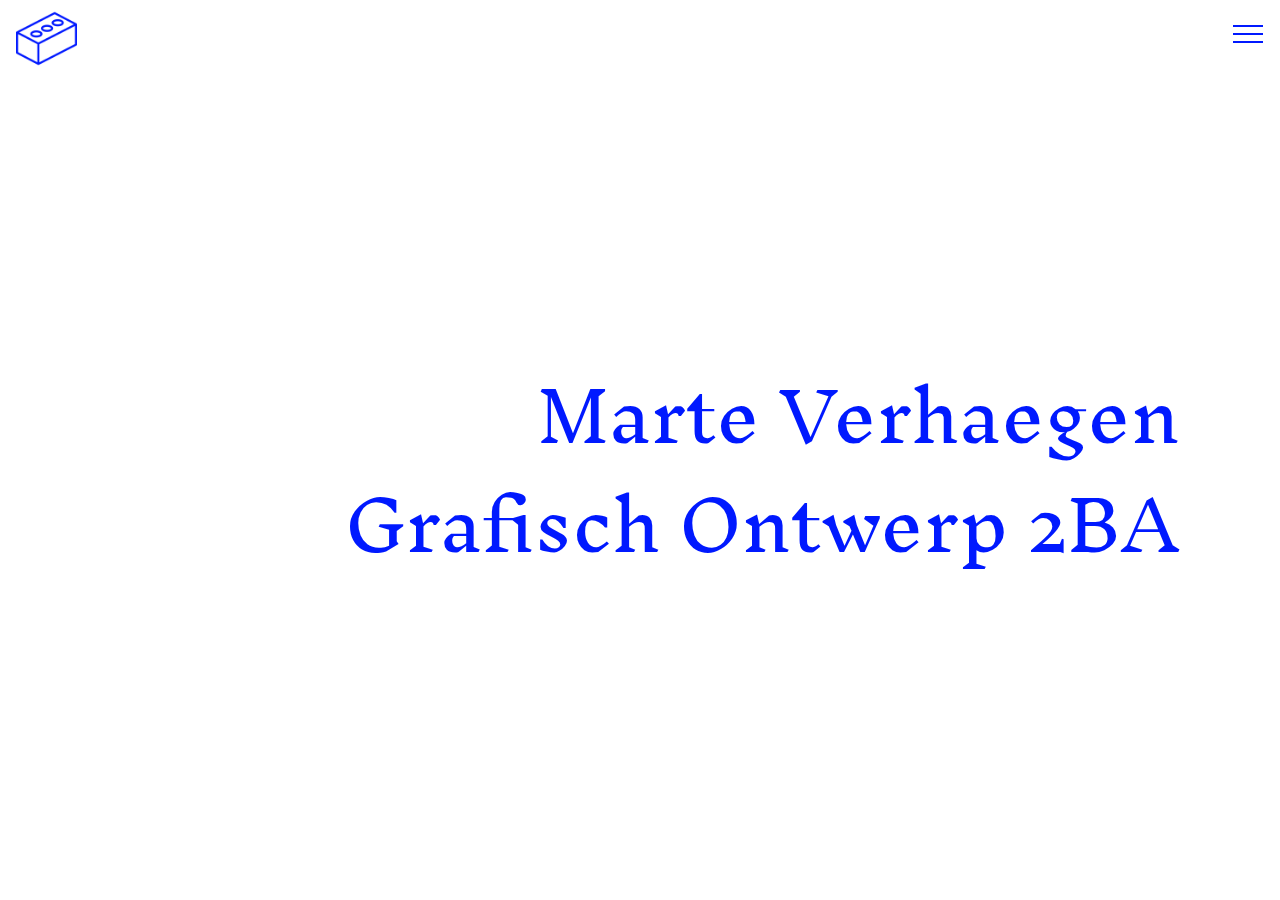
<file: index.html>
<!DOCTYPE html>
<html >
<head>
  <!-- Site made with Mobirise Website Builder v4.8.3, https://mobirise.com -->
  <meta charset="UTF-8">
  <meta http-equiv="X-UA-Compatible" content="IE=edge">
  <meta name="generator" content="Mobirise v4.8.3, mobirise.com">
  <meta name="viewport" content="width=device-width, initial-scale=1, minimum-scale=1">
  <link rel="shortcut icon" href="assets/images/2.svg" type="image/x-icon">
  <meta name="description" content="">
  <title>Home</title>
  <link rel="stylesheet" href="assets/web/assets/mobirise-icons/mobirise-icons.css">
  <link rel="stylesheet" href="assets/tether/tether.min.css">
  <link rel="stylesheet" href="assets/bootstrap/css/bootstrap.min.css">
  <link rel="stylesheet" href="assets/bootstrap/css/bootstrap-grid.min.css">
  <link rel="stylesheet" href="assets/bootstrap/css/bootstrap-reboot.min.css">
  <link rel="stylesheet" href="assets/dropdown/css/style.css">
  <link rel="stylesheet" href="assets/theme/css/style.css">
  <link rel="stylesheet" href="assets/mobirise/css/mbr-additional.css" type="text/css">
  
  
  
</head>
<body>
  <section class="menu cid-qTkzRZLJNu" once="menu" id="menu1-0">

    

    <nav class="navbar navbar-expand beta-menu navbar-dropdown align-items-center navbar-fixed-top collapsed">
        <button class="navbar-toggler navbar-toggler-right" type="button" data-toggle="collapse" data-target="#navbarSupportedContent" aria-controls="navbarSupportedContent" aria-expanded="false" aria-label="Toggle navigation">
            <div class="hamburger">
                <span></span>
                <span></span>
                <span></span>
                <span></span>
            </div>
        </button>
        <div class="menu-logo">
            <div class="navbar-brand">
                <span class="navbar-logo">
                    <a href="index.html">
                         <img src="assets/images/brick-copy2-142x142.png" alt="home" title="" style="height: 3.8rem;">
                    </a>
                </span>
                <span class="navbar-caption-wrap"><a class="navbar-caption text-primary display-5" href="index.html"></a></span>
            </div>
        </div>
        <div class="collapse navbar-collapse" id="navbarSupportedContent">
            <ul class="navbar-nav nav-dropdown nav-right" data-app-modern-menu="true"><li class="nav-item dropdown">
                    <a class="nav-link link text-primary display-5" href="work.html" aria-expanded="true">
                        
                        Werk</a>
                </li><li class="nav-item"><a class="nav-link link text-primary display-5" href="anders.html" aria-expanded="true">
                        
                        Anders</a></li><li class="nav-item">
                    <a class="nav-link link text-primary display-5" href="contact.html">Contact</a>
                </li></ul>
            
        </div>
    </nav>
</section>

<section class="engine"><a href="https://mobiri.se/c">free website builder</a></section><section class="mbr-section content4 cid-r5qJXlIx6B" id="content4-9">

    

    <div class="container">
        <div class="media-container-row">
            <div class="title col-12 col-md-8">
                
                
                
            </div>
        </div>
    </div>
</section>

<section once="" class="cid-r5qJgAI647" id="footer6-7">

    

    

    <div class="container">
        <div class="media-container-row align-center mbr-white">
            <div class="col-12">
                <p class="mbr-text mb-0 mbr-fonts-style display-1">
                    Marte Verhaegen<br>Grafisch Ontwerp 2BA</p>
            </div>
        </div>
    </div>
</section>


  <script src="assets/web/assets/jquery/jquery.min.js"></script>
  <script src="assets/popper/popper.min.js"></script>
  <script src="assets/tether/tether.min.js"></script>
  <script src="assets/bootstrap/js/bootstrap.min.js"></script>
  <script src="assets/smoothscroll/smooth-scroll.js"></script>
  <script src="assets/dropdown/js/script.min.js"></script>
  <script src="assets/touchswipe/jquery.touch-swipe.min.js"></script>
  <script src="assets/theme/js/script.js"></script>
  
  
</body>
</html>
</file>
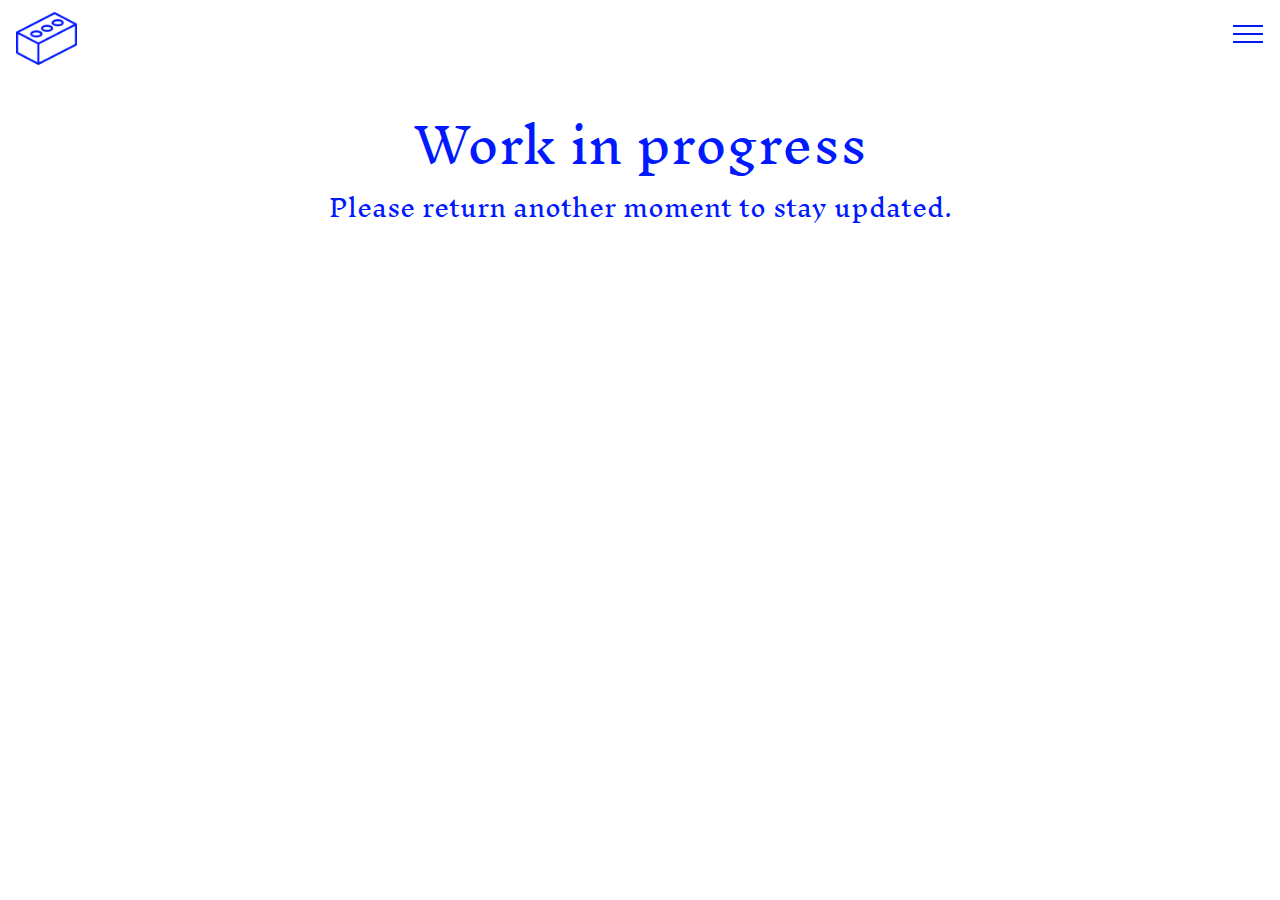
<file: anders.html>
<!DOCTYPE html>
<html >
<head>
  <!-- Site made with Mobirise Website Builder v4.8.3, https://mobirise.com -->
  <meta charset="UTF-8">
  <meta http-equiv="X-UA-Compatible" content="IE=edge">
  <meta name="generator" content="Mobirise v4.8.3, mobirise.com">
  <meta name="viewport" content="width=device-width, initial-scale=1, minimum-scale=1">
  <link rel="shortcut icon" href="assets/images/2.svg" type="image/x-icon">
  <meta name="description" content="Site Builder Description">
  <title>Anders</title>
  <link rel="stylesheet" href="assets/web/assets/mobirise-icons/mobirise-icons.css">
  <link rel="stylesheet" href="assets/tether/tether.min.css">
  <link rel="stylesheet" href="assets/bootstrap/css/bootstrap.min.css">
  <link rel="stylesheet" href="assets/bootstrap/css/bootstrap-grid.min.css">
  <link rel="stylesheet" href="assets/bootstrap/css/bootstrap-reboot.min.css">
  <link rel="stylesheet" href="assets/dropdown/css/style.css">
  <link rel="stylesheet" href="assets/theme/css/style.css">
  <link rel="stylesheet" href="assets/mobirise/css/mbr-additional.css" type="text/css">
  
  
  
</head>
<body>
  <section class="menu cid-qTkzRZLJNu" once="menu" id="menu1-j">

    

    <nav class="navbar navbar-expand beta-menu navbar-dropdown align-items-center navbar-fixed-top collapsed">
        <button class="navbar-toggler navbar-toggler-right" type="button" data-toggle="collapse" data-target="#navbarSupportedContent" aria-controls="navbarSupportedContent" aria-expanded="false" aria-label="Toggle navigation">
            <div class="hamburger">
                <span></span>
                <span></span>
                <span></span>
                <span></span>
            </div>
        </button>
        <div class="menu-logo">
            <div class="navbar-brand">
                <span class="navbar-logo">
                    <a href="index.html">
                         <img src="assets/images/brick-copy2-142x142.png" alt="home" title="" style="height: 3.8rem;">
                    </a>
                </span>
                <span class="navbar-caption-wrap"><a class="navbar-caption text-primary display-5" href="index.html"></a></span>
            </div>
        </div>
        <div class="collapse navbar-collapse" id="navbarSupportedContent">
            <ul class="navbar-nav nav-dropdown nav-right" data-app-modern-menu="true"><li class="nav-item dropdown">
                    <a class="nav-link link text-primary display-5" href="work.html" aria-expanded="true">
                        
                        Werk</a>
                </li><li class="nav-item"><a class="nav-link link text-primary display-5" href="anders.html" aria-expanded="true">
                        
                        Anders</a></li><li class="nav-item">
                    <a class="nav-link link text-primary display-5" href="contact.html">Contact</a>
                </li></ul>
            
        </div>
    </nav>
</section>

<section class="engine"><a href="https://mobiri.se">Mobirise</a></section><section class="mbr-section content4 cid-r65smQIszg" id="content4-3">

    

    <div class="container">
        <div class="media-container-row">
            <div class="title col-12 col-md-8">
                <h2 class="align-center pb-3 mbr-fonts-style display-2">Work in progress</h2>
                <h3 class="mbr-section-subtitle align-center mbr-light mbr-fonts-style display-5">
                    Please return another moment to stay updated.</h3>
                
            </div>
        </div>
    </div>
</section>


  <script src="assets/web/assets/jquery/jquery.min.js"></script>
  <script src="assets/popper/popper.min.js"></script>
  <script src="assets/tether/tether.min.js"></script>
  <script src="assets/bootstrap/js/bootstrap.min.js"></script>
  <script src="assets/smoothscroll/smooth-scroll.js"></script>
  <script src="assets/dropdown/js/script.min.js"></script>
  <script src="assets/touchswipe/jquery.touch-swipe.min.js"></script>
  <script src="assets/theme/js/script.js"></script>
  
  
</body>
</html>
</file>
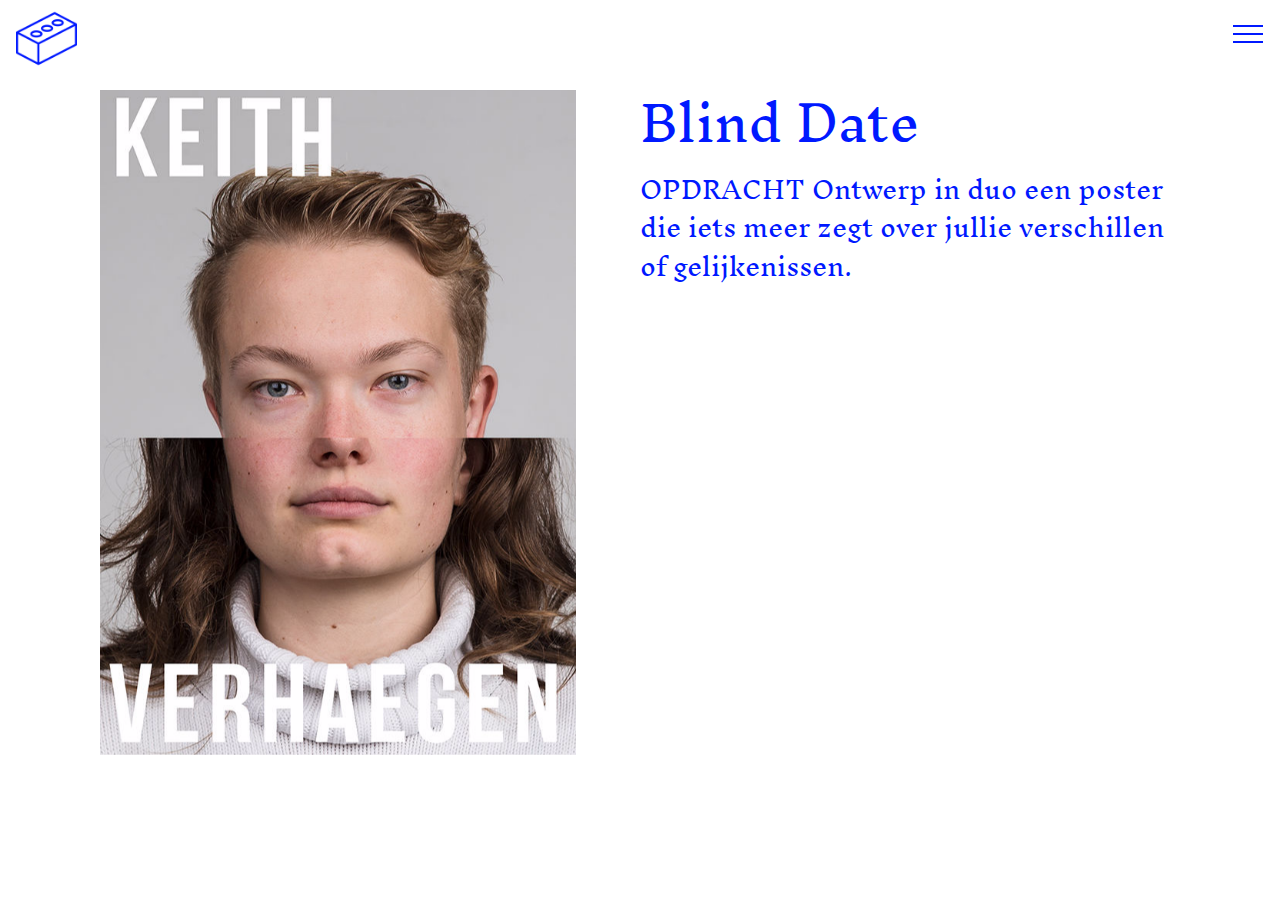
<file: blinddate.html>
<!DOCTYPE html>
<html >
<head>
  <!-- Site made with Mobirise Website Builder v4.8.3, https://mobirise.com -->
  <meta charset="UTF-8">
  <meta http-equiv="X-UA-Compatible" content="IE=edge">
  <meta name="generator" content="Mobirise v4.8.3, mobirise.com">
  <meta name="viewport" content="width=device-width, initial-scale=1, minimum-scale=1">
  <link rel="shortcut icon" href="assets/images/2.svg" type="image/x-icon">
  <meta name="description" content="Website Builder Description">
  <title>Blind Date</title>
  <link rel="stylesheet" href="assets/web/assets/mobirise-icons/mobirise-icons.css">
  <link rel="stylesheet" href="assets/tether/tether.min.css">
  <link rel="stylesheet" href="assets/bootstrap/css/bootstrap.min.css">
  <link rel="stylesheet" href="assets/bootstrap/css/bootstrap-grid.min.css">
  <link rel="stylesheet" href="assets/bootstrap/css/bootstrap-reboot.min.css">
  <link rel="stylesheet" href="assets/dropdown/css/style.css">
  <link rel="stylesheet" href="assets/theme/css/style.css">
  <link rel="stylesheet" href="assets/mobirise/css/mbr-additional.css" type="text/css">
  
  
  
</head>
<body>
  <section class="menu cid-qTkzRZLJNu" once="menu" id="menu1-5">

    

    <nav class="navbar navbar-expand beta-menu navbar-dropdown align-items-center navbar-fixed-top collapsed">
        <button class="navbar-toggler navbar-toggler-right" type="button" data-toggle="collapse" data-target="#navbarSupportedContent" aria-controls="navbarSupportedContent" aria-expanded="false" aria-label="Toggle navigation">
            <div class="hamburger">
                <span></span>
                <span></span>
                <span></span>
                <span></span>
            </div>
        </button>
        <div class="menu-logo">
            <div class="navbar-brand">
                <span class="navbar-logo">
                    <a href="index.html">
                         <img src="assets/images/brick-copy2-142x142.png" alt="home" title="" style="height: 3.8rem;">
                    </a>
                </span>
                <span class="navbar-caption-wrap"><a class="navbar-caption text-primary display-5" href="index.html"></a></span>
            </div>
        </div>
        <div class="collapse navbar-collapse" id="navbarSupportedContent">
            <ul class="navbar-nav nav-dropdown nav-right" data-app-modern-menu="true"><li class="nav-item dropdown">
                    <a class="nav-link link text-primary display-5" href="work.html" aria-expanded="true">
                        
                        Werk</a>
                </li><li class="nav-item"><a class="nav-link link text-primary display-5" href="anders.html" aria-expanded="true">
                        
                        Anders</a></li><li class="nav-item">
                    <a class="nav-link link text-primary display-5" href="contact.html">Contact</a>
                </li></ul>
            
        </div>
    </nav>
</section>

<section class="engine"><a href="https://mobiri.se/d">free web maker</a></section><section class="features11 cid-r5g5FzavtJ" id="features11-6">

    

    

    <div class="container">   
        <div class="col-md-12">
            <div class="media-container-row">
                <div class="mbr-figure" style="width: 50%;">
                    <img src="assets/images/1-1-620x877.jpg" alt="Mobirise" title="">
                </div>
                <div class=" align-left aside-content">
                    <h2 class="mbr-title pt-2 mbr-fonts-style display-2">
                        Blind Date</h2>
                    <div class="mbr-section-text">
                        <p class="mbr-text mb-5 pt-3 mbr-light mbr-fonts-style display-5">OPDRACHT Ontwerp in duo een poster die iets meer zegt over jullie verschillen of gelijkenissen.</p>
                    </div>

                    
                </div>
            </div>
        </div> 
    </div>          
</section>


  <script src="assets/web/assets/jquery/jquery.min.js"></script>
  <script src="assets/popper/popper.min.js"></script>
  <script src="assets/tether/tether.min.js"></script>
  <script src="assets/bootstrap/js/bootstrap.min.js"></script>
  <script src="assets/smoothscroll/smooth-scroll.js"></script>
  <script src="assets/dropdown/js/script.min.js"></script>
  <script src="assets/touchswipe/jquery.touch-swipe.min.js"></script>
  <script src="assets/theme/js/script.js"></script>
  
  
</body>
</html>
</file>
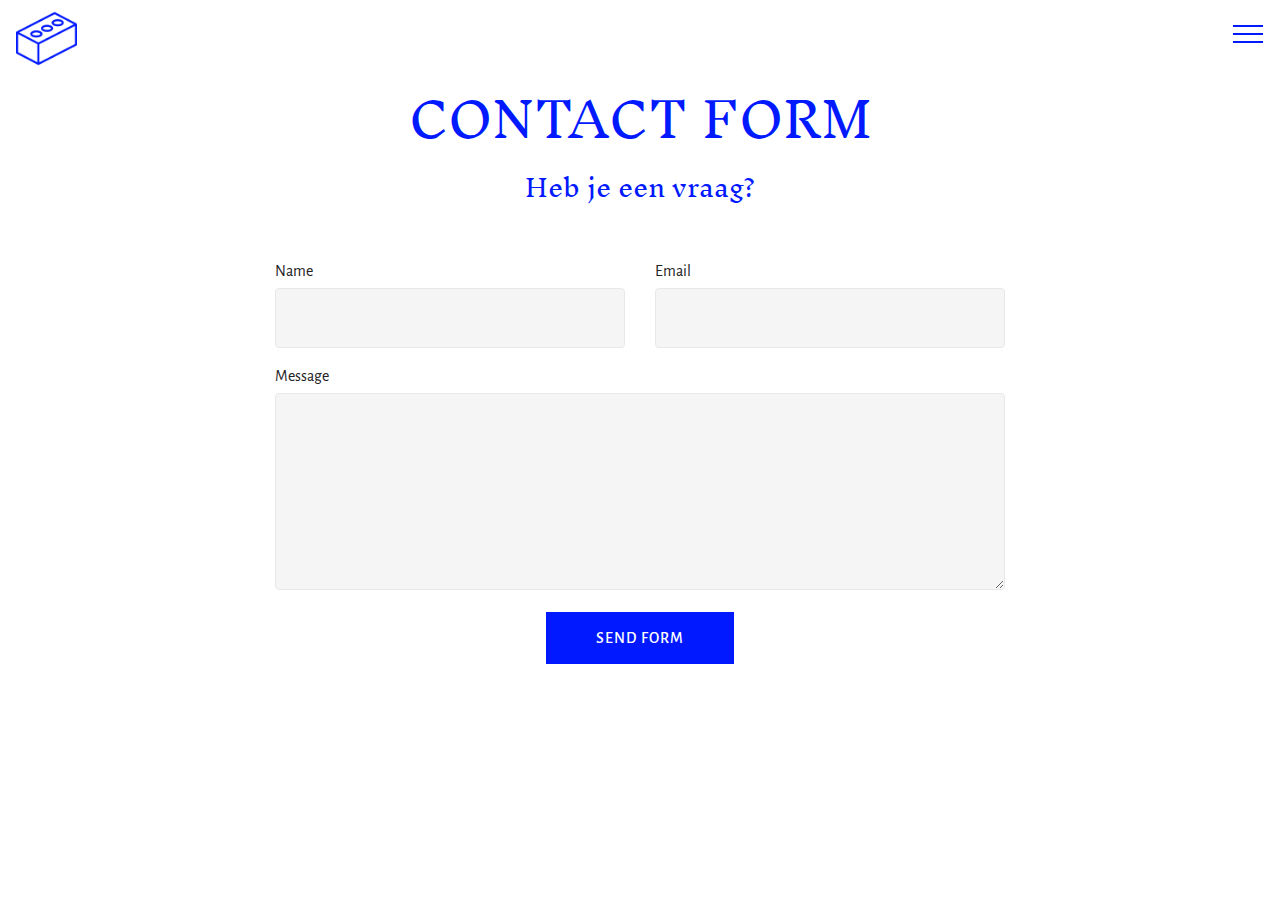
<file: contact.html>
<!DOCTYPE html>
<html >
<head>
  <!-- Site made with Mobirise Website Builder v4.8.3, https://mobirise.com -->
  <meta charset="UTF-8">
  <meta http-equiv="X-UA-Compatible" content="IE=edge">
  <meta name="generator" content="Mobirise v4.8.3, mobirise.com">
  <meta name="viewport" content="width=device-width, initial-scale=1, minimum-scale=1">
  <link rel="shortcut icon" href="assets/images/2.svg" type="image/x-icon">
  <meta name="description" content="Contact Page">
  <title>Contact</title>
  <link rel="stylesheet" href="assets/web/assets/mobirise-icons/mobirise-icons.css">
  <link rel="stylesheet" href="assets/tether/tether.min.css">
  <link rel="stylesheet" href="assets/bootstrap/css/bootstrap.min.css">
  <link rel="stylesheet" href="assets/bootstrap/css/bootstrap-grid.min.css">
  <link rel="stylesheet" href="assets/bootstrap/css/bootstrap-reboot.min.css">
  <link rel="stylesheet" href="assets/dropdown/css/style.css">
  <link rel="stylesheet" href="assets/theme/css/style.css">
  <link rel="stylesheet" href="assets/mobirise/css/mbr-additional.css" type="text/css">
  
  
  
</head>
<body>
  <section class="menu cid-qTkzRZLJNu" once="menu" id="menu1-4">

    

    <nav class="navbar navbar-expand beta-menu navbar-dropdown align-items-center navbar-fixed-top collapsed">
        <button class="navbar-toggler navbar-toggler-right" type="button" data-toggle="collapse" data-target="#navbarSupportedContent" aria-controls="navbarSupportedContent" aria-expanded="false" aria-label="Toggle navigation">
            <div class="hamburger">
                <span></span>
                <span></span>
                <span></span>
                <span></span>
            </div>
        </button>
        <div class="menu-logo">
            <div class="navbar-brand">
                <span class="navbar-logo">
                    <a href="index.html">
                         <img src="assets/images/brick-copy2-142x142.png" alt="home" title="" style="height: 3.8rem;">
                    </a>
                </span>
                <span class="navbar-caption-wrap"><a class="navbar-caption text-primary display-5" href="index.html"></a></span>
            </div>
        </div>
        <div class="collapse navbar-collapse" id="navbarSupportedContent">
            <ul class="navbar-nav nav-dropdown nav-right" data-app-modern-menu="true"><li class="nav-item dropdown">
                    <a class="nav-link link text-primary display-5" href="work.html" aria-expanded="true">
                        
                        Werk</a>
                </li><li class="nav-item"><a class="nav-link link text-primary display-5" href="anders.html" aria-expanded="true">
                        
                        Anders</a></li><li class="nav-item">
                    <a class="nav-link link text-primary display-5" href="contact.html">Contact</a>
                </li></ul>
            
        </div>
    </nav>
</section>

<section class="engine"><a href="https://mobiri.se/l">free web templates</a></section><section class="mbr-section form1 cid-r60DtrIut7" id="form1-3">

    

    
    <div class="container">
        <div class="row justify-content-center">
            <div class="title col-12 col-lg-8">
                <h2 class="mbr-section-title align-center pb-3 mbr-fonts-style display-2">
                    CONTACT FORM
                </h2>
                <h3 class="mbr-section-subtitle align-center mbr-light pb-3 mbr-fonts-style display-5">
                    Heb je een vraag?</h3>
            </div>
        </div>
    </div>
    <div class="container">
        <div class="row justify-content-center">
            <div class="media-container-column col-lg-8" data-form-type="formoid">
                    <div data-form-alert="" hidden="">Thanks for filling out the form!</div>
            
                    <form class="mbr-form" action="https://mobirise.com/" method="post" data-form-title="Mobirise Form"><input type="hidden" name="email" data-form-email="true" value="Bzcrq5H9oIPsOJya5mhY48+mp+0Njv9CUehp17NjZZvFA7Zf8ylmTioa1qBH7dF1Mdiieu3eQbqND/d/zhVF129miZoNusDu6kt375V7/j/xebcSmL8qVVPHsCmCeXlR">
                        <div class="row row-sm-offset">
                            <div class="col-md-4 multi-horizontal" data-for="name">
                                <div class="form-group">
                                    <label class="form-control-label mbr-fonts-style display-7" for="name-form1-3">Name</label>
                                    <input type="text" class="form-control" name="name" data-form-field="Name" required="" id="name-form1-3">
                                </div>
                            </div>
                            <div class="col-md-4 multi-horizontal" data-for="email">
                                <div class="form-group">
                                    <label class="form-control-label mbr-fonts-style display-7" for="email-form1-3">Email</label>
                                    <input type="email" class="form-control" name="email" data-form-field="Email" required="" id="email-form1-3">
                                </div>
                            </div>
                            
                        </div>
                        <div class="form-group" data-for="message">
                            <label class="form-control-label mbr-fonts-style display-7" for="message-form1-3">Message</label>
                            <textarea type="text" class="form-control" name="message" rows="7" data-form-field="Message" id="message-form1-3"></textarea>
                        </div>
            
                        <span class="input-group-btn">
                            <button href="" type="submit" class="btn btn-primary btn-form display-4">SEND FORM</button>
                        </span>
                    </form>
            </div>
        </div>
    </div>
</section>


  <script src="assets/web/assets/jquery/jquery.min.js"></script>
  <script src="assets/popper/popper.min.js"></script>
  <script src="assets/tether/tether.min.js"></script>
  <script src="assets/bootstrap/js/bootstrap.min.js"></script>
  <script src="assets/smoothscroll/smooth-scroll.js"></script>
  <script src="assets/dropdown/js/script.min.js"></script>
  <script src="assets/touchswipe/jquery.touch-swipe.min.js"></script>
  <script src="assets/theme/js/script.js"></script>
  <script src="assets/formoid/formoid.min.js"></script>
  
  
</body>
</html>
</file>
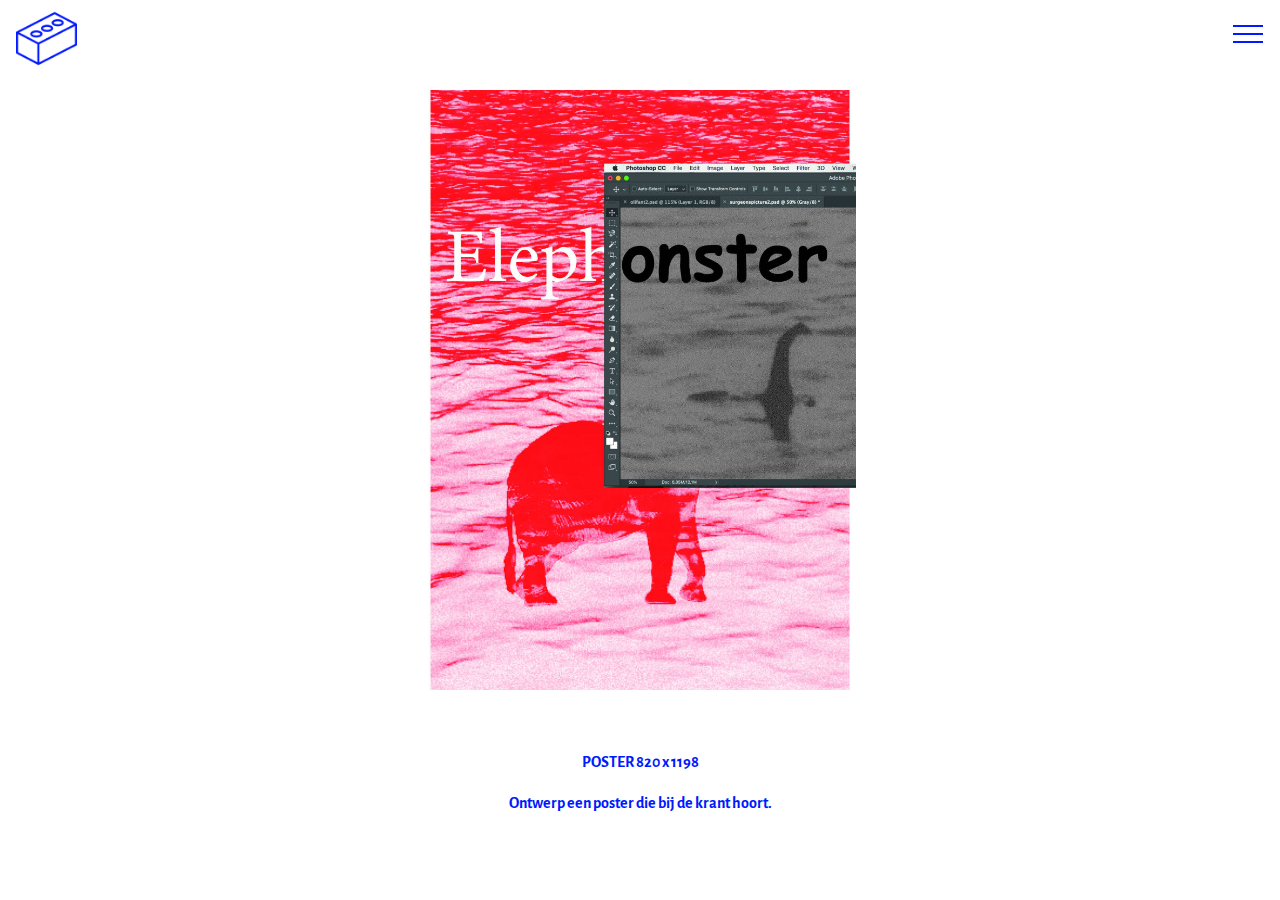
<file: lochnessposter.html>
<!DOCTYPE html>
<html >
<head>
  <!-- Site made with Mobirise Website Builder v4.8.3, https://mobirise.com -->
  <meta charset="UTF-8">
  <meta http-equiv="X-UA-Compatible" content="IE=edge">
  <meta name="generator" content="Mobirise v4.8.3, mobirise.com">
  <meta name="viewport" content="width=device-width, initial-scale=1, minimum-scale=1">
  <link rel="shortcut icon" href="assets/images/2.svg" type="image/x-icon">
  <meta name="description" content="Web Page Maker Description">
  <title>Poster Loch Ness</title>
  <link rel="stylesheet" href="assets/web/assets/mobirise-icons/mobirise-icons.css">
  <link rel="stylesheet" href="assets/tether/tether.min.css">
  <link rel="stylesheet" href="assets/bootstrap/css/bootstrap.min.css">
  <link rel="stylesheet" href="assets/bootstrap/css/bootstrap-grid.min.css">
  <link rel="stylesheet" href="assets/bootstrap/css/bootstrap-reboot.min.css">
  <link rel="stylesheet" href="assets/dropdown/css/style.css">
  <link rel="stylesheet" href="assets/theme/css/style.css">
  <link rel="stylesheet" href="assets/mobirise/css/mbr-additional.css" type="text/css">
  
  
  
</head>
<body>
  <section class="menu cid-qTkzRZLJNu" once="menu" id="menu1-3">

    

    <nav class="navbar navbar-expand beta-menu navbar-dropdown align-items-center navbar-fixed-top collapsed">
        <button class="navbar-toggler navbar-toggler-right" type="button" data-toggle="collapse" data-target="#navbarSupportedContent" aria-controls="navbarSupportedContent" aria-expanded="false" aria-label="Toggle navigation">
            <div class="hamburger">
                <span></span>
                <span></span>
                <span></span>
                <span></span>
            </div>
        </button>
        <div class="menu-logo">
            <div class="navbar-brand">
                <span class="navbar-logo">
                    <a href="index.html">
                         <img src="assets/images/brick-copy2-142x142.png" alt="home" title="" style="height: 3.8rem;">
                    </a>
                </span>
                <span class="navbar-caption-wrap"><a class="navbar-caption text-primary display-5" href="index.html"></a></span>
            </div>
        </div>
        <div class="collapse navbar-collapse" id="navbarSupportedContent">
            <ul class="navbar-nav nav-dropdown nav-right" data-app-modern-menu="true"><li class="nav-item dropdown">
                    <a class="nav-link link text-primary display-5" href="work.html" aria-expanded="true">
                        
                        Werk</a>
                </li><li class="nav-item"><a class="nav-link link text-primary display-5" href="anders.html" aria-expanded="true">
                        
                        Anders</a></li><li class="nav-item">
                    <a class="nav-link link text-primary display-5" href="contact.html">Contact</a>
                </li></ul>
            
        </div>
    </nav>
</section>

<section class="engine"><a href="https://mobiri.se/r">bootstrap templates</a></section><section class="cid-raHKJ2WG8e" id="image1-4">

    

    <figure class="mbr-figure container">
            <div class="image-block" style="width: 39%;">
                <img src="assets/images/poster1-1-2000x2770-800x1108.jpg" width="1400" alt="Mobirise" title="">
                
            </div>
    </figure>
</section>

<section class="mbr-section article content1 cid-raHKLwx4j2" id="content1-5">
    
     

    <div class="container">
        <div class="media-container-row">
            <div class="mbr-text col-12 col-md-8 mbr-fonts-style display-7"><p><strong>POSTER 820 x 1198</strong></p><p><strong>Ontwerp een poster die bij de krant hoort.</strong></p></div>
        </div>
    </div>
</section>


  <script src="assets/web/assets/jquery/jquery.min.js"></script>
  <script src="assets/popper/popper.min.js"></script>
  <script src="assets/tether/tether.min.js"></script>
  <script src="assets/bootstrap/js/bootstrap.min.js"></script>
  <script src="assets/smoothscroll/smooth-scroll.js"></script>
  <script src="assets/dropdown/js/script.min.js"></script>
  <script src="assets/touchswipe/jquery.touch-swipe.min.js"></script>
  <script src="assets/theme/js/script.js"></script>
  
  
</body>
</html>
</file>
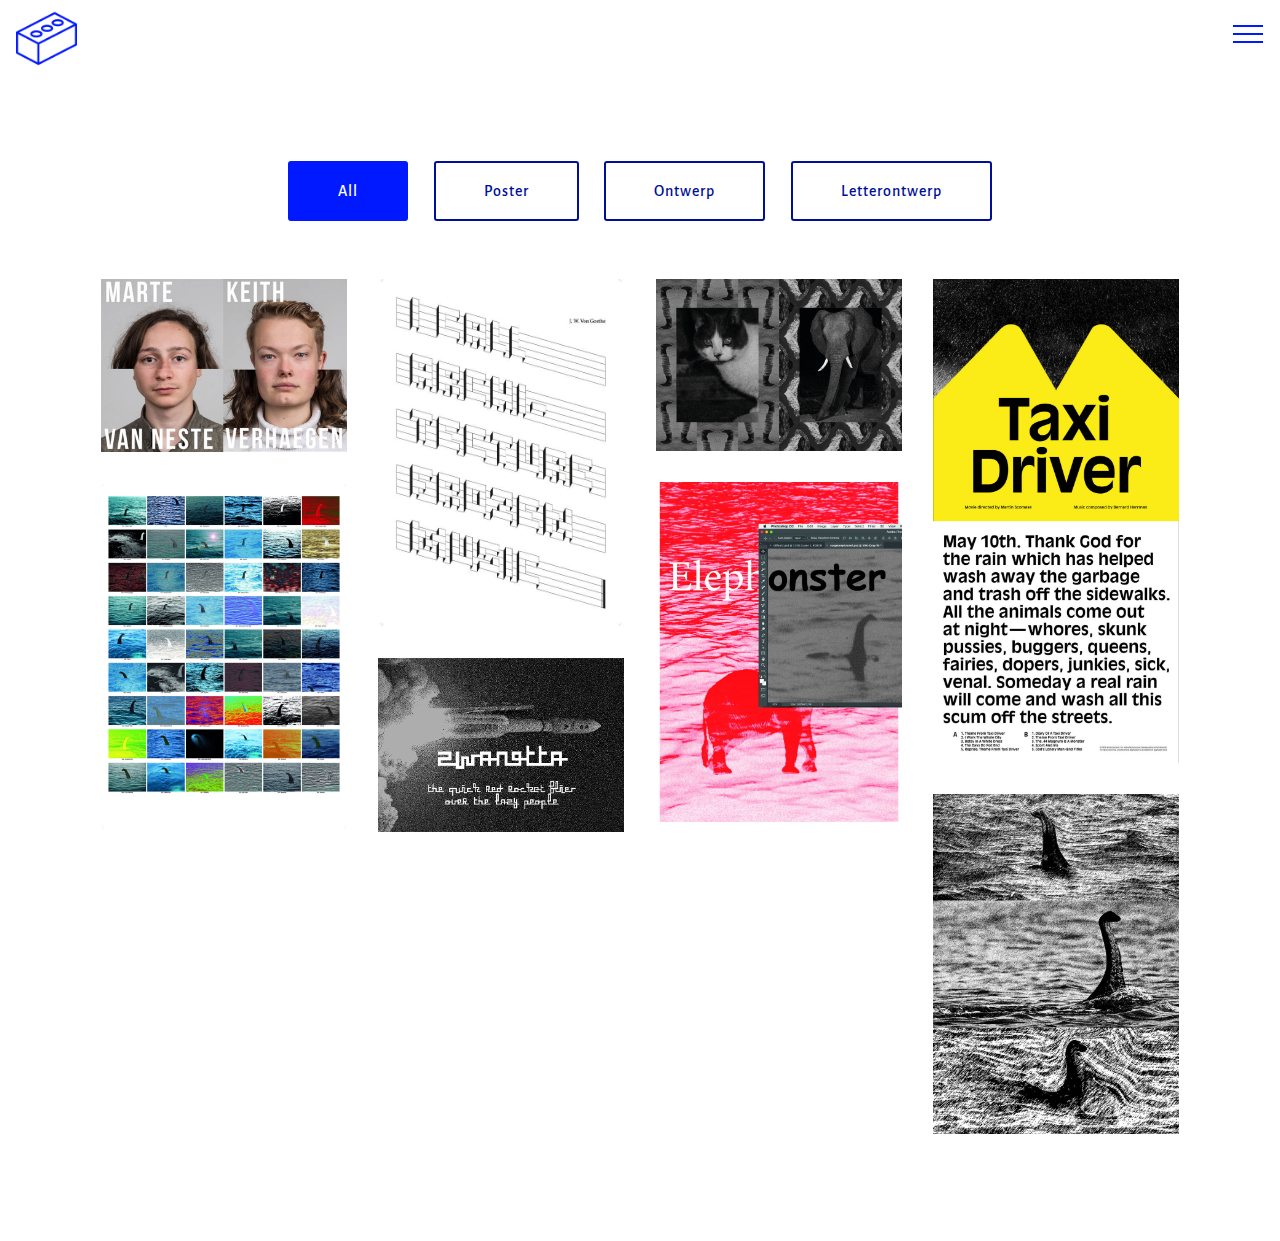
<file: work.html>
<!DOCTYPE html>
<html >
<head>
  <!-- Site made with Mobirise Website Builder v4.8.3, https://mobirise.com -->
  <meta charset="UTF-8">
  <meta http-equiv="X-UA-Compatible" content="IE=edge">
  <meta name="generator" content="Mobirise v4.8.3, mobirise.com">
  <meta name="viewport" content="width=device-width, initial-scale=1, minimum-scale=1">
  <link rel="shortcut icon" href="assets/images/2.svg" type="image/x-icon">
  <meta name="description" content="Web Builder Description">
  <title>Work</title>
  <link rel="stylesheet" href="assets/web/assets/mobirise-icons/mobirise-icons.css">
  <link rel="stylesheet" href="assets/tether/tether.min.css">
  <link rel="stylesheet" href="assets/bootstrap/css/bootstrap.min.css">
  <link rel="stylesheet" href="assets/bootstrap/css/bootstrap-grid.min.css">
  <link rel="stylesheet" href="assets/bootstrap/css/bootstrap-reboot.min.css">
  <link rel="stylesheet" href="assets/dropdown/css/style.css">
  <link rel="stylesheet" href="assets/theme/css/style.css">
  <link rel="stylesheet" href="assets/gallery/style.css">
  <link rel="stylesheet" href="assets/mobirise/css/mbr-additional.css" type="text/css">
  
  
  
</head>
<body>
  <section class="menu cid-qTkzRZLJNu" once="menu" id="menu1-4">

    

    <nav class="navbar navbar-expand beta-menu navbar-dropdown align-items-center navbar-fixed-top collapsed">
        <button class="navbar-toggler navbar-toggler-right" type="button" data-toggle="collapse" data-target="#navbarSupportedContent" aria-controls="navbarSupportedContent" aria-expanded="false" aria-label="Toggle navigation">
            <div class="hamburger">
                <span></span>
                <span></span>
                <span></span>
                <span></span>
            </div>
        </button>
        <div class="menu-logo">
            <div class="navbar-brand">
                <span class="navbar-logo">
                    <a href="index.html">
                         <img src="assets/images/brick-copy2-142x142.png" alt="home" title="" style="height: 3.8rem;">
                    </a>
                </span>
                <span class="navbar-caption-wrap"><a class="navbar-caption text-primary display-5" href="index.html"></a></span>
            </div>
        </div>
        <div class="collapse navbar-collapse" id="navbarSupportedContent">
            <ul class="navbar-nav nav-dropdown nav-right" data-app-modern-menu="true"><li class="nav-item dropdown">
                    <a class="nav-link link text-primary display-5" href="work.html" aria-expanded="true">
                        
                        Werk</a>
                </li><li class="nav-item"><a class="nav-link link text-primary display-5" href="anders.html" aria-expanded="true">
                        
                        Anders</a></li><li class="nav-item">
                    <a class="nav-link link text-primary display-5" href="contact.html">Contact</a>
                </li></ul>
            
        </div>
    </nav>
</section>

<section class="engine"><a href="https://mobiri.se/h">how to create a web page for free</a></section><section class="mbr-gallery mbr-slider-carousel cid-r7lwQiNTM1" id="gallery2-3">

    

    <div class="container">
        <div><!-- Filter --><div class="mbr-gallery-filter container gallery-filter-active"><ul buttons="0"><li class="mbr-gallery-filter-all"><a class="btn btn-md btn-primary-outline active display-7" href="">All</a></li></ul></div><!-- Gallery --><div class="mbr-gallery-row"><div class="mbr-gallery-layout-default"><div><div><div class="mbr-gallery-item mbr-gallery-item--p2" data-video-url="false" data-tags="Poster"><div href="#lb-gallery2-3" data-slide-to="0" data-toggle="modal"><img src="assets/images/blind-date-842x595-800x565.jpg" alt="" title=""><span class="icon-focus"></span></div></div><div class="mbr-gallery-item mbr-gallery-item--p2" data-video-url="false" data-tags="Poster"><div href="#lb-gallery2-3" data-slide-to="1" data-toggle="modal"><img src="assets/images/quote-1-595x842-595x842.jpg" alt="" title=""><span class="icon-focus"></span></div></div><div class="mbr-gallery-item mbr-gallery-item--p2" data-video-url="false" data-tags="Ontwerp"><div href="#lb-gallery2-3" data-slide-to="2" data-toggle="modal"><img src="assets/images/abcd-909x636-800x560.jpg" alt="" title=""><span class="icon-focus"></span></div></div><div class="mbr-gallery-item mbr-gallery-item--p2" data-video-url="false" data-tags="Ontwerp"><div href="#lb-gallery2-3" data-slide-to="3" data-toggle="modal"><img src="assets/images/forma-final-956x1885-800x1577.jpg" alt="" title=""><span class="icon-focus"></span></div></div><div class="mbr-gallery-item mbr-gallery-item--p2" data-video-url="false" data-tags="Poster"><div href="#lb-gallery2-3" data-slide-to="4" data-toggle="modal"><img src="assets/images/poster1-1-2000x2770-800x1108.jpg" alt="" title=""><span class="icon-focus"></span></div></div><div class="mbr-gallery-item mbr-gallery-item--p2" data-video-url="false" data-tags="Ontwerp"><div href="#lb-gallery2-3" data-slide-to="5" data-toggle="modal"><img src="assets/images/poster-2-2000x2816-800x1126.jpg" alt="" title=""><span class="icon-focus"></span></div></div><div class="mbr-gallery-item mbr-gallery-item--p2" data-video-url="false" data-tags="Letterontwerp"><div href="#lb-gallery2-3" data-slide-to="6" data-toggle="modal"><img src="assets/images/zwanetta-761x539-761x539.png" alt="" title=""><span class="icon-focus"></span></div></div><div class="mbr-gallery-item mbr-gallery-item--p2" data-video-url="false" data-tags="Ontwerp"><div href="#lb-gallery2-3" data-slide-to="7" data-toggle="modal"><img src="assets/images/golf.2-3-1182x1637-800x1108.jpg" alt="" title=""><span class="icon-focus"></span></div></div></div></div><div class="clearfix"></div></div></div><!-- Lightbox --><div data-app-prevent-settings="" class="mbr-slider modal fade carousel slide" tabindex="-1" data-keyboard="true" data-interval="false" id="lb-gallery2-3"><div class="modal-dialog"><div class="modal-content"><div class="modal-body"><div class="carousel-inner"><div class="carousel-item"><img src="assets/images/blind-date-842x595.jpg" alt="" title=""></div><div class="carousel-item"><img src="assets/images/quote-1-595x842.jpg" alt="" title=""></div><div class="carousel-item"><img src="assets/images/abcd-909x636.jpg" alt="" title=""></div><div class="carousel-item"><img src="assets/images/forma-final-956x1885.jpg" alt="" title=""></div><div class="carousel-item"><img src="assets/images/-poster1-1-2000x2770.jpg" alt="" title=""></div><div class="carousel-item active"><img src="assets/images/-poster-2-2000x2816.jpg" alt="" title=""></div><div class="carousel-item"><img src="assets/images/zwanetta-761x539.png" alt="" title=""></div><div class="carousel-item"><img src="assets/images/-golf.2-3-1182x1637.jpg" alt="" title=""></div></div><a class="carousel-control carousel-control-prev" role="button" data-slide="prev" href="#lb-gallery2-3"><span class="mbri-left mbr-iconfont" aria-hidden="true"></span><span class="sr-only">Previous</span></a><a class="carousel-control carousel-control-next" role="button" data-slide="next" href="#lb-gallery2-3"><span class="mbri-right mbr-iconfont" aria-hidden="true"></span><span class="sr-only">Next</span></a><a class="close" href="#" role="button" data-dismiss="modal"><span class="sr-only">Close</span></a></div></div></div></div></div>
    </div>

</section>


  <script src="assets/web/assets/jquery/jquery.min.js"></script>
  <script src="assets/popper/popper.min.js"></script>
  <script src="assets/tether/tether.min.js"></script>
  <script src="assets/bootstrap/js/bootstrap.min.js"></script>
  <script src="assets/smoothscroll/smooth-scroll.js"></script>
  <script src="assets/dropdown/js/script.min.js"></script>
  <script src="assets/touchswipe/jquery.touch-swipe.min.js"></script>
  <script src="assets/vimeoplayer/jquery.mb.vimeo_player.js"></script>
  <script src="assets/bootstrapcarouselswipe/bootstrap-carousel-swipe.js"></script>
  <script src="assets/masonry/masonry.pkgd.min.js"></script>
  <script src="assets/imagesloaded/imagesloaded.pkgd.min.js"></script>
  <script src="assets/theme/js/script.js"></script>
  <script src="assets/gallery/player.min.js"></script>
  <script src="assets/gallery/script.js"></script>
  <script src="assets/slidervideo/script.js"></script>
  
  
</body>
</html>
</file>
<file: assets/web/assets/mobirise-icons/mobirise-icons.css>
@font-face {
  font-family: 'MobiriseIcons';
  src:  url('mobirise-icons.eot?spat4u');
  src:  url('mobirise-icons.eot?spat4u#iefix') format('embedded-opentype'),
    url('mobirise-icons.ttf?spat4u') format('truetype'),
    url('mobirise-icons.woff?spat4u') format('woff'),
    url('mobirise-icons.svg?spat4u#MobiriseIcons') format('svg');
  font-weight: normal;
  font-style: normal;
}

[class^="mbri-"], [class*=" mbri-"] {
  /* use !important to prevent issues with browser extensions that change fonts */
  font-family: MobiriseIcons !important;
  speak: none;
  font-style: normal;
  font-weight: normal;
  font-variant: normal;
  text-transform: none;
  line-height: 1;

  /* Better Font Rendering =========== */
  -webkit-font-smoothing: antialiased;
  -moz-osx-font-smoothing: grayscale;
}

.mbri-add-submenu:before {
  content: "\e900";
}
.mbri-alert:before {
  content: "\e901";
}
.mbri-align-center:before {
  content: "\e902";
}
.mbri-align-justify:before {
  content: "\e903";
}
.mbri-align-left:before {
  content: "\e904";
}
.mbri-align-right:before {
  content: "\e905";
}
.mbri-android:before {
  content: "\e906";
}
.mbri-apple:before {
  content: "\e907";
}
.mbri-arrow-down:before {
  content: "\e908";
}
.mbri-arrow-next:before {
  content: "\e909";
}
.mbri-arrow-prev:before {
  content: "\e90a";
}
.mbri-arrow-up:before {
  content: "\e90b";
}
.mbri-bold:before {
  content: "\e90c";
}
.mbri-bookmark:before {
  content: "\e90d";
}
.mbri-bootstrap:before {
  content: "\e90e";
}
.mbri-briefcase:before {
  content: "\e90f";
}
.mbri-browse:before {
  content: "\e910";
}
.mbri-bulleted-list:before {
  content: "\e911";
}
.mbri-calendar:before {
  content: "\e912";
}
.mbri-camera:before {
  content: "\e913";
}
.mbri-cart-add:before {
  content: "\e914";
}
.mbri-cart-full:before {
  content: "\e915";
}
.mbri-cash:before {
  content: "\e916";
}
.mbri-change-style:before {
  content: "\e917";
}
.mbri-chat:before {
  content: "\e918";
}
.mbri-clock:before {
  content: "\e919";
}
.mbri-close:before {
  content: "\e91a";
}
.mbri-cloud:before {
  content: "\e91b";
}
.mbri-code:before {
  content: "\e91c";
}
.mbri-contact-form:before {
  content: "\e91d";
}
.mbri-credit-card:before {
  content: "\e91e";
}
.mbri-cursor-click:before {
  content: "\e91f";
}
.mbri-cust-feedback:before {
  content: "\e920";
}
.mbri-database:before {
  content: "\e921";
}
.mbri-delivery:before {
  content: "\e922";
}
.mbri-desktop:before {
  content: "\e923";
}
.mbri-devices:before {
  content: "\e924";
}
.mbri-down:before {
  content: "\e925";
}
.mbri-download:before {
  content: "\e989";
}
.mbri-drag-n-drop:before {
  content: "\e927";
}
.mbri-drag-n-drop2:before {
  content: "\e928";
}
.mbri-edit:before {
  content: "\e929";
}
.mbri-edit2:before {
  content: "\e92a";
}
.mbri-error:before {
  content: "\e92b";
}
.mbri-extension:before {
  content: "\e92c";
}
.mbri-features:before {
  content: "\e92d";
}
.mbri-file:before {
  content: "\e92e";
}
.mbri-flag:before {
  content: "\e92f";
}
.mbri-folder:before {
  content: "\e930";
}
.mbri-gift:before {
  content: "\e931";
}
.mbri-github:before {
  content: "\e932";
}
.mbri-globe:before {
  content: "\e933";
}
.mbri-globe-2:before {
  content: "\e934";
}
.mbri-growing-chart:before {
  content: "\e935";
}
.mbri-hearth:before {
  content: "\e936";
}
.mbri-help:before {
  content: "\e937";
}
.mbri-home:before {
  content: "\e938";
}
.mbri-hot-cup:before {
  content: "\e939";
}
.mbri-idea:before {
  content: "\e93a";
}
.mbri-image-gallery:before {
  content: "\e93b";
}
.mbri-image-slider:before {
  content: "\e93c";
}
.mbri-info:before {
  content: "\e93d";
}
.mbri-italic:before {
  content: "\e93e";
}
.mbri-key:before {
  content: "\e93f";
}
.mbri-laptop:before {
  content: "\e940";
}
.mbri-layers:before {
  content: "\e941";
}
.mbri-left-right:before {
  content: "\e942";
}
.mbri-left:before {
  content: "\e943";
}
.mbri-letter:before {
  content: "\e944";
}
.mbri-like:before {
  content: "\e945";
}
.mbri-link:before {
  content: "\e946";
}
.mbri-lock:before {
  content: "\e947";
}
.mbri-login:before {
  content: "\e948";
}
.mbri-logout:before {
  content: "\e949";
}
.mbri-magic-stick:before {
  content: "\e94a";
}
.mbri-map-pin:before {
  content: "\e94b";
}
.mbri-menu:before {
  content: "\e94c";
}
.mbri-mobile:before {
  content: "\e94d";
}
.mbri-mobile2:before {
  content: "\e94e";
}
.mbri-mobirise:before {
  content: "\e94f";
}
.mbri-more-horizontal:before {
  content: "\e950";
}
.mbri-more-vertical:before {
  content: "\e951";
}
.mbri-music:before {
  content: "\e952";
}
.mbri-new-file:before {
  content: "\e953";
}
.mbri-numbered-list:before {
  content: "\e954";
}
.mbri-opened-folder:before {
  content: "\e955";
}
.mbri-pages:before {
  content: "\e956";
}
.mbri-paper-plane:before {
  content: "\e957";
}
.mbri-paperclip:before {
  content: "\e958";
}
.mbri-photo:before {
  content: "\e959";
}
.mbri-photos:before {
  content: "\e95a";
}
.mbri-pin:before {
  content: "\e95b";
}
.mbri-play:before {
  content: "\e95c";
}
.mbri-plus:before {
  content: "\e95d";
}
.mbri-preview:before {
  content: "\e95e";
}
.mbri-print:before {
  content: "\e95f";
}
.mbri-protect:before {
  content: "\e960";
}
.mbri-question:before {
  content: "\e961";
}
.mbri-quote-left:before {
  content: "\e962";
}
.mbri-quote-right:before {
  content: "\e963";
}
.mbri-refresh:before {
  content: "\e964";
}
.mbri-responsive:before {
  content: "\e965";
}
.mbri-right:before {
  content: "\e966";
}
.mbri-rocket:before {
  content: "\e967";
}
.mbri-sad-face:before {
  content: "\e968";
}
.mbri-sale:before {
  content: "\e969";
}
.mbri-save:before {
  content: "\e96a";
}
.mbri-search:before {
  content: "\e96b";
}
.mbri-setting:before {
  content: "\e96c";
}
.mbri-setting2:before {
  content: "\e96d";
}
.mbri-setting3:before {
  content: "\e96e";
}
.mbri-share:before {
  content: "\e96f";
}
.mbri-shopping-bag:before {
  content: "\e970";
}
.mbri-shopping-basket:before {
  content: "\e971";
}
.mbri-shopping-cart:before {
  content: "\e972";
}
.mbri-sites:before {
  content: "\e973";
}
.mbri-smile-face:before {
  content: "\e974";
}
.mbri-speed:before {
  content: "\e975";
}
.mbri-star:before {
  content: "\e976";
}
.mbri-success:before {
  content: "\e977";
}
.mbri-sun:before {
  content: "\e978";
}
.mbri-sun2:before {
  content: "\e979";
}
.mbri-tablet:before {
  content: "\e97a";
}
.mbri-tablet-vertical:before {
  content: "\e97b";
}
.mbri-target:before {
  content: "\e97c";
}
.mbri-timer:before {
  content: "\e97d";
}
.mbri-to-ftp:before {
  content: "\e97e";
}
.mbri-to-local-drive:before {
  content: "\e97f";
}
.mbri-touch-swipe:before {
  content: "\e980";
}
.mbri-touch:before {
  content: "\e981";
}
.mbri-trash:before {
  content: "\e982";
}
.mbri-underline:before {
  content: "\e983";
}
.mbri-unlink:before {
  content: "\e984";
}
.mbri-unlock:before {
  content: "\e985";
}
.mbri-up-down:before {
  content: "\e986";
}
.mbri-up:before {
  content: "\e987";
}
.mbri-update:before {
  content: "\e988";
}
.mbri-upload:before {
 content: "\e926"; 
}
.mbri-user:before {
  content: "\e98a";
}
.mbri-user2:before {
  content: "\e98b";
}
.mbri-users:before {
  content: "\e98c";
}
.mbri-video:before {
  content: "\e98d";
}
.mbri-video-play:before {
  content: "\e98e";
}
.mbri-watch:before {
  content: "\e98f";
}
.mbri-website-theme:before {
  content: "\e990";
}
.mbri-wifi:before {
  content: "\e991";
}
.mbri-windows:before {
  content: "\e992";
}
.mbri-zoom-out:before {
  content: "\e993";
}
.mbri-redo:before {
  content: "\e994";
}
.mbri-undo:before {
  content: "\e995";
}
</file>
<file: assets/dropdown/css/style.css>
.navbar-dropdown {
  left: 0;
  padding: 0;
  position: absolute;
  right: 0;
  top: 0;
  transition: all 0.45s ease;
  z-index: 1030;
  background: #282828; }
  .navbar-dropdown .navbar-logo {
    margin-right: 0.8rem;
    transition: margin 0.3s ease-in-out;
    vertical-align: middle; }
    .navbar-dropdown .navbar-logo img {
      height: 3.125rem;
      transition: all 0.3s ease-in-out; }
    .navbar-dropdown .navbar-logo.mbr-iconfont {
      font-size: 3.125rem;
      line-height: 3.125rem; }
  .navbar-dropdown .navbar-caption {
    font-weight: 700;
    white-space: normal;
    vertical-align: -4px;
    line-height: 3.125rem !important; }
    .navbar-dropdown .navbar-caption, .navbar-dropdown .navbar-caption:hover {
      color: inherit;
      text-decoration: none; }
  .navbar-dropdown .mbr-iconfont + .navbar-caption {
    vertical-align: -1px; }
  .navbar-dropdown.navbar-fixed-top {
    position: fixed; }
  .navbar-dropdown .navbar-brand span {
    vertical-align: -4px; }
  .navbar-dropdown.bg-color.transparent {
    background: none; }
  .navbar-dropdown.navbar-short .navbar-brand {
    padding: 0.625rem 0; }
    .navbar-dropdown.navbar-short .navbar-brand span {
      vertical-align: -1px; }
  .navbar-dropdown.navbar-short .navbar-caption {
    line-height: 2.375rem !important;
    vertical-align: -2px; }
  .navbar-dropdown.navbar-short .navbar-logo {
    margin-right: 0.5rem; }
    .navbar-dropdown.navbar-short .navbar-logo img {
      height: 2.375rem; }
    .navbar-dropdown.navbar-short .navbar-logo.mbr-iconfont {
      font-size: 2.375rem;
      line-height: 2.375rem; }
  .navbar-dropdown.navbar-short .mbr-table-cell {
    height: 3.625rem; }
  .navbar-dropdown .navbar-close {
    left: 0.6875rem;
    position: fixed;
    top: 0.75rem;
    z-index: 1000; }
  .navbar-dropdown .hamburger-icon {
    content: "";
    display: inline-block;
    vertical-align: middle;
    width: 16px;
    -webkit-box-shadow: 0 -6px 0 1px #282828,0 0 0 1px #282828,0 6px 0 1px #282828;
    -moz-box-shadow: 0 -6px 0 1px #282828,0 0 0 1px #282828,0 6px 0 1px #282828;
    box-shadow: 0 -6px 0 1px #282828,0 0 0 1px #282828,0 6px 0 1px #282828; }

.dropdown-menu .dropdown-toggle[data-toggle="dropdown-submenu"]::after {
  border-bottom: 0.35em solid transparent;
  border-left: 0.35em solid;
  border-right: 0;
  border-top: 0.35em solid transparent;
  margin-left: 0.3rem; }

.dropdown-menu .dropdown-item:focus {
  outline: 0; }

.nav-dropdown {
  font-size: 0.75rem;
  font-weight: 500;
  height: auto !important; }
  .nav-dropdown .nav-btn {
    padding-left: 1rem; }
  .nav-dropdown .link {
    margin: .667em 1.667em;
    font-weight: 500;
    padding: 0;
    transition: color .2s ease-in-out; }
    .nav-dropdown .link.dropdown-toggle {
      margin-right: 2.583em; }
      .nav-dropdown .link.dropdown-toggle::after {
        margin-left: .25rem;
        border-top: 0.35em solid;
        border-right: 0.35em solid transparent;
        border-left: 0.35em solid transparent;
        border-bottom: 0; }
      .nav-dropdown .link.dropdown-toggle[aria-expanded="true"] {
        margin: 0;
        padding: 0.667em 3.263em  0.667em 1.667em; }
  .nav-dropdown .link::after,
  .nav-dropdown .dropdown-item::after {
    color: inherit; }
  .nav-dropdown .btn {
    font-size: 0.75rem;
    font-weight: 700;
    letter-spacing: 0;
    margin-bottom: 0;
    padding-left: 1.25rem;
    padding-right: 1.25rem; }
  .nav-dropdown .dropdown-menu {
    border-radius: 0;
    border: 0;
    left: 0;
    margin: 0;
    padding-bottom: 1.25rem;
    padding-top: 1.25rem;
    position: relative; }
  .nav-dropdown .dropdown-submenu {
    margin-left: 0.125rem;
    top: 0; }
  .nav-dropdown .dropdown-item {
    font-weight: 500;
    line-height: 2;
    padding: 0.3846em 4.615em 0.3846em 1.5385em;
    position: relative;
    transition: color .2s ease-in-out, background-color .2s ease-in-out; }
    .nav-dropdown .dropdown-item::after {
      margin-top: -0.3077em;
      position: absolute;
      right: 1.1538em;
      top: 50%; }
    .nav-dropdown .dropdown-item:focus, .nav-dropdown .dropdown-item:hover {
      background: none; }

@media (max-width: 767px) {
  .nav-dropdown.navbar-toggleable-sm {
    bottom: 0;
    display: none;
    left: 0;
    overflow-x: hidden;
    position: fixed;
    top: 0;
    transform: translateX(-100%);
    -ms-transform: translateX(-100%);
    -webkit-transform: translateX(-100%);
    width: 18.75rem;
    z-index: 999; } }
.nav-dropdown.navbar-toggleable-xl {
  bottom: 0;
  display: none;
  left: 0;
  overflow-x: hidden;
  position: fixed;
  top: 0;
  transform: translateX(-100%);
  -ms-transform: translateX(-100%);
  -webkit-transform: translateX(-100%);
  width: 18.75rem;
  z-index: 999; }

.nav-dropdown-sm {
  display: block !important;
  overflow-x: hidden;
  overflow: auto;
  padding-top: 3.875rem; }
  .nav-dropdown-sm::after {
    content: "";
    display: block;
    height: 3rem;
    width: 100%; }
  .nav-dropdown-sm.collapse.in ~ .navbar-close {
    display: block !important; }
  .nav-dropdown-sm.collapsing, .nav-dropdown-sm.collapse.in {
    transform: translateX(0);
    -ms-transform: translateX(0);
    -webkit-transform: translateX(0);
    transition: all 0.25s ease-out;
    -webkit-transition: all 0.25s ease-out;
    background: #282828; }
  .nav-dropdown-sm.collapsing[aria-expanded="false"] {
    transform: translateX(-100%);
    -ms-transform: translateX(-100%);
    -webkit-transform: translateX(-100%); }
  .nav-dropdown-sm .nav-item {
    display: block;
    margin-left: 0 !important;
    padding-left: 0; }
  .nav-dropdown-sm .link,
  .nav-dropdown-sm .dropdown-item {
    border-top: 1px dotted rgba(255, 255, 255, 0.1);
    font-size: 0.8125rem;
    line-height: 1.6;
    margin: 0 !important;
    padding: 0.875rem 2.4rem 0.875rem 1.5625rem !important;
    position: relative;
    white-space: normal; }
    .nav-dropdown-sm .link:focus, .nav-dropdown-sm .link:hover,
    .nav-dropdown-sm .dropdown-item:focus,
    .nav-dropdown-sm .dropdown-item:hover {
      background: rgba(0, 0, 0, 0.2) !important;
      color: #c0a375; }
  .nav-dropdown-sm .nav-btn {
    position: relative;
    padding: 1.5625rem 1.5625rem 0 1.5625rem; }
    .nav-dropdown-sm .nav-btn::before {
      border-top: 1px dotted rgba(255, 255, 255, 0.1);
      content: "";
      left: 0;
      position: absolute;
      top: 0;
      width: 100%; }
    .nav-dropdown-sm .nav-btn + .nav-btn {
      padding-top: 0.625rem; }
      .nav-dropdown-sm .nav-btn + .nav-btn::before {
        display: none; }
  .nav-dropdown-sm .btn {
    padding: 0.625rem 0; }
  .nav-dropdown-sm .dropdown-toggle[data-toggle="dropdown-submenu"]::after {
    margin-left: .25rem;
    border-top: 0.35em solid;
    border-right: 0.35em solid transparent;
    border-left: 0.35em solid transparent;
    border-bottom: 0; }
  .nav-dropdown-sm .dropdown-toggle[data-toggle="dropdown-submenu"][aria-expanded="true"]::after {
    border-top: 0;
    border-right: 0.35em solid transparent;
    border-left: 0.35em solid transparent;
    border-bottom: 0.35em solid; }
  .nav-dropdown-sm .dropdown-menu {
    margin: 0;
    padding: 0;
    position: relative;
    top: 0;
    left: 0;
    width: 100%;
    border: 0;
    float: none;
    border-radius: 0;
    background: none; }
  .nav-dropdown-sm .dropdown-submenu {
    left: 100%;
    margin-left: 0.125rem;
    margin-top: -1.25rem;
    top: 0; }

.navbar-toggleable-sm .nav-dropdown .dropdown-menu {
  position: absolute; }

.navbar-toggleable-sm .nav-dropdown .dropdown-submenu {
  left: 100%;
  margin-left: 0.125rem;
  margin-top: -1.25rem;
  top: 0; }

.navbar-toggleable-sm.opened .nav-dropdown .dropdown-menu {
  position: relative; }

.navbar-toggleable-sm.opened .nav-dropdown .dropdown-submenu {
  left: 0;
  margin-left: 00rem;
  margin-top: 0rem;
  top: 0; }

.is-builder .nav-dropdown.collapsing {
  transition: none !important; }

/*# sourceMappingURL=style.css.map */
</file>
<file: assets/theme/css/style.css>
/*!
 * Mobirise v4 theme (https://mobirise.com/)
 * Copyright 2017 Mobirise
 */section{background-color:#eeeeee}section,.container,.container-fluid{position:relative;word-wrap:break-word}a.mbr-iconfont:hover{text-decoration:none}.article .lead p,.article .lead ul,.article .lead ol,.article .lead pre,.article .lead blockquote{margin-bottom:0}a{font-style:normal;font-weight:400;cursor:pointer}a,a:hover{text-decoration:none}figure{margin-bottom:0}body{color:#232323}h1,h2,h3,h4,h5,h6,.h1,.h2,.h3,.h4,.h5,.h6,.display-1,.display-2,.display-3,.display-4{line-height:1;word-break:break-word;word-wrap:break-word}b,strong{font-weight:bold}blockquote{padding:10px 0 10px 20px;position:relative;border-left:2px solid;border-color:#ff3366}input:-webkit-autofill,input:-webkit-autofill:hover,input:-webkit-autofill:focus,input:-webkit-autofill:active{transition-delay:9999s;transition-property:background-color, color}textarea[type="hidden"]{display:none}body{position:relative}section{background-position:50% 50%;background-repeat:no-repeat;background-size:cover}section .mbr-background-video,section .mbr-background-video-preview{position:absolute;bottom:0;left:0;right:0;top:0}.hidden{visibility:hidden}.mbr-z-index20{z-index:20}/*! Base colors */.mbr-white{color:#ffffff}.mbr-black{color:#000000}.mbr-bg-white{background-color:#ffffff}.mbr-bg-black{background-color:#000000}/*! Text-aligns */.align-left{text-align:left}.align-center{text-align:center}.align-right{text-align:right}@media (max-width: 767px){.align-left,.align-center,.align-right,.mbr-section-btn,.mbr-section-title{text-align:center}}/*! Font-weight  */.mbr-light{font-weight:300}.mbr-regular{font-weight:400}.mbr-semibold{font-weight:500}.mbr-bold{font-weight:700}/*! Media  */.media-size-item{-webkit-flex:1 1 auto;-moz-flex:1 1 auto;-ms-flex:1 1 auto;-o-flex:1 1 auto;flex:1 1 auto}.media-content{-webkit-flex-basis:100%;flex-basis:100%}.media-container-row{display:-ms-flexbox;display:-webkit-flex;display:flex;-webkit-flex-direction:row;-ms-flex-direction:row;flex-direction:row;-webkit-flex-wrap:wrap;-ms-flex-wrap:wrap;flex-wrap:wrap;-webkit-justify-content:center;-ms-flex-pack:center;justify-content:center;-webkit-align-content:center;-ms-flex-line-pack:center;align-content:center;-webkit-align-items:start;-ms-flex-align:start;align-items:start}.media-container-row .media-size-item{width:400px}.media-container-column{display:-ms-flexbox;display:-webkit-flex;display:flex;-webkit-flex-direction:column;-ms-flex-direction:column;flex-direction:column;-webkit-flex-wrap:wrap;-ms-flex-wrap:wrap;flex-wrap:wrap;-webkit-justify-content:center;-ms-flex-pack:center;justify-content:center;-webkit-align-content:center;-ms-flex-line-pack:center;align-content:center;-webkit-align-items:stretch;-ms-flex-align:stretch;align-items:stretch}.media-container-column>*{width:100%}@media (min-width: 992px){.media-container-row{-webkit-flex-wrap:nowrap;-ms-flex-wrap:nowrap;flex-wrap:nowrap}}figure{overflow:hidden}figure[mbr-media-size]{transition:width 0.1s}.mbr-figure img,.mbr-figure iframe{display:block;width:100%}.card{background-color:transparent;border:none}.card-img{text-align:center;flex-shrink:0;-webkit-flex-shrink:0}.media{max-width:100%;margin:0 auto}.mbr-figure{-ms-flex-item-align:center;-ms-grid-row-align:center;-webkit-align-self:center;align-self:center}.media-container>div{max-width:100%}.mbr-figure img,.card-img img{width:100%}@media (max-width: 991px){.media-size-item{width:auto !important}.media{width:auto}.mbr-figure{width:100% !important}}/*! Buttons */.mbr-section-btn{margin-left:-.25rem;margin-right:-.25rem;font-size:0}nav .mbr-section-btn{margin-left:0rem;margin-right:0rem}/*! Btn icon margin */.btn .mbr-iconfont,.btn.btn-sm .mbr-iconfont{cursor:pointer;margin-right:0.5rem}.btn.btn-md .mbr-iconfont,.btn.btn-md .mbr-iconfont{margin-right:0.8rem}.mbr-regular{font-weight:400}.mbr-semibold{font-weight:500}.mbr-bold{font-weight:700}[type="submit"]{-webkit-appearance:none}/*! Full-screen */.mbr-fullscreen .mbr-overlay{min-height:100vh}.mbr-fullscreen{display:flex;display:-webkit-flex;display:-moz-flex;display:-ms-flex;display:-o-flex;align-items:center;-webkit-align-items:center;min-height:100vh;padding-top:3rem;padding-bottom:3rem}/*! Map */.map{height:25rem;position:relative}.map iframe{width:100%;height:100%}.form-asterisk{font-family:initial;position:absolute;top:-2px;font-weight:normal}/*! Scroll to top arrow */.mbr-arrow-up{bottom:25px;right:90px;position:fixed;text-align:right;z-index:5000;color:#ffffff;font-size:32px;transform:rotate(180deg);-webkit-transform:rotate(180deg)}.mbr-arrow-up a{background:rgba(0,0,0,0.2);border-radius:3px;color:#fff;display:inline-block;height:60px;width:60px;outline-style:none !important;position:relative;text-decoration:none;transition:all .3s ease-in-out;cursor:pointer;text-align:center}.mbr-arrow-up a:hover{background-color:rgba(0,0,0,0.4)}.mbr-arrow-up a i{line-height:60px}.mbr-arrow-up-icon{display:block;color:#fff}.mbr-arrow-up-icon::before{content:"\203a";display:inline-block;font-family:serif;font-size:32px;line-height:1;font-style:normal;position:relative;top:6px;left:-4px;-webkit-transform:rotate(-90deg);transform:rotate(-90deg)}/*! Arrow Down */.mbr-arrow{position:absolute;bottom:45px;left:50%;width:60px;height:60px;cursor:pointer;background-color:rgba(80,80,80,0.5);border-radius:50%;-webkit-transform:translateX(-50%);transform:translateX(-50%)}.mbr-arrow>a{display:inline-block;text-decoration:none;outline-style:none;-webkit-animation:arrowdown 1.7s ease-in-out infinite;animation:arrowdown 1.7s ease-in-out infinite}.mbr-arrow>a>i{position:absolute;top:-2px;left:15px;font-size:2rem}@keyframes arrowdown{0%{transform:translateY(0px);-webkit-transform:translateY(0px)}50%{transform:translateY(-5px);-webkit-transform:translateY(-5px)}100%{transform:translateY(0px);-webkit-transform:translateY(0px)}}@-webkit-keyframes arrowdown{0%{transform:translateY(0px);-webkit-transform:translateY(0px)}50%{transform:translateY(-5px);-webkit-transform:translateY(-5px)}100%{transform:translateY(0px);-webkit-transform:translateY(0px)}}@media (max-width: 500px){.mbr-arrow-up{left:50%;right:auto;transform:translateX(-50%) rotate(180deg);-webkit-transform:translateX(-50%) rotate(180deg)}}@keyframes gradient-animation{from{background-position:0% 100%;animation-timing-function:ease-in-out}to{background-position:100% 0%;animation-timing-function:ease-in-out}}@-webkit-keyframes gradient-animation{from{background-position:0% 100%;animation-timing-function:ease-in-out}to{background-position:100% 0%;animation-timing-function:ease-in-out}}.bg-gradient{background-size:200% 200%;animation:gradient-animation 5s infinite alternate;-webkit-animation:gradient-animation 5s infinite alternate}.menu .navbar-brand{display:-webkit-flex}.menu .navbar-brand span{display:flex;display:-webkit-flex}.menu .navbar-brand .navbar-caption-wrap{display:-webkit-flex}.menu .navbar-brand .navbar-logo img{display:-webkit-flex}@media (min-width: 768px) and (max-width: 991px){.menu .navbar-toggleable-sm .navbar-nav{display:-webkit-box;display:-webkit-flex;display:-ms-flexbox}}@media (min-width: 992px){.menu .navbar-nav.nav-dropdown{display:-webkit-flex}.menu .navbar-toggleable-sm .navbar-collapse{display:-webkit-flex !important}}.navbar{display:-webkit-flex;-webkit-flex-wrap:wrap;-webkit-align-items:center;-webkit-justify-content:space-between}.navbar-collapse{-webkit-flex-basis:100%;-webkit-flex-grow:1;-webkit-align-items:center}.nav-dropdown .link{padding:.667em 1.667em !important;margin:0 !important}.nav{display:-webkit-flex;-webkit-flex-wrap:wrap}.row{display:-webkit-flex;-webkit-flex-wrap:wrap}.justify-content-center{-webkit-justify-content:center}.form-inline{display:-webkit-flex;-webkit-flex-flow:row wrap;-webkit-align-items:center}.card-wrapper{flex:1;-webkit-flex:1}.carousel-control{display:-webkit-flex;-webkit-align-items:center;-webkit-justify-content:center}.carousel-controls{display:-webkit-flex}.media{display:-webkit-flex}
/*# sourceMappingURL=style.css.map */
.engine {
	position: absolute;
	text-indent: -2400px;
	text-align: center;
	padding: 0;
	top: 0;
	left: -2400px;
}
</file>
<file: assets/mobirise/css/mbr-additional.css>
@import url(https://fonts.googleapis.com/css?family=Inknut+Antiqua:300,400,500,600,700,800,900);
@import url(https://fonts.googleapis.com/css?family=Alegreya+Sans:100,100i,300,300i,400,400i,500,500i,700,700i,800,800i,900,900i);





body {
  font-style: normal;
  line-height: 1.5;
}
.mbr-section-title {
  font-style: normal;
  line-height: 1.2;
}
.mbr-section-subtitle {
  line-height: 1.3;
}
.mbr-text {
  font-style: normal;
  line-height: 1.6;
}
.display-1 {
  font-family: 'Inknut Antiqua', serif;
  font-size: 4.25rem;
}
.display-1 > .mbr-iconfont {
  font-size: 6.8rem;
}
.display-2 {
  font-family: 'Inknut Antiqua', serif;
  font-size: 3rem;
}
.display-2 > .mbr-iconfont {
  font-size: 4.8rem;
}
.display-4 {
  font-family: 'Alegreya Sans', sans-serif;
  font-size: 1rem;
}
.display-4 > .mbr-iconfont {
  font-size: 1.6rem;
}
.display-5 {
  font-family: 'Inknut Antiqua', serif;
  font-size: 1.5rem;
}
.display-5 > .mbr-iconfont {
  font-size: 2.4rem;
}
.display-7 {
  font-family: 'Alegreya Sans', sans-serif;
  font-size: 1rem;
}
.display-7 > .mbr-iconfont {
  font-size: 1.6rem;
}
/* ---- Fluid typography for mobile devices ---- */
/* 1.4 - font scale ratio ( bootstrap == 1.42857 ) */
/* 100vw - current viewport width */
/* (48 - 20)  48 == 48rem == 768px, 20 == 20rem == 320px(minimal supported viewport) */
/* 0.65 - min scale variable, may vary */
@media (max-width: 768px) {
  .display-1 {
    font-size: 3.4rem;
    font-size: calc( 2.1374999999999997rem + (4.25 - 2.1374999999999997) * ((100vw - 20rem) / (48 - 20)));
    line-height: calc( 1.4 * (2.1374999999999997rem + (4.25 - 2.1374999999999997) * ((100vw - 20rem) / (48 - 20))));
  }
  .display-2 {
    font-size: 2.4rem;
    font-size: calc( 1.7rem + (3 - 1.7) * ((100vw - 20rem) / (48 - 20)));
    line-height: calc( 1.4 * (1.7rem + (3 - 1.7) * ((100vw - 20rem) / (48 - 20))));
  }
  .display-4 {
    font-size: 0.8rem;
    font-size: calc( 1rem + (1 - 1) * ((100vw - 20rem) / (48 - 20)));
    line-height: calc( 1.4 * (1rem + (1 - 1) * ((100vw - 20rem) / (48 - 20))));
  }
  .display-5 {
    font-size: 1.2rem;
    font-size: calc( 1.175rem + (1.5 - 1.175) * ((100vw - 20rem) / (48 - 20)));
    line-height: calc( 1.4 * (1.175rem + (1.5 - 1.175) * ((100vw - 20rem) / (48 - 20))));
  }
}
/* Buttons */
.btn {
  font-weight: 500;
  border-width: 2px;
  font-style: normal;
  letter-spacing: 1px;
  margin: .4rem .8rem;
  white-space: normal;
  -webkit-transition: all 0.3s ease-in-out;
  -moz-transition: all 0.3s ease-in-out;
  transition: all 0.3s ease-in-out;
  display: inline-flex;
  align-items: center;
  justify-content: center;
  word-break: break-word;
  -webkit-align-items: center;
  -webkit-justify-content: center;
  display: -webkit-inline-flex;
  padding: 1rem 3rem;
  border-radius: 3px;
}
.btn-sm {
  font-weight: 500;
  letter-spacing: 1px;
  -webkit-transition: all 0.3s ease-in-out;
  -moz-transition: all 0.3s ease-in-out;
  transition: all 0.3s ease-in-out;
  padding: 0.6rem 1.5rem;
  border-radius: 3px;
}
.btn-md {
  font-weight: 500;
  letter-spacing: 1px;
  margin: .4rem .8rem !important;
  -webkit-transition: all 0.3s ease-in-out;
  -moz-transition: all 0.3s ease-in-out;
  transition: all 0.3s ease-in-out;
  padding: 1rem 3rem;
  border-radius: 3px;
}
.btn-lg {
  font-weight: 500;
  letter-spacing: 1px;
  margin: .4rem .8rem !important;
  -webkit-transition: all 0.3s ease-in-out;
  -moz-transition: all 0.3s ease-in-out;
  transition: all 0.3s ease-in-out;
  padding: 1.2rem 3.2rem;
  border-radius: 3px;
}
.bg-primary {
  background-color: #0019ff !important;
}
.bg-success {
  background-color: #f7ed4a !important;
}
.bg-info {
  background-color: #82786e !important;
}
.bg-warning {
  background-color: #879a9f !important;
}
.bg-danger {
  background-color: #b1a374 !important;
}
.btn-primary,
.btn-primary:active {
  background-color: #0019ff !important;
  border-color: #0019ff !important;
  color: #ffffff !important;
}
.btn-primary:hover,
.btn-primary:focus,
.btn-primary.focus,
.btn-primary.active {
  color: #ffffff !important;
  background-color: #0011b3 !important;
  border-color: #0011b3 !important;
}
.btn-primary.disabled,
.btn-primary:disabled {
  color: #ffffff !important;
  background-color: #0011b3 !important;
  border-color: #0011b3 !important;
}
.btn-secondary,
.btn-secondary:active {
  background-color: #ff3366 !important;
  border-color: #ff3366 !important;
  color: #ffffff !important;
}
.btn-secondary:hover,
.btn-secondary:focus,
.btn-secondary.focus,
.btn-secondary.active {
  color: #ffffff !important;
  background-color: #e50039 !important;
  border-color: #e50039 !important;
}
.btn-secondary.disabled,
.btn-secondary:disabled {
  color: #ffffff !important;
  background-color: #e50039 !important;
  border-color: #e50039 !important;
}
.btn-info,
.btn-info:active {
  background-color: #82786e !important;
  border-color: #82786e !important;
  color: #ffffff !important;
}
.btn-info:hover,
.btn-info:focus,
.btn-info.focus,
.btn-info.active {
  color: #ffffff !important;
  background-color: #59524b !important;
  border-color: #59524b !important;
}
.btn-info.disabled,
.btn-info:disabled {
  color: #ffffff !important;
  background-color: #59524b !important;
  border-color: #59524b !important;
}
.btn-success,
.btn-success:active {
  background-color: #f7ed4a !important;
  border-color: #f7ed4a !important;
  color: #3f3c03 !important;
}
.btn-success:hover,
.btn-success:focus,
.btn-success.focus,
.btn-success.active {
  color: #3f3c03 !important;
  background-color: #eadd0a !important;
  border-color: #eadd0a !important;
}
.btn-success.disabled,
.btn-success:disabled {
  color: #3f3c03 !important;
  background-color: #eadd0a !important;
  border-color: #eadd0a !important;
}
.btn-warning,
.btn-warning:active {
  background-color: #879a9f !important;
  border-color: #879a9f !important;
  color: #ffffff !important;
}
.btn-warning:hover,
.btn-warning:focus,
.btn-warning.focus,
.btn-warning.active {
  color: #ffffff !important;
  background-color: #617479 !important;
  border-color: #617479 !important;
}
.btn-warning.disabled,
.btn-warning:disabled {
  color: #ffffff !important;
  background-color: #617479 !important;
  border-color: #617479 !important;
}
.btn-danger,
.btn-danger:active {
  background-color: #b1a374 !important;
  border-color: #b1a374 !important;
  color: #ffffff !important;
}
.btn-danger:hover,
.btn-danger:focus,
.btn-danger.focus,
.btn-danger.active {
  color: #ffffff !important;
  background-color: #8b7d4e !important;
  border-color: #8b7d4e !important;
}
.btn-danger.disabled,
.btn-danger:disabled {
  color: #ffffff !important;
  background-color: #8b7d4e !important;
  border-color: #8b7d4e !important;
}
.btn-white {
  color: #333333 !important;
}
.btn-white,
.btn-white:active {
  background-color: #ffffff !important;
  border-color: #ffffff !important;
  color: #808080 !important;
}
.btn-white:hover,
.btn-white:focus,
.btn-white.focus,
.btn-white.active {
  color: #808080 !important;
  background-color: #d9d9d9 !important;
  border-color: #d9d9d9 !important;
}
.btn-white.disabled,
.btn-white:disabled {
  color: #808080 !important;
  background-color: #d9d9d9 !important;
  border-color: #d9d9d9 !important;
}
.btn-black,
.btn-black:active {
  background-color: #333333 !important;
  border-color: #333333 !important;
  color: #ffffff !important;
}
.btn-black:hover,
.btn-black:focus,
.btn-black.focus,
.btn-black.active {
  color: #ffffff !important;
  background-color: #0d0d0d !important;
  border-color: #0d0d0d !important;
}
.btn-black.disabled,
.btn-black:disabled {
  color: #ffffff !important;
  background-color: #0d0d0d !important;
  border-color: #0d0d0d !important;
}
.btn-primary-outline,
.btn-primary-outline:active {
  background: none;
  border-color: #000f99;
  color: #000f99;
}
.btn-primary-outline:hover,
.btn-primary-outline:focus,
.btn-primary-outline.focus,
.btn-primary-outline.active {
  color: #ffffff;
  background-color: #0019ff;
  border-color: #0019ff;
}
.btn-primary-outline.disabled,
.btn-primary-outline:disabled {
  color: #ffffff !important;
  background-color: #0019ff !important;
  border-color: #0019ff !important;
}
.btn-secondary-outline,
.btn-secondary-outline:active {
  background: none;
  border-color: #cc0033;
  color: #cc0033;
}
.btn-secondary-outline:hover,
.btn-secondary-outline:focus,
.btn-secondary-outline.focus,
.btn-secondary-outline.active {
  color: #ffffff;
  background-color: #ff3366;
  border-color: #ff3366;
}
.btn-secondary-outline.disabled,
.btn-secondary-outline:disabled {
  color: #ffffff !important;
  background-color: #ff3366 !important;
  border-color: #ff3366 !important;
}
.btn-info-outline,
.btn-info-outline:active {
  background: none;
  border-color: #4b453f;
  color: #4b453f;
}
.btn-info-outline:hover,
.btn-info-outline:focus,
.btn-info-outline.focus,
.btn-info-outline.active {
  color: #ffffff;
  background-color: #82786e;
  border-color: #82786e;
}
.btn-info-outline.disabled,
.btn-info-outline:disabled {
  color: #ffffff !important;
  background-color: #82786e !important;
  border-color: #82786e !important;
}
.btn-success-outline,
.btn-success-outline:active {
  background: none;
  border-color: #d2c609;
  color: #d2c609;
}
.btn-success-outline:hover,
.btn-success-outline:focus,
.btn-success-outline.focus,
.btn-success-outline.active {
  color: #3f3c03;
  background-color: #f7ed4a;
  border-color: #f7ed4a;
}
.btn-success-outline.disabled,
.btn-success-outline:disabled {
  color: #3f3c03 !important;
  background-color: #f7ed4a !important;
  border-color: #f7ed4a !important;
}
.btn-warning-outline,
.btn-warning-outline:active {
  background: none;
  border-color: #55666b;
  color: #55666b;
}
.btn-warning-outline:hover,
.btn-warning-outline:focus,
.btn-warning-outline.focus,
.btn-warning-outline.active {
  color: #ffffff;
  background-color: #879a9f;
  border-color: #879a9f;
}
.btn-warning-outline.disabled,
.btn-warning-outline:disabled {
  color: #ffffff !important;
  background-color: #879a9f !important;
  border-color: #879a9f !important;
}
.btn-danger-outline,
.btn-danger-outline:active {
  background: none;
  border-color: #7a6e45;
  color: #7a6e45;
}
.btn-danger-outline:hover,
.btn-danger-outline:focus,
.btn-danger-outline.focus,
.btn-danger-outline.active {
  color: #ffffff;
  background-color: #b1a374;
  border-color: #b1a374;
}
.btn-danger-outline.disabled,
.btn-danger-outline:disabled {
  color: #ffffff !important;
  background-color: #b1a374 !important;
  border-color: #b1a374 !important;
}
.btn-black-outline,
.btn-black-outline:active {
  background: none;
  border-color: #000000;
  color: #000000;
}
.btn-black-outline:hover,
.btn-black-outline:focus,
.btn-black-outline.focus,
.btn-black-outline.active {
  color: #ffffff;
  background-color: #333333;
  border-color: #333333;
}
.btn-black-outline.disabled,
.btn-black-outline:disabled {
  color: #ffffff !important;
  background-color: #333333 !important;
  border-color: #333333 !important;
}
.btn-white-outline,
.btn-white-outline:active,
.btn-white-outline.active {
  background: none;
  border-color: #ffffff;
  color: #ffffff;
}
.btn-white-outline:hover,
.btn-white-outline:focus,
.btn-white-outline.focus {
  color: #333333;
  background-color: #ffffff;
  border-color: #ffffff;
}
.text-primary {
  color: #0019ff !important;
}
.text-secondary {
  color: #ff3366 !important;
}
.text-success {
  color: #f7ed4a !important;
}
.text-info {
  color: #82786e !important;
}
.text-warning {
  color: #879a9f !important;
}
.text-danger {
  color: #b1a374 !important;
}
.text-white {
  color: #ffffff !important;
}
.text-black {
  color: #000000 !important;
}
a.text-primary:hover,
a.text-primary:focus {
  color: #000f99 !important;
}
a.text-secondary:hover,
a.text-secondary:focus {
  color: #cc0033 !important;
}
a.text-success:hover,
a.text-success:focus {
  color: #d2c609 !important;
}
a.text-info:hover,
a.text-info:focus {
  color: #4b453f !important;
}
a.text-warning:hover,
a.text-warning:focus {
  color: #55666b !important;
}
a.text-danger:hover,
a.text-danger:focus {
  color: #7a6e45 !important;
}
a.text-white:hover,
a.text-white:focus {
  color: #b3b3b3 !important;
}
a.text-black:hover,
a.text-black:focus {
  color: #4d4d4d !important;
}
.alert-success {
  background-color: #70c770;
}
.alert-info {
  background-color: #82786e;
}
.alert-warning {
  background-color: #879a9f;
}
.alert-danger {
  background-color: #b1a374;
}
.mbr-section-btn a.btn:not(.btn-form):hover,
.mbr-section-btn a.btn:not(.btn-form):focus {
  box-shadow: none !important;
}
.mbr-gallery-filter li.active .btn {
  background-color: #0019ff;
  border-color: #0019ff;
  color: #ffffff;
}
.mbr-gallery-filter li.active .btn:focus {
  box-shadow: none;
}
.btn-form {
  border-radius: 0;
}
.btn-form:hover {
  cursor: pointer;
}
a,
a:hover {
  color: #0019ff;
}
.mbr-plan-header.bg-primary .mbr-plan-subtitle,
.mbr-plan-header.bg-primary .mbr-plan-price-desc {
  color: #ccd1ff;
}
.mbr-plan-header.bg-success .mbr-plan-subtitle,
.mbr-plan-header.bg-success .mbr-plan-price-desc {
  color: #ffffff;
}
.mbr-plan-header.bg-info .mbr-plan-subtitle,
.mbr-plan-header.bg-info .mbr-plan-price-desc {
  color: #beb8b2;
}
.mbr-plan-header.bg-warning .mbr-plan-subtitle,
.mbr-plan-header.bg-warning .mbr-plan-price-desc {
  color: #ced6d8;
}
.mbr-plan-header.bg-danger .mbr-plan-subtitle,
.mbr-plan-header.bg-danger .mbr-plan-price-desc {
  color: #dfd9c6;
}
/* Scroll to top button*/
.scrollToTop_wraper {
  display: none;
}
#scrollToTop a i:before {
  content: '';
  position: absolute;
  height: 40%;
  top: 25%;
  background: #fff;
  width: 2px;
  left: calc(50% - 1px);
}
#scrollToTop a i:after {
  content: '';
  position: absolute;
  display: block;
  border-top: 2px solid #fff;
  border-right: 2px solid #fff;
  width: 40%;
  height: 40%;
  left: 30%;
  bottom: 30%;
  transform: rotate(135deg);
  -webkit-transform: rotate(135deg);
}
/* Others*/
.note-check a[data-value=Rubik] {
  font-style: normal;
}
.mbr-arrow a {
  color: #ffffff;
}
@media (max-width: 767px) {
  .mbr-arrow {
    display: none;
  }
}
.form-control-label {
  position: relative;
  cursor: pointer;
  margin-bottom: .357em;
  padding: 0;
}
.alert {
  color: #ffffff;
  border-radius: 0;
  border: 0;
  font-size: .875rem;
  line-height: 1.5;
  margin-bottom: 1.875rem;
  padding: 1.25rem;
  position: relative;
}
.alert.alert-form::after {
  background-color: inherit;
  bottom: -7px;
  content: "";
  display: block;
  height: 14px;
  left: 50%;
  margin-left: -7px;
  position: absolute;
  transform: rotate(45deg);
  width: 14px;
  -webkit-transform: rotate(45deg);
}
.form-control {
  background-color: #f5f5f5;
  box-shadow: none;
  color: #565656;
  font-family: 'Alegreya Sans', sans-serif;
  font-size: 1rem;
  line-height: 1.43;
  min-height: 3.5em;
  padding: 1.07em .5em;
}
.form-control > .mbr-iconfont {
  font-size: 1.6rem;
}
.form-control,
.form-control:focus {
  border: 1px solid #e8e8e8;
}
.form-active .form-control:invalid {
  border-color: red;
}
.mbr-overlay {
  background-color: #000;
  bottom: 0;
  left: 0;
  opacity: .5;
  position: absolute;
  right: 0;
  top: 0;
  z-index: 0;
}
blockquote {
  font-style: italic;
  padding: 10px 0 10px 20px;
  font-size: 1.09rem;
  position: relative;
  border-color: #0019ff;
  border-width: 3px;
}
ul,
ol,
pre,
blockquote {
  margin-bottom: 2.3125rem;
}
pre {
  background: #f4f4f4;
  padding: 10px 24px;
  white-space: pre-wrap;
}
.inactive {
  -webkit-user-select: none;
  -moz-user-select: none;
  -ms-user-select: none;
  user-select: none;
  pointer-events: none;
  -webkit-user-drag: none;
  user-drag: none;
}
.mbr-section__comments .row {
  justify-content: center;
  -webkit-justify-content: center;
}
/* Forms */
.mbr-form .btn {
  margin: .4rem 0;
}
@media (max-width: 767px) {
  .btn {
    font-size: .75rem !important;
  }
  .btn .mbr-iconfont {
    font-size: 1rem !important;
  }
}
/* Social block */
.btn-social {
  font-size: 20px;
  border-radius: 50%;
  padding: 0;
  width: 44px;
  height: 44px;
  line-height: 44px;
  text-align: center;
  position: relative;
  border: 2px solid #c0a375;
  border-color: #0019ff;
  color: #232323;
  cursor: pointer;
}
.btn-social i {
  top: 0;
  line-height: 44px;
  width: 44px;
}
.btn-social:hover {
  color: #fff;
  background: #0019ff;
}
.btn-social + .btn {
  margin-left: .1rem;
}
/* Footer */
.mbr-footer-content li::before,
.mbr-footer .mbr-contacts li::before {
  background: #0019ff;
}
.mbr-footer-content li a:hover,
.mbr-footer .mbr-contacts li a:hover {
  color: #0019ff;
}
/* Headers*/
.offset-1 {
  margin-left: 8.33333%;
}
.offset-2 {
  margin-left: 16.66667%;
}
.offset-3 {
  margin-left: 25%;
}
.offset-4 {
  margin-left: 33.33333%;
}
.offset-5 {
  margin-left: 41.66667%;
}
.offset-6 {
  margin-left: 50%;
}
.offset-7 {
  margin-left: 58.33333%;
}
.offset-8 {
  margin-left: 66.66667%;
}
.offset-9 {
  margin-left: 75%;
}
.offset-10 {
  margin-left: 83.33333%;
}
.offset-11 {
  margin-left: 91.66667%;
}
@media (min-width: 576px) {
  .offset-sm-0 {
    margin-left: 0%;
  }
  .offset-sm-1 {
    margin-left: 8.33333%;
  }
  .offset-sm-2 {
    margin-left: 16.66667%;
  }
  .offset-sm-3 {
    margin-left: 25%;
  }
  .offset-sm-4 {
    margin-left: 33.33333%;
  }
  .offset-sm-5 {
    margin-left: 41.66667%;
  }
  .offset-sm-6 {
    margin-left: 50%;
  }
  .offset-sm-7 {
    margin-left: 58.33333%;
  }
  .offset-sm-8 {
    margin-left: 66.66667%;
  }
  .offset-sm-9 {
    margin-left: 75%;
  }
  .offset-sm-10 {
    margin-left: 83.33333%;
  }
  .offset-sm-11 {
    margin-left: 91.66667%;
  }
}
@media (min-width: 768px) {
  .offset-md-0 {
    margin-left: 0%;
  }
  .offset-md-1 {
    margin-left: 8.33333%;
  }
  .offset-md-2 {
    margin-left: 16.66667%;
  }
  .offset-md-3 {
    margin-left: 25%;
  }
  .offset-md-4 {
    margin-left: 33.33333%;
  }
  .offset-md-5 {
    margin-left: 41.66667%;
  }
  .offset-md-6 {
    margin-left: 50%;
  }
  .offset-md-7 {
    margin-left: 58.33333%;
  }
  .offset-md-8 {
    margin-left: 66.66667%;
  }
  .offset-md-9 {
    margin-left: 75%;
  }
  .offset-md-10 {
    margin-left: 83.33333%;
  }
  .offset-md-11 {
    margin-left: 91.66667%;
  }
}
@media (min-width: 992px) {
  .offset-lg-0 {
    margin-left: 0%;
  }
  .offset-lg-1 {
    margin-left: 8.33333%;
  }
  .offset-lg-2 {
    margin-left: 16.66667%;
  }
  .offset-lg-3 {
    margin-left: 25%;
  }
  .offset-lg-4 {
    margin-left: 33.33333%;
  }
  .offset-lg-5 {
    margin-left: 41.66667%;
  }
  .offset-lg-6 {
    margin-left: 50%;
  }
  .offset-lg-7 {
    margin-left: 58.33333%;
  }
  .offset-lg-8 {
    margin-left: 66.66667%;
  }
  .offset-lg-9 {
    margin-left: 75%;
  }
  .offset-lg-10 {
    margin-left: 83.33333%;
  }
  .offset-lg-11 {
    margin-left: 91.66667%;
  }
}
@media (min-width: 1200px) {
  .offset-xl-0 {
    margin-left: 0%;
  }
  .offset-xl-1 {
    margin-left: 8.33333%;
  }
  .offset-xl-2 {
    margin-left: 16.66667%;
  }
  .offset-xl-3 {
    margin-left: 25%;
  }
  .offset-xl-4 {
    margin-left: 33.33333%;
  }
  .offset-xl-5 {
    margin-left: 41.66667%;
  }
  .offset-xl-6 {
    margin-left: 50%;
  }
  .offset-xl-7 {
    margin-left: 58.33333%;
  }
  .offset-xl-8 {
    margin-left: 66.66667%;
  }
  .offset-xl-9 {
    margin-left: 75%;
  }
  .offset-xl-10 {
    margin-left: 83.33333%;
  }
  .offset-xl-11 {
    margin-left: 91.66667%;
  }
}
.navbar-toggler {
  -webkit-align-self: flex-start;
  -ms-flex-item-align: start;
  align-self: flex-start;
  padding: 0.25rem 0.75rem;
  font-size: 1.25rem;
  line-height: 1;
  background: transparent;
  border: 1px solid transparent;
  -webkit-border-radius: 0.25rem;
  border-radius: 0.25rem;
}
.navbar-toggler:focus,
.navbar-toggler:hover {
  text-decoration: none;
}
.navbar-toggler-icon {
  display: inline-block;
  width: 1.5em;
  height: 1.5em;
  vertical-align: middle;
  content: "";
  background: no-repeat center center;
  -webkit-background-size: 100% 100%;
  -o-background-size: 100% 100%;
  background-size: 100% 100%;
}
.navbar-toggler-left {
  position: absolute;
  left: 1rem;
}
.navbar-toggler-right {
  position: absolute;
  right: 1rem;
}
@media (max-width: 575px) {
  .navbar-toggleable .navbar-nav .dropdown-menu {
    position: static;
    float: none;
  }
  .navbar-toggleable > .container {
    padding-right: 0;
    padding-left: 0;
  }
}
@media (min-width: 576px) {
  .navbar-toggleable {
    -webkit-box-orient: horizontal;
    -webkit-box-direction: normal;
    -webkit-flex-direction: row;
    -ms-flex-direction: row;
    flex-direction: row;
    -webkit-flex-wrap: nowrap;
    -ms-flex-wrap: nowrap;
    flex-wrap: nowrap;
    -webkit-box-align: center;
    -webkit-align-items: center;
    -ms-flex-align: center;
    align-items: center;
  }
  .navbar-toggleable .navbar-nav {
    -webkit-box-orient: horizontal;
    -webkit-box-direction: normal;
    -webkit-flex-direction: row;
    -ms-flex-direction: row;
    flex-direction: row;
  }
  .navbar-toggleable .navbar-nav .nav-link {
    padding-right: .5rem;
    padding-left: .5rem;
  }
  .navbar-toggleable > .container {
    display: -webkit-box;
    display: -webkit-flex;
    display: -ms-flexbox;
    display: flex;
    -webkit-flex-wrap: nowrap;
    -ms-flex-wrap: nowrap;
    flex-wrap: nowrap;
    -webkit-box-align: center;
    -webkit-align-items: center;
    -ms-flex-align: center;
    align-items: center;
  }
  .navbar-toggleable .navbar-collapse {
    display: -webkit-box !important;
    display: -webkit-flex !important;
    display: -ms-flexbox !important;
    display: flex !important;
    width: 100%;
  }
  .navbar-toggleable .navbar-toggler {
    display: none;
  }
}
@media (max-width: 767px) {
  .navbar-toggleable-sm .navbar-nav .dropdown-menu {
    position: static;
    float: none;
  }
  .navbar-toggleable-sm > .container {
    padding-right: 0;
    padding-left: 0;
  }
}
@media (min-width: 768px) {
  .navbar-toggleable-sm {
    -webkit-box-orient: horizontal;
    -webkit-box-direction: normal;
    -webkit-flex-direction: row;
    -ms-flex-direction: row;
    flex-direction: row;
    -webkit-flex-wrap: nowrap;
    -ms-flex-wrap: nowrap;
    flex-wrap: nowrap;
    -webkit-box-align: center;
    -webkit-align-items: center;
    -ms-flex-align: center;
    align-items: center;
  }
  .navbar-toggleable-sm .navbar-nav {
    -webkit-box-orient: horizontal;
    -webkit-box-direction: normal;
    -webkit-flex-direction: row;
    -ms-flex-direction: row;
    flex-direction: row;
  }
  .navbar-toggleable-sm .navbar-nav .nav-link {
    padding-right: .5rem;
    padding-left: .5rem;
  }
  .navbar-toggleable-sm > .container {
    display: -webkit-box;
    display: -webkit-flex;
    display: -ms-flexbox;
    display: flex;
    -webkit-flex-wrap: nowrap;
    -ms-flex-wrap: nowrap;
    flex-wrap: nowrap;
    -webkit-box-align: center;
    -webkit-align-items: center;
    -ms-flex-align: center;
    align-items: center;
  }
  .navbar-toggleable-sm .navbar-collapse {
    display: none;
    width: 100%;
  }
  .navbar-toggleable-sm .navbar-toggler {
    display: none;
  }
}
@media (max-width: 991px) {
  .navbar-toggleable-md .navbar-nav .dropdown-menu {
    position: static;
    float: none;
  }
  .navbar-toggleable-md > .container {
    padding-right: 0;
    padding-left: 0;
  }
}
@media (min-width: 992px) {
  .navbar-toggleable-md {
    -webkit-box-orient: horizontal;
    -webkit-box-direction: normal;
    -webkit-flex-direction: row;
    -ms-flex-direction: row;
    flex-direction: row;
    -webkit-flex-wrap: nowrap;
    -ms-flex-wrap: nowrap;
    flex-wrap: nowrap;
    -webkit-box-align: center;
    -webkit-align-items: center;
    -ms-flex-align: center;
    align-items: center;
  }
  .navbar-toggleable-md .navbar-nav {
    -webkit-box-orient: horizontal;
    -webkit-box-direction: normal;
    -webkit-flex-direction: row;
    -ms-flex-direction: row;
    flex-direction: row;
  }
  .navbar-toggleable-md .navbar-nav .nav-link {
    padding-right: .5rem;
    padding-left: .5rem;
  }
  .navbar-toggleable-md > .container {
    display: -webkit-box;
    display: -webkit-flex;
    display: -ms-flexbox;
    display: flex;
    -webkit-flex-wrap: nowrap;
    -ms-flex-wrap: nowrap;
    flex-wrap: nowrap;
    -webkit-box-align: center;
    -webkit-align-items: center;
    -ms-flex-align: center;
    align-items: center;
  }
  .navbar-toggleable-md .navbar-collapse {
    display: -webkit-box !important;
    display: -webkit-flex !important;
    display: -ms-flexbox !important;
    display: flex !important;
    width: 100%;
  }
  .navbar-toggleable-md .navbar-toggler {
    display: none;
  }
}
@media (max-width: 1199px) {
  .navbar-toggleable-lg .navbar-nav .dropdown-menu {
    position: static;
    float: none;
  }
  .navbar-toggleable-lg > .container {
    padding-right: 0;
    padding-left: 0;
  }
}
@media (min-width: 1200px) {
  .navbar-toggleable-lg {
    -webkit-box-orient: horizontal;
    -webkit-box-direction: normal;
    -webkit-flex-direction: row;
    -ms-flex-direction: row;
    flex-direction: row;
    -webkit-flex-wrap: nowrap;
    -ms-flex-wrap: nowrap;
    flex-wrap: nowrap;
    -webkit-box-align: center;
    -webkit-align-items: center;
    -ms-flex-align: center;
    align-items: center;
  }
  .navbar-toggleable-lg .navbar-nav {
    -webkit-box-orient: horizontal;
    -webkit-box-direction: normal;
    -webkit-flex-direction: row;
    -ms-flex-direction: row;
    flex-direction: row;
  }
  .navbar-toggleable-lg .navbar-nav .nav-link {
    padding-right: .5rem;
    padding-left: .5rem;
  }
  .navbar-toggleable-lg > .container {
    display: -webkit-box;
    display: -webkit-flex;
    display: -ms-flexbox;
    display: flex;
    -webkit-flex-wrap: nowrap;
    -ms-flex-wrap: nowrap;
    flex-wrap: nowrap;
    -webkit-box-align: center;
    -webkit-align-items: center;
    -ms-flex-align: center;
    align-items: center;
  }
  .navbar-toggleable-lg .navbar-collapse {
    display: -webkit-box !important;
    display: -webkit-flex !important;
    display: -ms-flexbox !important;
    display: flex !important;
    width: 100%;
  }
  .navbar-toggleable-lg .navbar-toggler {
    display: none;
  }
}
.navbar-toggleable-xl {
  -webkit-box-orient: horizontal;
  -webkit-box-direction: normal;
  -webkit-flex-direction: row;
  -ms-flex-direction: row;
  flex-direction: row;
  -webkit-flex-wrap: nowrap;
  -ms-flex-wrap: nowrap;
  flex-wrap: nowrap;
  -webkit-box-align: center;
  -webkit-align-items: center;
  -ms-flex-align: center;
  align-items: center;
}
.navbar-toggleable-xl .navbar-nav .dropdown-menu {
  position: static;
  float: none;
}
.navbar-toggleable-xl > .container {
  padding-right: 0;
  padding-left: 0;
}
.navbar-toggleable-xl .navbar-nav {
  -webkit-box-orient: horizontal;
  -webkit-box-direction: normal;
  -webkit-flex-direction: row;
  -ms-flex-direction: row;
  flex-direction: row;
}
.navbar-toggleable-xl .navbar-nav .nav-link {
  padding-right: .5rem;
  padding-left: .5rem;
}
.navbar-toggleable-xl > .container {
  display: -webkit-box;
  display: -webkit-flex;
  display: -ms-flexbox;
  display: flex;
  -webkit-flex-wrap: nowrap;
  -ms-flex-wrap: nowrap;
  flex-wrap: nowrap;
  -webkit-box-align: center;
  -webkit-align-items: center;
  -ms-flex-align: center;
  align-items: center;
}
.navbar-toggleable-xl .navbar-collapse {
  display: -webkit-box !important;
  display: -webkit-flex !important;
  display: -ms-flexbox !important;
  display: flex !important;
  width: 100%;
}
.navbar-toggleable-xl .navbar-toggler {
  display: none;
}
.card-img {
  width: auto;
}
.menu .navbar.collapsed:not(.beta-menu) {
  flex-direction: column;
  -webkit-flex-direction: column;
}
.carousel-item.active,
.carousel-item-next,
.carousel-item-prev {
  display: -webkit-box;
  display: -webkit-flex;
  display: -ms-flexbox;
  display: flex;
}
.note-air-layout .dropup .dropdown-menu,
.note-air-layout .navbar-fixed-bottom .dropdown .dropdown-menu {
  bottom: initial !important;
}
html,
body {
  height: auto;
  min-height: 100vh;
}
.dropup .dropdown-toggle::after {
  display: none;
}
.cid-qTkzRZLJNu .navbar {
  padding: .5rem 0;
  background: #ffffff;
  transition: none;
  min-height: 77px;
}
.cid-qTkzRZLJNu .navbar-dropdown.bg-color.transparent.opened {
  background: #ffffff;
}
.cid-qTkzRZLJNu a {
  font-style: normal;
}
.cid-qTkzRZLJNu .nav-item span {
  padding-right: 0.4em;
  line-height: 0.5em;
  vertical-align: text-bottom;
  position: relative;
  text-decoration: none;
}
.cid-qTkzRZLJNu .nav-item a {
  display: flex;
  align-items: center;
  justify-content: center;
  padding: 0.7rem 0 !important;
  margin: 0rem .65rem !important;
}
.cid-qTkzRZLJNu .nav-item:focus,
.cid-qTkzRZLJNu .nav-link:focus {
  outline: none;
}
.cid-qTkzRZLJNu .btn {
  padding: 0.4rem 1.5rem;
  display: inline-flex;
  align-items: center;
}
.cid-qTkzRZLJNu .btn .mbr-iconfont {
  font-size: 1.6rem;
}
.cid-qTkzRZLJNu .menu-logo {
  margin-right: auto;
}
.cid-qTkzRZLJNu .menu-logo .navbar-brand {
  display: flex;
  margin-left: 5rem;
  padding: 0;
  transition: padding .2s;
  min-height: 3.8rem;
  align-items: center;
}
.cid-qTkzRZLJNu .menu-logo .navbar-brand .navbar-caption-wrap {
  display: -webkit-flex;
  -webkit-align-items: center;
  align-items: center;
  word-break: break-word;
  min-width: 7rem;
  margin: .3rem 0;
}
.cid-qTkzRZLJNu .menu-logo .navbar-brand .navbar-caption-wrap .navbar-caption {
  line-height: 1.2rem !important;
  padding-right: 2rem;
}
.cid-qTkzRZLJNu .menu-logo .navbar-brand .navbar-logo {
  font-size: 4rem;
  transition: font-size 0.25s;
}
.cid-qTkzRZLJNu .menu-logo .navbar-brand .navbar-logo img {
  display: flex;
}
.cid-qTkzRZLJNu .menu-logo .navbar-brand .navbar-logo .mbr-iconfont {
  transition: font-size 0.25s;
}
.cid-qTkzRZLJNu .navbar-toggleable-sm .navbar-collapse {
  justify-content: flex-end;
  -webkit-justify-content: flex-end;
  padding-right: 5rem;
  width: auto;
}
.cid-qTkzRZLJNu .navbar-toggleable-sm .navbar-collapse .navbar-nav {
  flex-wrap: wrap;
  -webkit-flex-wrap: wrap;
  padding-left: 0;
}
.cid-qTkzRZLJNu .navbar-toggleable-sm .navbar-collapse .navbar-nav .nav-item {
  -webkit-align-self: center;
  align-self: center;
}
.cid-qTkzRZLJNu .navbar-toggleable-sm .navbar-collapse .navbar-buttons {
  padding-left: 0;
  padding-bottom: 0;
}
.cid-qTkzRZLJNu .dropdown .dropdown-menu {
  background: #ffffff;
  display: none;
  position: absolute;
  min-width: 5rem;
  padding-top: 1.4rem;
  padding-bottom: 1.4rem;
  text-align: left;
}
.cid-qTkzRZLJNu .dropdown .dropdown-menu .dropdown-item {
  width: auto;
  padding: 0.235em 1.5385em 0.235em 1.5385em !important;
}
.cid-qTkzRZLJNu .dropdown .dropdown-menu .dropdown-item::after {
  right: 0.5rem;
}
.cid-qTkzRZLJNu .dropdown .dropdown-menu .dropdown-submenu {
  margin: 0;
}
.cid-qTkzRZLJNu .dropdown.open > .dropdown-menu {
  display: block;
}
.cid-qTkzRZLJNu .navbar-toggleable-sm.opened:after {
  position: absolute;
  width: 100vw;
  height: 100vh;
  content: '';
  background-color: rgba(0, 0, 0, 0.1);
  left: 0;
  bottom: 0;
  transform: translateY(100%);
  -webkit-transform: translateY(100%);
  z-index: 1000;
}
.cid-qTkzRZLJNu .navbar.navbar-short {
  min-height: 60px;
  transition: all .2s;
}
.cid-qTkzRZLJNu .navbar.navbar-short .navbar-toggler-right {
  top: 20px;
}
.cid-qTkzRZLJNu .navbar.navbar-short .navbar-logo a {
  font-size: 2.5rem !important;
  line-height: 2.5rem;
  transition: font-size 0.25s;
}
.cid-qTkzRZLJNu .navbar.navbar-short .navbar-logo a .mbr-iconfont {
  font-size: 2.5rem !important;
}
.cid-qTkzRZLJNu .navbar.navbar-short .navbar-logo a img {
  height: 3rem !important;
}
.cid-qTkzRZLJNu .navbar.navbar-short .navbar-brand {
  min-height: 3rem;
}
.cid-qTkzRZLJNu button.navbar-toggler {
  width: 31px;
  height: 18px;
  cursor: pointer;
  transition: all .2s;
  top: 1.5rem;
  right: 1rem;
}
.cid-qTkzRZLJNu button.navbar-toggler:focus {
  outline: none;
}
.cid-qTkzRZLJNu button.navbar-toggler .hamburger span {
  position: absolute;
  right: 0;
  width: 30px;
  height: 2px;
  border-right: 5px;
  background-color: #0019ff;
}
.cid-qTkzRZLJNu button.navbar-toggler .hamburger span:nth-child(1) {
  top: 0;
  transition: all .2s;
}
.cid-qTkzRZLJNu button.navbar-toggler .hamburger span:nth-child(2) {
  top: 8px;
  transition: all .15s;
}
.cid-qTkzRZLJNu button.navbar-toggler .hamburger span:nth-child(3) {
  top: 8px;
  transition: all .15s;
}
.cid-qTkzRZLJNu button.navbar-toggler .hamburger span:nth-child(4) {
  top: 16px;
  transition: all .2s;
}
.cid-qTkzRZLJNu nav.opened .hamburger span:nth-child(1) {
  top: 8px;
  width: 0;
  opacity: 0;
  right: 50%;
  transition: all .2s;
}
.cid-qTkzRZLJNu nav.opened .hamburger span:nth-child(2) {
  -webkit-transform: rotate(45deg);
  transform: rotate(45deg);
  transition: all .25s;
}
.cid-qTkzRZLJNu nav.opened .hamburger span:nth-child(3) {
  -webkit-transform: rotate(-45deg);
  transform: rotate(-45deg);
  transition: all .25s;
}
.cid-qTkzRZLJNu nav.opened .hamburger span:nth-child(4) {
  top: 8px;
  width: 0;
  opacity: 0;
  right: 50%;
  transition: all .2s;
}
.cid-qTkzRZLJNu .collapsed.navbar-expand {
  flex-direction: column;
}
.cid-qTkzRZLJNu .collapsed .btn {
  display: flex;
}
.cid-qTkzRZLJNu .collapsed .navbar-collapse {
  display: none !important;
  padding-right: 0 !important;
}
.cid-qTkzRZLJNu .collapsed .navbar-collapse.collapsing,
.cid-qTkzRZLJNu .collapsed .navbar-collapse.show {
  display: block !important;
}
.cid-qTkzRZLJNu .collapsed .navbar-collapse.collapsing .navbar-nav,
.cid-qTkzRZLJNu .collapsed .navbar-collapse.show .navbar-nav {
  display: block;
  text-align: center;
}
.cid-qTkzRZLJNu .collapsed .navbar-collapse.collapsing .navbar-nav .nav-item,
.cid-qTkzRZLJNu .collapsed .navbar-collapse.show .navbar-nav .nav-item {
  clear: both;
}
.cid-qTkzRZLJNu .collapsed .navbar-collapse.collapsing .navbar-nav .nav-item:last-child,
.cid-qTkzRZLJNu .collapsed .navbar-collapse.show .navbar-nav .nav-item:last-child {
  margin-bottom: 1rem;
}
.cid-qTkzRZLJNu .collapsed .navbar-collapse.collapsing .navbar-buttons,
.cid-qTkzRZLJNu .collapsed .navbar-collapse.show .navbar-buttons {
  text-align: center;
}
.cid-qTkzRZLJNu .collapsed .navbar-collapse.collapsing .navbar-buttons:last-child,
.cid-qTkzRZLJNu .collapsed .navbar-collapse.show .navbar-buttons:last-child {
  margin-bottom: 1rem;
}
.cid-qTkzRZLJNu .collapsed button.navbar-toggler {
  display: block;
}
.cid-qTkzRZLJNu .collapsed .navbar-brand {
  margin-left: 1rem !important;
}
.cid-qTkzRZLJNu .collapsed .navbar-toggleable-sm {
  flex-direction: column;
  -webkit-flex-direction: column;
}
.cid-qTkzRZLJNu .collapsed .dropdown .dropdown-menu {
  width: 100%;
  text-align: center;
  position: relative;
  opacity: 0;
  display: block;
  height: 0;
  visibility: hidden;
  padding: 0;
  transition-duration: .5s;
  transition-property: opacity,padding,height;
}
.cid-qTkzRZLJNu .collapsed .dropdown.open > .dropdown-menu {
  position: relative;
  opacity: 1;
  height: auto;
  padding: 1.4rem 0;
  visibility: visible;
}
.cid-qTkzRZLJNu .collapsed .dropdown .dropdown-submenu {
  left: 0;
  text-align: center;
  width: 100%;
}
.cid-qTkzRZLJNu .collapsed .dropdown .dropdown-toggle[data-toggle="dropdown-submenu"]::after {
  margin-top: 0;
  position: inherit;
  right: 0;
  top: 50%;
  display: inline-block;
  width: 0;
  height: 0;
  margin-left: .3em;
  vertical-align: middle;
  content: "";
  border-top: .30em solid;
  border-right: .30em solid transparent;
  border-left: .30em solid transparent;
}
@media (max-width: 991px) {
  .cid-qTkzRZLJNu .navbar-expand {
    flex-direction: column;
  }
  .cid-qTkzRZLJNu img {
    height: 3.8rem !important;
  }
  .cid-qTkzRZLJNu .btn {
    display: flex;
  }
  .cid-qTkzRZLJNu button.navbar-toggler {
    display: block;
  }
  .cid-qTkzRZLJNu .navbar-brand {
    margin-left: 1rem !important;
  }
  .cid-qTkzRZLJNu .navbar-toggleable-sm {
    flex-direction: column;
    -webkit-flex-direction: column;
  }
  .cid-qTkzRZLJNu .navbar-collapse {
    display: none !important;
    padding-right: 0 !important;
  }
  .cid-qTkzRZLJNu .navbar-collapse.collapsing,
  .cid-qTkzRZLJNu .navbar-collapse.show {
    display: block !important;
  }
  .cid-qTkzRZLJNu .navbar-collapse.collapsing .navbar-nav,
  .cid-qTkzRZLJNu .navbar-collapse.show .navbar-nav {
    display: block;
    text-align: center;
  }
  .cid-qTkzRZLJNu .navbar-collapse.collapsing .navbar-nav .nav-item,
  .cid-qTkzRZLJNu .navbar-collapse.show .navbar-nav .nav-item {
    clear: both;
  }
  .cid-qTkzRZLJNu .navbar-collapse.collapsing .navbar-nav .nav-item:last-child,
  .cid-qTkzRZLJNu .navbar-collapse.show .navbar-nav .nav-item:last-child {
    margin-bottom: 1rem;
  }
  .cid-qTkzRZLJNu .navbar-collapse.collapsing .navbar-buttons,
  .cid-qTkzRZLJNu .navbar-collapse.show .navbar-buttons {
    text-align: center;
  }
  .cid-qTkzRZLJNu .navbar-collapse.collapsing .navbar-buttons:last-child,
  .cid-qTkzRZLJNu .navbar-collapse.show .navbar-buttons:last-child {
    margin-bottom: 1rem;
  }
  .cid-qTkzRZLJNu .dropdown .dropdown-menu {
    width: 100%;
    text-align: center;
    position: relative;
    opacity: 0;
    display: block;
    height: 0;
    visibility: hidden;
    padding: 0;
    transition-duration: .5s;
    transition-property: opacity,padding,height;
  }
  .cid-qTkzRZLJNu .dropdown.open > .dropdown-menu {
    position: relative;
    opacity: 1;
    height: auto;
    padding: 1.4rem 0;
    visibility: visible;
  }
  .cid-qTkzRZLJNu .dropdown .dropdown-submenu {
    left: 0;
    text-align: center;
    width: 100%;
  }
  .cid-qTkzRZLJNu .dropdown .dropdown-toggle[data-toggle="dropdown-submenu"]::after {
    margin-top: 0;
    position: inherit;
    right: 0;
    top: 50%;
    display: inline-block;
    width: 0;
    height: 0;
    margin-left: .3em;
    vertical-align: middle;
    content: "";
    border-top: .30em solid;
    border-right: .30em solid transparent;
    border-left: .30em solid transparent;
  }
}
@media (min-width: 767px) {
  .cid-qTkzRZLJNu .menu-logo {
    flex-shrink: 0;
  }
}
.cid-qTkzRZLJNu .navbar-collapse {
  flex-basis: auto;
}
.cid-qTkzRZLJNu .nav-link:hover,
.cid-qTkzRZLJNu .dropdown-item:hover {
  color: #c1c1c1 !important;
}
.cid-r5qJXlIx6B {
  padding-top: 120px;
  padding-bottom: 120px;
  background-color: #ffffff;
}
.cid-r5qJXlIx6B .mbr-section-subtitle {
  color: #767676;
}
.cid-r5qJgAI647 {
  padding-top: 120px;
  padding-bottom: 120px;
  background-color: #ffffff;
}
.cid-r5qJgAI647 .media-container-row .mbr-text {
  text-align: right;
  color: #0019ff;
}
.cid-qTkzRZLJNu .navbar {
  padding: .5rem 0;
  background: #ffffff;
  transition: none;
  min-height: 77px;
}
.cid-qTkzRZLJNu .navbar-dropdown.bg-color.transparent.opened {
  background: #ffffff;
}
.cid-qTkzRZLJNu a {
  font-style: normal;
}
.cid-qTkzRZLJNu .nav-item span {
  padding-right: 0.4em;
  line-height: 0.5em;
  vertical-align: text-bottom;
  position: relative;
  text-decoration: none;
}
.cid-qTkzRZLJNu .nav-item a {
  display: flex;
  align-items: center;
  justify-content: center;
  padding: 0.7rem 0 !important;
  margin: 0rem .65rem !important;
}
.cid-qTkzRZLJNu .nav-item:focus,
.cid-qTkzRZLJNu .nav-link:focus {
  outline: none;
}
.cid-qTkzRZLJNu .btn {
  padding: 0.4rem 1.5rem;
  display: inline-flex;
  align-items: center;
}
.cid-qTkzRZLJNu .btn .mbr-iconfont {
  font-size: 1.6rem;
}
.cid-qTkzRZLJNu .menu-logo {
  margin-right: auto;
}
.cid-qTkzRZLJNu .menu-logo .navbar-brand {
  display: flex;
  margin-left: 5rem;
  padding: 0;
  transition: padding .2s;
  min-height: 3.8rem;
  align-items: center;
}
.cid-qTkzRZLJNu .menu-logo .navbar-brand .navbar-caption-wrap {
  display: -webkit-flex;
  -webkit-align-items: center;
  align-items: center;
  word-break: break-word;
  min-width: 7rem;
  margin: .3rem 0;
}
.cid-qTkzRZLJNu .menu-logo .navbar-brand .navbar-caption-wrap .navbar-caption {
  line-height: 1.2rem !important;
  padding-right: 2rem;
}
.cid-qTkzRZLJNu .menu-logo .navbar-brand .navbar-logo {
  font-size: 4rem;
  transition: font-size 0.25s;
}
.cid-qTkzRZLJNu .menu-logo .navbar-brand .navbar-logo img {
  display: flex;
}
.cid-qTkzRZLJNu .menu-logo .navbar-brand .navbar-logo .mbr-iconfont {
  transition: font-size 0.25s;
}
.cid-qTkzRZLJNu .navbar-toggleable-sm .navbar-collapse {
  justify-content: flex-end;
  -webkit-justify-content: flex-end;
  padding-right: 5rem;
  width: auto;
}
.cid-qTkzRZLJNu .navbar-toggleable-sm .navbar-collapse .navbar-nav {
  flex-wrap: wrap;
  -webkit-flex-wrap: wrap;
  padding-left: 0;
}
.cid-qTkzRZLJNu .navbar-toggleable-sm .navbar-collapse .navbar-nav .nav-item {
  -webkit-align-self: center;
  align-self: center;
}
.cid-qTkzRZLJNu .navbar-toggleable-sm .navbar-collapse .navbar-buttons {
  padding-left: 0;
  padding-bottom: 0;
}
.cid-qTkzRZLJNu .dropdown .dropdown-menu {
  background: #ffffff;
  display: none;
  position: absolute;
  min-width: 5rem;
  padding-top: 1.4rem;
  padding-bottom: 1.4rem;
  text-align: left;
}
.cid-qTkzRZLJNu .dropdown .dropdown-menu .dropdown-item {
  width: auto;
  padding: 0.235em 1.5385em 0.235em 1.5385em !important;
}
.cid-qTkzRZLJNu .dropdown .dropdown-menu .dropdown-item::after {
  right: 0.5rem;
}
.cid-qTkzRZLJNu .dropdown .dropdown-menu .dropdown-submenu {
  margin: 0;
}
.cid-qTkzRZLJNu .dropdown.open > .dropdown-menu {
  display: block;
}
.cid-qTkzRZLJNu .navbar-toggleable-sm.opened:after {
  position: absolute;
  width: 100vw;
  height: 100vh;
  content: '';
  background-color: rgba(0, 0, 0, 0.1);
  left: 0;
  bottom: 0;
  transform: translateY(100%);
  -webkit-transform: translateY(100%);
  z-index: 1000;
}
.cid-qTkzRZLJNu .navbar.navbar-short {
  min-height: 60px;
  transition: all .2s;
}
.cid-qTkzRZLJNu .navbar.navbar-short .navbar-toggler-right {
  top: 20px;
}
.cid-qTkzRZLJNu .navbar.navbar-short .navbar-logo a {
  font-size: 2.5rem !important;
  line-height: 2.5rem;
  transition: font-size 0.25s;
}
.cid-qTkzRZLJNu .navbar.navbar-short .navbar-logo a .mbr-iconfont {
  font-size: 2.5rem !important;
}
.cid-qTkzRZLJNu .navbar.navbar-short .navbar-logo a img {
  height: 3rem !important;
}
.cid-qTkzRZLJNu .navbar.navbar-short .navbar-brand {
  min-height: 3rem;
}
.cid-qTkzRZLJNu button.navbar-toggler {
  width: 31px;
  height: 18px;
  cursor: pointer;
  transition: all .2s;
  top: 1.5rem;
  right: 1rem;
}
.cid-qTkzRZLJNu button.navbar-toggler:focus {
  outline: none;
}
.cid-qTkzRZLJNu button.navbar-toggler .hamburger span {
  position: absolute;
  right: 0;
  width: 30px;
  height: 2px;
  border-right: 5px;
  background-color: #0019ff;
}
.cid-qTkzRZLJNu button.navbar-toggler .hamburger span:nth-child(1) {
  top: 0;
  transition: all .2s;
}
.cid-qTkzRZLJNu button.navbar-toggler .hamburger span:nth-child(2) {
  top: 8px;
  transition: all .15s;
}
.cid-qTkzRZLJNu button.navbar-toggler .hamburger span:nth-child(3) {
  top: 8px;
  transition: all .15s;
}
.cid-qTkzRZLJNu button.navbar-toggler .hamburger span:nth-child(4) {
  top: 16px;
  transition: all .2s;
}
.cid-qTkzRZLJNu nav.opened .hamburger span:nth-child(1) {
  top: 8px;
  width: 0;
  opacity: 0;
  right: 50%;
  transition: all .2s;
}
.cid-qTkzRZLJNu nav.opened .hamburger span:nth-child(2) {
  -webkit-transform: rotate(45deg);
  transform: rotate(45deg);
  transition: all .25s;
}
.cid-qTkzRZLJNu nav.opened .hamburger span:nth-child(3) {
  -webkit-transform: rotate(-45deg);
  transform: rotate(-45deg);
  transition: all .25s;
}
.cid-qTkzRZLJNu nav.opened .hamburger span:nth-child(4) {
  top: 8px;
  width: 0;
  opacity: 0;
  right: 50%;
  transition: all .2s;
}
.cid-qTkzRZLJNu .collapsed.navbar-expand {
  flex-direction: column;
}
.cid-qTkzRZLJNu .collapsed .btn {
  display: flex;
}
.cid-qTkzRZLJNu .collapsed .navbar-collapse {
  display: none !important;
  padding-right: 0 !important;
}
.cid-qTkzRZLJNu .collapsed .navbar-collapse.collapsing,
.cid-qTkzRZLJNu .collapsed .navbar-collapse.show {
  display: block !important;
}
.cid-qTkzRZLJNu .collapsed .navbar-collapse.collapsing .navbar-nav,
.cid-qTkzRZLJNu .collapsed .navbar-collapse.show .navbar-nav {
  display: block;
  text-align: center;
}
.cid-qTkzRZLJNu .collapsed .navbar-collapse.collapsing .navbar-nav .nav-item,
.cid-qTkzRZLJNu .collapsed .navbar-collapse.show .navbar-nav .nav-item {
  clear: both;
}
.cid-qTkzRZLJNu .collapsed .navbar-collapse.collapsing .navbar-nav .nav-item:last-child,
.cid-qTkzRZLJNu .collapsed .navbar-collapse.show .navbar-nav .nav-item:last-child {
  margin-bottom: 1rem;
}
.cid-qTkzRZLJNu .collapsed .navbar-collapse.collapsing .navbar-buttons,
.cid-qTkzRZLJNu .collapsed .navbar-collapse.show .navbar-buttons {
  text-align: center;
}
.cid-qTkzRZLJNu .collapsed .navbar-collapse.collapsing .navbar-buttons:last-child,
.cid-qTkzRZLJNu .collapsed .navbar-collapse.show .navbar-buttons:last-child {
  margin-bottom: 1rem;
}
.cid-qTkzRZLJNu .collapsed button.navbar-toggler {
  display: block;
}
.cid-qTkzRZLJNu .collapsed .navbar-brand {
  margin-left: 1rem !important;
}
.cid-qTkzRZLJNu .collapsed .navbar-toggleable-sm {
  flex-direction: column;
  -webkit-flex-direction: column;
}
.cid-qTkzRZLJNu .collapsed .dropdown .dropdown-menu {
  width: 100%;
  text-align: center;
  position: relative;
  opacity: 0;
  display: block;
  height: 0;
  visibility: hidden;
  padding: 0;
  transition-duration: .5s;
  transition-property: opacity,padding,height;
}
.cid-qTkzRZLJNu .collapsed .dropdown.open > .dropdown-menu {
  position: relative;
  opacity: 1;
  height: auto;
  padding: 1.4rem 0;
  visibility: visible;
}
.cid-qTkzRZLJNu .collapsed .dropdown .dropdown-submenu {
  left: 0;
  text-align: center;
  width: 100%;
}
.cid-qTkzRZLJNu .collapsed .dropdown .dropdown-toggle[data-toggle="dropdown-submenu"]::after {
  margin-top: 0;
  position: inherit;
  right: 0;
  top: 50%;
  display: inline-block;
  width: 0;
  height: 0;
  margin-left: .3em;
  vertical-align: middle;
  content: "";
  border-top: .30em solid;
  border-right: .30em solid transparent;
  border-left: .30em solid transparent;
}
@media (max-width: 991px) {
  .cid-qTkzRZLJNu .navbar-expand {
    flex-direction: column;
  }
  .cid-qTkzRZLJNu img {
    height: 3.8rem !important;
  }
  .cid-qTkzRZLJNu .btn {
    display: flex;
  }
  .cid-qTkzRZLJNu button.navbar-toggler {
    display: block;
  }
  .cid-qTkzRZLJNu .navbar-brand {
    margin-left: 1rem !important;
  }
  .cid-qTkzRZLJNu .navbar-toggleable-sm {
    flex-direction: column;
    -webkit-flex-direction: column;
  }
  .cid-qTkzRZLJNu .navbar-collapse {
    display: none !important;
    padding-right: 0 !important;
  }
  .cid-qTkzRZLJNu .navbar-collapse.collapsing,
  .cid-qTkzRZLJNu .navbar-collapse.show {
    display: block !important;
  }
  .cid-qTkzRZLJNu .navbar-collapse.collapsing .navbar-nav,
  .cid-qTkzRZLJNu .navbar-collapse.show .navbar-nav {
    display: block;
    text-align: center;
  }
  .cid-qTkzRZLJNu .navbar-collapse.collapsing .navbar-nav .nav-item,
  .cid-qTkzRZLJNu .navbar-collapse.show .navbar-nav .nav-item {
    clear: both;
  }
  .cid-qTkzRZLJNu .navbar-collapse.collapsing .navbar-nav .nav-item:last-child,
  .cid-qTkzRZLJNu .navbar-collapse.show .navbar-nav .nav-item:last-child {
    margin-bottom: 1rem;
  }
  .cid-qTkzRZLJNu .navbar-collapse.collapsing .navbar-buttons,
  .cid-qTkzRZLJNu .navbar-collapse.show .navbar-buttons {
    text-align: center;
  }
  .cid-qTkzRZLJNu .navbar-collapse.collapsing .navbar-buttons:last-child,
  .cid-qTkzRZLJNu .navbar-collapse.show .navbar-buttons:last-child {
    margin-bottom: 1rem;
  }
  .cid-qTkzRZLJNu .dropdown .dropdown-menu {
    width: 100%;
    text-align: center;
    position: relative;
    opacity: 0;
    display: block;
    height: 0;
    visibility: hidden;
    padding: 0;
    transition-duration: .5s;
    transition-property: opacity,padding,height;
  }
  .cid-qTkzRZLJNu .dropdown.open > .dropdown-menu {
    position: relative;
    opacity: 1;
    height: auto;
    padding: 1.4rem 0;
    visibility: visible;
  }
  .cid-qTkzRZLJNu .dropdown .dropdown-submenu {
    left: 0;
    text-align: center;
    width: 100%;
  }
  .cid-qTkzRZLJNu .dropdown .dropdown-toggle[data-toggle="dropdown-submenu"]::after {
    margin-top: 0;
    position: inherit;
    right: 0;
    top: 50%;
    display: inline-block;
    width: 0;
    height: 0;
    margin-left: .3em;
    vertical-align: middle;
    content: "";
    border-top: .30em solid;
    border-right: .30em solid transparent;
    border-left: .30em solid transparent;
  }
}
@media (min-width: 767px) {
  .cid-qTkzRZLJNu .menu-logo {
    flex-shrink: 0;
  }
}
.cid-qTkzRZLJNu .navbar-collapse {
  flex-basis: auto;
}
.cid-qTkzRZLJNu .nav-link:hover,
.cid-qTkzRZLJNu .dropdown-item:hover {
  color: #c1c1c1 !important;
}
.cid-r60DtrIut7 {
  padding-top: 90px;
  padding-bottom: 90px;
  background-color: #ffffff;
}
.cid-r60DtrIut7 .title {
  margin-bottom: 2rem;
}
.cid-r60DtrIut7 .mbr-section-subtitle {
  color: #0019ff;
}
.cid-r60DtrIut7 a:not([href]):not([tabindex]) {
  color: #fff;
  border-radius: 3px;
}
.cid-r60DtrIut7 a.btn-white:not([href]):not([tabindex]) {
  color: #333;
}
.cid-r60DtrIut7 .multi-horizontal {
  flex-grow: 1;
  -webkit-flex-grow: 1;
  max-width: 100%;
}
.cid-r60DtrIut7 .input-group-btn {
  display: block;
  text-align: center;
}
.cid-r60DtrIut7 H2 {
  color: #0019ff;
}
.cid-qTkzRZLJNu .navbar {
  padding: .5rem 0;
  background: #ffffff;
  transition: none;
  min-height: 77px;
}
.cid-qTkzRZLJNu .navbar-dropdown.bg-color.transparent.opened {
  background: #ffffff;
}
.cid-qTkzRZLJNu a {
  font-style: normal;
}
.cid-qTkzRZLJNu .nav-item span {
  padding-right: 0.4em;
  line-height: 0.5em;
  vertical-align: text-bottom;
  position: relative;
  text-decoration: none;
}
.cid-qTkzRZLJNu .nav-item a {
  display: flex;
  align-items: center;
  justify-content: center;
  padding: 0.7rem 0 !important;
  margin: 0rem .65rem !important;
}
.cid-qTkzRZLJNu .nav-item:focus,
.cid-qTkzRZLJNu .nav-link:focus {
  outline: none;
}
.cid-qTkzRZLJNu .btn {
  padding: 0.4rem 1.5rem;
  display: inline-flex;
  align-items: center;
}
.cid-qTkzRZLJNu .btn .mbr-iconfont {
  font-size: 1.6rem;
}
.cid-qTkzRZLJNu .menu-logo {
  margin-right: auto;
}
.cid-qTkzRZLJNu .menu-logo .navbar-brand {
  display: flex;
  margin-left: 5rem;
  padding: 0;
  transition: padding .2s;
  min-height: 3.8rem;
  align-items: center;
}
.cid-qTkzRZLJNu .menu-logo .navbar-brand .navbar-caption-wrap {
  display: -webkit-flex;
  -webkit-align-items: center;
  align-items: center;
  word-break: break-word;
  min-width: 7rem;
  margin: .3rem 0;
}
.cid-qTkzRZLJNu .menu-logo .navbar-brand .navbar-caption-wrap .navbar-caption {
  line-height: 1.2rem !important;
  padding-right: 2rem;
}
.cid-qTkzRZLJNu .menu-logo .navbar-brand .navbar-logo {
  font-size: 4rem;
  transition: font-size 0.25s;
}
.cid-qTkzRZLJNu .menu-logo .navbar-brand .navbar-logo img {
  display: flex;
}
.cid-qTkzRZLJNu .menu-logo .navbar-brand .navbar-logo .mbr-iconfont {
  transition: font-size 0.25s;
}
.cid-qTkzRZLJNu .navbar-toggleable-sm .navbar-collapse {
  justify-content: flex-end;
  -webkit-justify-content: flex-end;
  padding-right: 5rem;
  width: auto;
}
.cid-qTkzRZLJNu .navbar-toggleable-sm .navbar-collapse .navbar-nav {
  flex-wrap: wrap;
  -webkit-flex-wrap: wrap;
  padding-left: 0;
}
.cid-qTkzRZLJNu .navbar-toggleable-sm .navbar-collapse .navbar-nav .nav-item {
  -webkit-align-self: center;
  align-self: center;
}
.cid-qTkzRZLJNu .navbar-toggleable-sm .navbar-collapse .navbar-buttons {
  padding-left: 0;
  padding-bottom: 0;
}
.cid-qTkzRZLJNu .dropdown .dropdown-menu {
  background: #ffffff;
  display: none;
  position: absolute;
  min-width: 5rem;
  padding-top: 1.4rem;
  padding-bottom: 1.4rem;
  text-align: left;
}
.cid-qTkzRZLJNu .dropdown .dropdown-menu .dropdown-item {
  width: auto;
  padding: 0.235em 1.5385em 0.235em 1.5385em !important;
}
.cid-qTkzRZLJNu .dropdown .dropdown-menu .dropdown-item::after {
  right: 0.5rem;
}
.cid-qTkzRZLJNu .dropdown .dropdown-menu .dropdown-submenu {
  margin: 0;
}
.cid-qTkzRZLJNu .dropdown.open > .dropdown-menu {
  display: block;
}
.cid-qTkzRZLJNu .navbar-toggleable-sm.opened:after {
  position: absolute;
  width: 100vw;
  height: 100vh;
  content: '';
  background-color: rgba(0, 0, 0, 0.1);
  left: 0;
  bottom: 0;
  transform: translateY(100%);
  -webkit-transform: translateY(100%);
  z-index: 1000;
}
.cid-qTkzRZLJNu .navbar.navbar-short {
  min-height: 60px;
  transition: all .2s;
}
.cid-qTkzRZLJNu .navbar.navbar-short .navbar-toggler-right {
  top: 20px;
}
.cid-qTkzRZLJNu .navbar.navbar-short .navbar-logo a {
  font-size: 2.5rem !important;
  line-height: 2.5rem;
  transition: font-size 0.25s;
}
.cid-qTkzRZLJNu .navbar.navbar-short .navbar-logo a .mbr-iconfont {
  font-size: 2.5rem !important;
}
.cid-qTkzRZLJNu .navbar.navbar-short .navbar-logo a img {
  height: 3rem !important;
}
.cid-qTkzRZLJNu .navbar.navbar-short .navbar-brand {
  min-height: 3rem;
}
.cid-qTkzRZLJNu button.navbar-toggler {
  width: 31px;
  height: 18px;
  cursor: pointer;
  transition: all .2s;
  top: 1.5rem;
  right: 1rem;
}
.cid-qTkzRZLJNu button.navbar-toggler:focus {
  outline: none;
}
.cid-qTkzRZLJNu button.navbar-toggler .hamburger span {
  position: absolute;
  right: 0;
  width: 30px;
  height: 2px;
  border-right: 5px;
  background-color: #0019ff;
}
.cid-qTkzRZLJNu button.navbar-toggler .hamburger span:nth-child(1) {
  top: 0;
  transition: all .2s;
}
.cid-qTkzRZLJNu button.navbar-toggler .hamburger span:nth-child(2) {
  top: 8px;
  transition: all .15s;
}
.cid-qTkzRZLJNu button.navbar-toggler .hamburger span:nth-child(3) {
  top: 8px;
  transition: all .15s;
}
.cid-qTkzRZLJNu button.navbar-toggler .hamburger span:nth-child(4) {
  top: 16px;
  transition: all .2s;
}
.cid-qTkzRZLJNu nav.opened .hamburger span:nth-child(1) {
  top: 8px;
  width: 0;
  opacity: 0;
  right: 50%;
  transition: all .2s;
}
.cid-qTkzRZLJNu nav.opened .hamburger span:nth-child(2) {
  -webkit-transform: rotate(45deg);
  transform: rotate(45deg);
  transition: all .25s;
}
.cid-qTkzRZLJNu nav.opened .hamburger span:nth-child(3) {
  -webkit-transform: rotate(-45deg);
  transform: rotate(-45deg);
  transition: all .25s;
}
.cid-qTkzRZLJNu nav.opened .hamburger span:nth-child(4) {
  top: 8px;
  width: 0;
  opacity: 0;
  right: 50%;
  transition: all .2s;
}
.cid-qTkzRZLJNu .collapsed.navbar-expand {
  flex-direction: column;
}
.cid-qTkzRZLJNu .collapsed .btn {
  display: flex;
}
.cid-qTkzRZLJNu .collapsed .navbar-collapse {
  display: none !important;
  padding-right: 0 !important;
}
.cid-qTkzRZLJNu .collapsed .navbar-collapse.collapsing,
.cid-qTkzRZLJNu .collapsed .navbar-collapse.show {
  display: block !important;
}
.cid-qTkzRZLJNu .collapsed .navbar-collapse.collapsing .navbar-nav,
.cid-qTkzRZLJNu .collapsed .navbar-collapse.show .navbar-nav {
  display: block;
  text-align: center;
}
.cid-qTkzRZLJNu .collapsed .navbar-collapse.collapsing .navbar-nav .nav-item,
.cid-qTkzRZLJNu .collapsed .navbar-collapse.show .navbar-nav .nav-item {
  clear: both;
}
.cid-qTkzRZLJNu .collapsed .navbar-collapse.collapsing .navbar-nav .nav-item:last-child,
.cid-qTkzRZLJNu .collapsed .navbar-collapse.show .navbar-nav .nav-item:last-child {
  margin-bottom: 1rem;
}
.cid-qTkzRZLJNu .collapsed .navbar-collapse.collapsing .navbar-buttons,
.cid-qTkzRZLJNu .collapsed .navbar-collapse.show .navbar-buttons {
  text-align: center;
}
.cid-qTkzRZLJNu .collapsed .navbar-collapse.collapsing .navbar-buttons:last-child,
.cid-qTkzRZLJNu .collapsed .navbar-collapse.show .navbar-buttons:last-child {
  margin-bottom: 1rem;
}
.cid-qTkzRZLJNu .collapsed button.navbar-toggler {
  display: block;
}
.cid-qTkzRZLJNu .collapsed .navbar-brand {
  margin-left: 1rem !important;
}
.cid-qTkzRZLJNu .collapsed .navbar-toggleable-sm {
  flex-direction: column;
  -webkit-flex-direction: column;
}
.cid-qTkzRZLJNu .collapsed .dropdown .dropdown-menu {
  width: 100%;
  text-align: center;
  position: relative;
  opacity: 0;
  display: block;
  height: 0;
  visibility: hidden;
  padding: 0;
  transition-duration: .5s;
  transition-property: opacity,padding,height;
}
.cid-qTkzRZLJNu .collapsed .dropdown.open > .dropdown-menu {
  position: relative;
  opacity: 1;
  height: auto;
  padding: 1.4rem 0;
  visibility: visible;
}
.cid-qTkzRZLJNu .collapsed .dropdown .dropdown-submenu {
  left: 0;
  text-align: center;
  width: 100%;
}
.cid-qTkzRZLJNu .collapsed .dropdown .dropdown-toggle[data-toggle="dropdown-submenu"]::after {
  margin-top: 0;
  position: inherit;
  right: 0;
  top: 50%;
  display: inline-block;
  width: 0;
  height: 0;
  margin-left: .3em;
  vertical-align: middle;
  content: "";
  border-top: .30em solid;
  border-right: .30em solid transparent;
  border-left: .30em solid transparent;
}
@media (max-width: 991px) {
  .cid-qTkzRZLJNu .navbar-expand {
    flex-direction: column;
  }
  .cid-qTkzRZLJNu img {
    height: 3.8rem !important;
  }
  .cid-qTkzRZLJNu .btn {
    display: flex;
  }
  .cid-qTkzRZLJNu button.navbar-toggler {
    display: block;
  }
  .cid-qTkzRZLJNu .navbar-brand {
    margin-left: 1rem !important;
  }
  .cid-qTkzRZLJNu .navbar-toggleable-sm {
    flex-direction: column;
    -webkit-flex-direction: column;
  }
  .cid-qTkzRZLJNu .navbar-collapse {
    display: none !important;
    padding-right: 0 !important;
  }
  .cid-qTkzRZLJNu .navbar-collapse.collapsing,
  .cid-qTkzRZLJNu .navbar-collapse.show {
    display: block !important;
  }
  .cid-qTkzRZLJNu .navbar-collapse.collapsing .navbar-nav,
  .cid-qTkzRZLJNu .navbar-collapse.show .navbar-nav {
    display: block;
    text-align: center;
  }
  .cid-qTkzRZLJNu .navbar-collapse.collapsing .navbar-nav .nav-item,
  .cid-qTkzRZLJNu .navbar-collapse.show .navbar-nav .nav-item {
    clear: both;
  }
  .cid-qTkzRZLJNu .navbar-collapse.collapsing .navbar-nav .nav-item:last-child,
  .cid-qTkzRZLJNu .navbar-collapse.show .navbar-nav .nav-item:last-child {
    margin-bottom: 1rem;
  }
  .cid-qTkzRZLJNu .navbar-collapse.collapsing .navbar-buttons,
  .cid-qTkzRZLJNu .navbar-collapse.show .navbar-buttons {
    text-align: center;
  }
  .cid-qTkzRZLJNu .navbar-collapse.collapsing .navbar-buttons:last-child,
  .cid-qTkzRZLJNu .navbar-collapse.show .navbar-buttons:last-child {
    margin-bottom: 1rem;
  }
  .cid-qTkzRZLJNu .dropdown .dropdown-menu {
    width: 100%;
    text-align: center;
    position: relative;
    opacity: 0;
    display: block;
    height: 0;
    visibility: hidden;
    padding: 0;
    transition-duration: .5s;
    transition-property: opacity,padding,height;
  }
  .cid-qTkzRZLJNu .dropdown.open > .dropdown-menu {
    position: relative;
    opacity: 1;
    height: auto;
    padding: 1.4rem 0;
    visibility: visible;
  }
  .cid-qTkzRZLJNu .dropdown .dropdown-submenu {
    left: 0;
    text-align: center;
    width: 100%;
  }
  .cid-qTkzRZLJNu .dropdown .dropdown-toggle[data-toggle="dropdown-submenu"]::after {
    margin-top: 0;
    position: inherit;
    right: 0;
    top: 50%;
    display: inline-block;
    width: 0;
    height: 0;
    margin-left: .3em;
    vertical-align: middle;
    content: "";
    border-top: .30em solid;
    border-right: .30em solid transparent;
    border-left: .30em solid transparent;
  }
}
@media (min-width: 767px) {
  .cid-qTkzRZLJNu .menu-logo {
    flex-shrink: 0;
  }
}
.cid-qTkzRZLJNu .navbar-collapse {
  flex-basis: auto;
}
.cid-qTkzRZLJNu .nav-link:hover,
.cid-qTkzRZLJNu .dropdown-item:hover {
  color: #c1c1c1 !important;
}
.cid-r5g5FzavtJ {
  padding-top: 90px;
  padding-bottom: 90px;
  background-color: #ffffff;
}
.cid-r5g5FzavtJ h2 {
  text-align: left;
}
.cid-r5g5FzavtJ h4 {
  text-align: left;
  font-weight: 500;
}
.cid-r5g5FzavtJ p {
  color: #767676;
  text-align: left;
}
.cid-r5g5FzavtJ .aside-content {
  flex-basis: 100%;
  -webkit-flex-basis: 100%;
}
.cid-r5g5FzavtJ .block-content {
  display: -webkit-flex;
  flex-direction: column;
  -webkit-flex-direction: column;
  word-break: break-word;
}
.cid-r5g5FzavtJ .media {
  margin: initial;
  align-items: center;
  -webkit-align-items: center;
}
.cid-r5g5FzavtJ .mbr-figure {
  align-self: flex-start;
  -webkit-align-self: flex-start;
  -webkit-flex-shrink: 0;
  flex-shrink: 0;
}
.cid-r5g5FzavtJ .card-img {
  padding-right: 2rem;
  width: auto;
}
.cid-r5g5FzavtJ .card-img span {
  font-size: 72px;
  color: #707070;
}
@media (min-width: 992px) {
  .cid-r5g5FzavtJ .mbr-figure {
    padding-right: 4rem;
  }
}
@media (max-width: 991px) {
  .cid-r5g5FzavtJ .mbr-figure {
    padding-right: 0;
    padding-bottom: 1rem;
    margin-bottom: 2rem;
  }
}
@media (max-width: 300px) {
  .cid-r5g5FzavtJ .card-img span {
    font-size: 40px !important;
  }
}
.cid-r5g5FzavtJ H2 {
  color: #0019ff;
}
.cid-r5g5FzavtJ .mbr-text {
  color: #0019ff;
}
.cid-qTkzRZLJNu .navbar {
  padding: .5rem 0;
  background: #ffffff;
  transition: none;
  min-height: 77px;
}
.cid-qTkzRZLJNu .navbar-dropdown.bg-color.transparent.opened {
  background: #ffffff;
}
.cid-qTkzRZLJNu a {
  font-style: normal;
}
.cid-qTkzRZLJNu .nav-item span {
  padding-right: 0.4em;
  line-height: 0.5em;
  vertical-align: text-bottom;
  position: relative;
  text-decoration: none;
}
.cid-qTkzRZLJNu .nav-item a {
  display: flex;
  align-items: center;
  justify-content: center;
  padding: 0.7rem 0 !important;
  margin: 0rem .65rem !important;
}
.cid-qTkzRZLJNu .nav-item:focus,
.cid-qTkzRZLJNu .nav-link:focus {
  outline: none;
}
.cid-qTkzRZLJNu .btn {
  padding: 0.4rem 1.5rem;
  display: inline-flex;
  align-items: center;
}
.cid-qTkzRZLJNu .btn .mbr-iconfont {
  font-size: 1.6rem;
}
.cid-qTkzRZLJNu .menu-logo {
  margin-right: auto;
}
.cid-qTkzRZLJNu .menu-logo .navbar-brand {
  display: flex;
  margin-left: 5rem;
  padding: 0;
  transition: padding .2s;
  min-height: 3.8rem;
  align-items: center;
}
.cid-qTkzRZLJNu .menu-logo .navbar-brand .navbar-caption-wrap {
  display: -webkit-flex;
  -webkit-align-items: center;
  align-items: center;
  word-break: break-word;
  min-width: 7rem;
  margin: .3rem 0;
}
.cid-qTkzRZLJNu .menu-logo .navbar-brand .navbar-caption-wrap .navbar-caption {
  line-height: 1.2rem !important;
  padding-right: 2rem;
}
.cid-qTkzRZLJNu .menu-logo .navbar-brand .navbar-logo {
  font-size: 4rem;
  transition: font-size 0.25s;
}
.cid-qTkzRZLJNu .menu-logo .navbar-brand .navbar-logo img {
  display: flex;
}
.cid-qTkzRZLJNu .menu-logo .navbar-brand .navbar-logo .mbr-iconfont {
  transition: font-size 0.25s;
}
.cid-qTkzRZLJNu .navbar-toggleable-sm .navbar-collapse {
  justify-content: flex-end;
  -webkit-justify-content: flex-end;
  padding-right: 5rem;
  width: auto;
}
.cid-qTkzRZLJNu .navbar-toggleable-sm .navbar-collapse .navbar-nav {
  flex-wrap: wrap;
  -webkit-flex-wrap: wrap;
  padding-left: 0;
}
.cid-qTkzRZLJNu .navbar-toggleable-sm .navbar-collapse .navbar-nav .nav-item {
  -webkit-align-self: center;
  align-self: center;
}
.cid-qTkzRZLJNu .navbar-toggleable-sm .navbar-collapse .navbar-buttons {
  padding-left: 0;
  padding-bottom: 0;
}
.cid-qTkzRZLJNu .dropdown .dropdown-menu {
  background: #ffffff;
  display: none;
  position: absolute;
  min-width: 5rem;
  padding-top: 1.4rem;
  padding-bottom: 1.4rem;
  text-align: left;
}
.cid-qTkzRZLJNu .dropdown .dropdown-menu .dropdown-item {
  width: auto;
  padding: 0.235em 1.5385em 0.235em 1.5385em !important;
}
.cid-qTkzRZLJNu .dropdown .dropdown-menu .dropdown-item::after {
  right: 0.5rem;
}
.cid-qTkzRZLJNu .dropdown .dropdown-menu .dropdown-submenu {
  margin: 0;
}
.cid-qTkzRZLJNu .dropdown.open > .dropdown-menu {
  display: block;
}
.cid-qTkzRZLJNu .navbar-toggleable-sm.opened:after {
  position: absolute;
  width: 100vw;
  height: 100vh;
  content: '';
  background-color: rgba(0, 0, 0, 0.1);
  left: 0;
  bottom: 0;
  transform: translateY(100%);
  -webkit-transform: translateY(100%);
  z-index: 1000;
}
.cid-qTkzRZLJNu .navbar.navbar-short {
  min-height: 60px;
  transition: all .2s;
}
.cid-qTkzRZLJNu .navbar.navbar-short .navbar-toggler-right {
  top: 20px;
}
.cid-qTkzRZLJNu .navbar.navbar-short .navbar-logo a {
  font-size: 2.5rem !important;
  line-height: 2.5rem;
  transition: font-size 0.25s;
}
.cid-qTkzRZLJNu .navbar.navbar-short .navbar-logo a .mbr-iconfont {
  font-size: 2.5rem !important;
}
.cid-qTkzRZLJNu .navbar.navbar-short .navbar-logo a img {
  height: 3rem !important;
}
.cid-qTkzRZLJNu .navbar.navbar-short .navbar-brand {
  min-height: 3rem;
}
.cid-qTkzRZLJNu button.navbar-toggler {
  width: 31px;
  height: 18px;
  cursor: pointer;
  transition: all .2s;
  top: 1.5rem;
  right: 1rem;
}
.cid-qTkzRZLJNu button.navbar-toggler:focus {
  outline: none;
}
.cid-qTkzRZLJNu button.navbar-toggler .hamburger span {
  position: absolute;
  right: 0;
  width: 30px;
  height: 2px;
  border-right: 5px;
  background-color: #0019ff;
}
.cid-qTkzRZLJNu button.navbar-toggler .hamburger span:nth-child(1) {
  top: 0;
  transition: all .2s;
}
.cid-qTkzRZLJNu button.navbar-toggler .hamburger span:nth-child(2) {
  top: 8px;
  transition: all .15s;
}
.cid-qTkzRZLJNu button.navbar-toggler .hamburger span:nth-child(3) {
  top: 8px;
  transition: all .15s;
}
.cid-qTkzRZLJNu button.navbar-toggler .hamburger span:nth-child(4) {
  top: 16px;
  transition: all .2s;
}
.cid-qTkzRZLJNu nav.opened .hamburger span:nth-child(1) {
  top: 8px;
  width: 0;
  opacity: 0;
  right: 50%;
  transition: all .2s;
}
.cid-qTkzRZLJNu nav.opened .hamburger span:nth-child(2) {
  -webkit-transform: rotate(45deg);
  transform: rotate(45deg);
  transition: all .25s;
}
.cid-qTkzRZLJNu nav.opened .hamburger span:nth-child(3) {
  -webkit-transform: rotate(-45deg);
  transform: rotate(-45deg);
  transition: all .25s;
}
.cid-qTkzRZLJNu nav.opened .hamburger span:nth-child(4) {
  top: 8px;
  width: 0;
  opacity: 0;
  right: 50%;
  transition: all .2s;
}
.cid-qTkzRZLJNu .collapsed.navbar-expand {
  flex-direction: column;
}
.cid-qTkzRZLJNu .collapsed .btn {
  display: flex;
}
.cid-qTkzRZLJNu .collapsed .navbar-collapse {
  display: none !important;
  padding-right: 0 !important;
}
.cid-qTkzRZLJNu .collapsed .navbar-collapse.collapsing,
.cid-qTkzRZLJNu .collapsed .navbar-collapse.show {
  display: block !important;
}
.cid-qTkzRZLJNu .collapsed .navbar-collapse.collapsing .navbar-nav,
.cid-qTkzRZLJNu .collapsed .navbar-collapse.show .navbar-nav {
  display: block;
  text-align: center;
}
.cid-qTkzRZLJNu .collapsed .navbar-collapse.collapsing .navbar-nav .nav-item,
.cid-qTkzRZLJNu .collapsed .navbar-collapse.show .navbar-nav .nav-item {
  clear: both;
}
.cid-qTkzRZLJNu .collapsed .navbar-collapse.collapsing .navbar-nav .nav-item:last-child,
.cid-qTkzRZLJNu .collapsed .navbar-collapse.show .navbar-nav .nav-item:last-child {
  margin-bottom: 1rem;
}
.cid-qTkzRZLJNu .collapsed .navbar-collapse.collapsing .navbar-buttons,
.cid-qTkzRZLJNu .collapsed .navbar-collapse.show .navbar-buttons {
  text-align: center;
}
.cid-qTkzRZLJNu .collapsed .navbar-collapse.collapsing .navbar-buttons:last-child,
.cid-qTkzRZLJNu .collapsed .navbar-collapse.show .navbar-buttons:last-child {
  margin-bottom: 1rem;
}
.cid-qTkzRZLJNu .collapsed button.navbar-toggler {
  display: block;
}
.cid-qTkzRZLJNu .collapsed .navbar-brand {
  margin-left: 1rem !important;
}
.cid-qTkzRZLJNu .collapsed .navbar-toggleable-sm {
  flex-direction: column;
  -webkit-flex-direction: column;
}
.cid-qTkzRZLJNu .collapsed .dropdown .dropdown-menu {
  width: 100%;
  text-align: center;
  position: relative;
  opacity: 0;
  display: block;
  height: 0;
  visibility: hidden;
  padding: 0;
  transition-duration: .5s;
  transition-property: opacity,padding,height;
}
.cid-qTkzRZLJNu .collapsed .dropdown.open > .dropdown-menu {
  position: relative;
  opacity: 1;
  height: auto;
  padding: 1.4rem 0;
  visibility: visible;
}
.cid-qTkzRZLJNu .collapsed .dropdown .dropdown-submenu {
  left: 0;
  text-align: center;
  width: 100%;
}
.cid-qTkzRZLJNu .collapsed .dropdown .dropdown-toggle[data-toggle="dropdown-submenu"]::after {
  margin-top: 0;
  position: inherit;
  right: 0;
  top: 50%;
  display: inline-block;
  width: 0;
  height: 0;
  margin-left: .3em;
  vertical-align: middle;
  content: "";
  border-top: .30em solid;
  border-right: .30em solid transparent;
  border-left: .30em solid transparent;
}
@media (max-width: 991px) {
  .cid-qTkzRZLJNu .navbar-expand {
    flex-direction: column;
  }
  .cid-qTkzRZLJNu img {
    height: 3.8rem !important;
  }
  .cid-qTkzRZLJNu .btn {
    display: flex;
  }
  .cid-qTkzRZLJNu button.navbar-toggler {
    display: block;
  }
  .cid-qTkzRZLJNu .navbar-brand {
    margin-left: 1rem !important;
  }
  .cid-qTkzRZLJNu .navbar-toggleable-sm {
    flex-direction: column;
    -webkit-flex-direction: column;
  }
  .cid-qTkzRZLJNu .navbar-collapse {
    display: none !important;
    padding-right: 0 !important;
  }
  .cid-qTkzRZLJNu .navbar-collapse.collapsing,
  .cid-qTkzRZLJNu .navbar-collapse.show {
    display: block !important;
  }
  .cid-qTkzRZLJNu .navbar-collapse.collapsing .navbar-nav,
  .cid-qTkzRZLJNu .navbar-collapse.show .navbar-nav {
    display: block;
    text-align: center;
  }
  .cid-qTkzRZLJNu .navbar-collapse.collapsing .navbar-nav .nav-item,
  .cid-qTkzRZLJNu .navbar-collapse.show .navbar-nav .nav-item {
    clear: both;
  }
  .cid-qTkzRZLJNu .navbar-collapse.collapsing .navbar-nav .nav-item:last-child,
  .cid-qTkzRZLJNu .navbar-collapse.show .navbar-nav .nav-item:last-child {
    margin-bottom: 1rem;
  }
  .cid-qTkzRZLJNu .navbar-collapse.collapsing .navbar-buttons,
  .cid-qTkzRZLJNu .navbar-collapse.show .navbar-buttons {
    text-align: center;
  }
  .cid-qTkzRZLJNu .navbar-collapse.collapsing .navbar-buttons:last-child,
  .cid-qTkzRZLJNu .navbar-collapse.show .navbar-buttons:last-child {
    margin-bottom: 1rem;
  }
  .cid-qTkzRZLJNu .dropdown .dropdown-menu {
    width: 100%;
    text-align: center;
    position: relative;
    opacity: 0;
    display: block;
    height: 0;
    visibility: hidden;
    padding: 0;
    transition-duration: .5s;
    transition-property: opacity,padding,height;
  }
  .cid-qTkzRZLJNu .dropdown.open > .dropdown-menu {
    position: relative;
    opacity: 1;
    height: auto;
    padding: 1.4rem 0;
    visibility: visible;
  }
  .cid-qTkzRZLJNu .dropdown .dropdown-submenu {
    left: 0;
    text-align: center;
    width: 100%;
  }
  .cid-qTkzRZLJNu .dropdown .dropdown-toggle[data-toggle="dropdown-submenu"]::after {
    margin-top: 0;
    position: inherit;
    right: 0;
    top: 50%;
    display: inline-block;
    width: 0;
    height: 0;
    margin-left: .3em;
    vertical-align: middle;
    content: "";
    border-top: .30em solid;
    border-right: .30em solid transparent;
    border-left: .30em solid transparent;
  }
}
@media (min-width: 767px) {
  .cid-qTkzRZLJNu .menu-logo {
    flex-shrink: 0;
  }
}
.cid-qTkzRZLJNu .navbar-collapse {
  flex-basis: auto;
}
.cid-qTkzRZLJNu .nav-link:hover,
.cid-qTkzRZLJNu .dropdown-item:hover {
  color: #c1c1c1 !important;
}
.cid-r65smQIszg {
  padding-top: 120px;
  padding-bottom: 60px;
  background-color: #ffffff;
}
.cid-r65smQIszg .mbr-section-subtitle {
  color: #0019ff;
}
.cid-r65smQIszg H2 {
  color: #0019ff;
}
.cid-qTkzRZLJNu .navbar {
  padding: .5rem 0;
  background: #ffffff;
  transition: none;
  min-height: 77px;
}
.cid-qTkzRZLJNu .navbar-dropdown.bg-color.transparent.opened {
  background: #ffffff;
}
.cid-qTkzRZLJNu a {
  font-style: normal;
}
.cid-qTkzRZLJNu .nav-item span {
  padding-right: 0.4em;
  line-height: 0.5em;
  vertical-align: text-bottom;
  position: relative;
  text-decoration: none;
}
.cid-qTkzRZLJNu .nav-item a {
  display: flex;
  align-items: center;
  justify-content: center;
  padding: 0.7rem 0 !important;
  margin: 0rem .65rem !important;
}
.cid-qTkzRZLJNu .nav-item:focus,
.cid-qTkzRZLJNu .nav-link:focus {
  outline: none;
}
.cid-qTkzRZLJNu .btn {
  padding: 0.4rem 1.5rem;
  display: inline-flex;
  align-items: center;
}
.cid-qTkzRZLJNu .btn .mbr-iconfont {
  font-size: 1.6rem;
}
.cid-qTkzRZLJNu .menu-logo {
  margin-right: auto;
}
.cid-qTkzRZLJNu .menu-logo .navbar-brand {
  display: flex;
  margin-left: 5rem;
  padding: 0;
  transition: padding .2s;
  min-height: 3.8rem;
  align-items: center;
}
.cid-qTkzRZLJNu .menu-logo .navbar-brand .navbar-caption-wrap {
  display: -webkit-flex;
  -webkit-align-items: center;
  align-items: center;
  word-break: break-word;
  min-width: 7rem;
  margin: .3rem 0;
}
.cid-qTkzRZLJNu .menu-logo .navbar-brand .navbar-caption-wrap .navbar-caption {
  line-height: 1.2rem !important;
  padding-right: 2rem;
}
.cid-qTkzRZLJNu .menu-logo .navbar-brand .navbar-logo {
  font-size: 4rem;
  transition: font-size 0.25s;
}
.cid-qTkzRZLJNu .menu-logo .navbar-brand .navbar-logo img {
  display: flex;
}
.cid-qTkzRZLJNu .menu-logo .navbar-brand .navbar-logo .mbr-iconfont {
  transition: font-size 0.25s;
}
.cid-qTkzRZLJNu .navbar-toggleable-sm .navbar-collapse {
  justify-content: flex-end;
  -webkit-justify-content: flex-end;
  padding-right: 5rem;
  width: auto;
}
.cid-qTkzRZLJNu .navbar-toggleable-sm .navbar-collapse .navbar-nav {
  flex-wrap: wrap;
  -webkit-flex-wrap: wrap;
  padding-left: 0;
}
.cid-qTkzRZLJNu .navbar-toggleable-sm .navbar-collapse .navbar-nav .nav-item {
  -webkit-align-self: center;
  align-self: center;
}
.cid-qTkzRZLJNu .navbar-toggleable-sm .navbar-collapse .navbar-buttons {
  padding-left: 0;
  padding-bottom: 0;
}
.cid-qTkzRZLJNu .dropdown .dropdown-menu {
  background: #ffffff;
  display: none;
  position: absolute;
  min-width: 5rem;
  padding-top: 1.4rem;
  padding-bottom: 1.4rem;
  text-align: left;
}
.cid-qTkzRZLJNu .dropdown .dropdown-menu .dropdown-item {
  width: auto;
  padding: 0.235em 1.5385em 0.235em 1.5385em !important;
}
.cid-qTkzRZLJNu .dropdown .dropdown-menu .dropdown-item::after {
  right: 0.5rem;
}
.cid-qTkzRZLJNu .dropdown .dropdown-menu .dropdown-submenu {
  margin: 0;
}
.cid-qTkzRZLJNu .dropdown.open > .dropdown-menu {
  display: block;
}
.cid-qTkzRZLJNu .navbar-toggleable-sm.opened:after {
  position: absolute;
  width: 100vw;
  height: 100vh;
  content: '';
  background-color: rgba(0, 0, 0, 0.1);
  left: 0;
  bottom: 0;
  transform: translateY(100%);
  -webkit-transform: translateY(100%);
  z-index: 1000;
}
.cid-qTkzRZLJNu .navbar.navbar-short {
  min-height: 60px;
  transition: all .2s;
}
.cid-qTkzRZLJNu .navbar.navbar-short .navbar-toggler-right {
  top: 20px;
}
.cid-qTkzRZLJNu .navbar.navbar-short .navbar-logo a {
  font-size: 2.5rem !important;
  line-height: 2.5rem;
  transition: font-size 0.25s;
}
.cid-qTkzRZLJNu .navbar.navbar-short .navbar-logo a .mbr-iconfont {
  font-size: 2.5rem !important;
}
.cid-qTkzRZLJNu .navbar.navbar-short .navbar-logo a img {
  height: 3rem !important;
}
.cid-qTkzRZLJNu .navbar.navbar-short .navbar-brand {
  min-height: 3rem;
}
.cid-qTkzRZLJNu button.navbar-toggler {
  width: 31px;
  height: 18px;
  cursor: pointer;
  transition: all .2s;
  top: 1.5rem;
  right: 1rem;
}
.cid-qTkzRZLJNu button.navbar-toggler:focus {
  outline: none;
}
.cid-qTkzRZLJNu button.navbar-toggler .hamburger span {
  position: absolute;
  right: 0;
  width: 30px;
  height: 2px;
  border-right: 5px;
  background-color: #0019ff;
}
.cid-qTkzRZLJNu button.navbar-toggler .hamburger span:nth-child(1) {
  top: 0;
  transition: all .2s;
}
.cid-qTkzRZLJNu button.navbar-toggler .hamburger span:nth-child(2) {
  top: 8px;
  transition: all .15s;
}
.cid-qTkzRZLJNu button.navbar-toggler .hamburger span:nth-child(3) {
  top: 8px;
  transition: all .15s;
}
.cid-qTkzRZLJNu button.navbar-toggler .hamburger span:nth-child(4) {
  top: 16px;
  transition: all .2s;
}
.cid-qTkzRZLJNu nav.opened .hamburger span:nth-child(1) {
  top: 8px;
  width: 0;
  opacity: 0;
  right: 50%;
  transition: all .2s;
}
.cid-qTkzRZLJNu nav.opened .hamburger span:nth-child(2) {
  -webkit-transform: rotate(45deg);
  transform: rotate(45deg);
  transition: all .25s;
}
.cid-qTkzRZLJNu nav.opened .hamburger span:nth-child(3) {
  -webkit-transform: rotate(-45deg);
  transform: rotate(-45deg);
  transition: all .25s;
}
.cid-qTkzRZLJNu nav.opened .hamburger span:nth-child(4) {
  top: 8px;
  width: 0;
  opacity: 0;
  right: 50%;
  transition: all .2s;
}
.cid-qTkzRZLJNu .collapsed.navbar-expand {
  flex-direction: column;
}
.cid-qTkzRZLJNu .collapsed .btn {
  display: flex;
}
.cid-qTkzRZLJNu .collapsed .navbar-collapse {
  display: none !important;
  padding-right: 0 !important;
}
.cid-qTkzRZLJNu .collapsed .navbar-collapse.collapsing,
.cid-qTkzRZLJNu .collapsed .navbar-collapse.show {
  display: block !important;
}
.cid-qTkzRZLJNu .collapsed .navbar-collapse.collapsing .navbar-nav,
.cid-qTkzRZLJNu .collapsed .navbar-collapse.show .navbar-nav {
  display: block;
  text-align: center;
}
.cid-qTkzRZLJNu .collapsed .navbar-collapse.collapsing .navbar-nav .nav-item,
.cid-qTkzRZLJNu .collapsed .navbar-collapse.show .navbar-nav .nav-item {
  clear: both;
}
.cid-qTkzRZLJNu .collapsed .navbar-collapse.collapsing .navbar-nav .nav-item:last-child,
.cid-qTkzRZLJNu .collapsed .navbar-collapse.show .navbar-nav .nav-item:last-child {
  margin-bottom: 1rem;
}
.cid-qTkzRZLJNu .collapsed .navbar-collapse.collapsing .navbar-buttons,
.cid-qTkzRZLJNu .collapsed .navbar-collapse.show .navbar-buttons {
  text-align: center;
}
.cid-qTkzRZLJNu .collapsed .navbar-collapse.collapsing .navbar-buttons:last-child,
.cid-qTkzRZLJNu .collapsed .navbar-collapse.show .navbar-buttons:last-child {
  margin-bottom: 1rem;
}
.cid-qTkzRZLJNu .collapsed button.navbar-toggler {
  display: block;
}
.cid-qTkzRZLJNu .collapsed .navbar-brand {
  margin-left: 1rem !important;
}
.cid-qTkzRZLJNu .collapsed .navbar-toggleable-sm {
  flex-direction: column;
  -webkit-flex-direction: column;
}
.cid-qTkzRZLJNu .collapsed .dropdown .dropdown-menu {
  width: 100%;
  text-align: center;
  position: relative;
  opacity: 0;
  display: block;
  height: 0;
  visibility: hidden;
  padding: 0;
  transition-duration: .5s;
  transition-property: opacity,padding,height;
}
.cid-qTkzRZLJNu .collapsed .dropdown.open > .dropdown-menu {
  position: relative;
  opacity: 1;
  height: auto;
  padding: 1.4rem 0;
  visibility: visible;
}
.cid-qTkzRZLJNu .collapsed .dropdown .dropdown-submenu {
  left: 0;
  text-align: center;
  width: 100%;
}
.cid-qTkzRZLJNu .collapsed .dropdown .dropdown-toggle[data-toggle="dropdown-submenu"]::after {
  margin-top: 0;
  position: inherit;
  right: 0;
  top: 50%;
  display: inline-block;
  width: 0;
  height: 0;
  margin-left: .3em;
  vertical-align: middle;
  content: "";
  border-top: .30em solid;
  border-right: .30em solid transparent;
  border-left: .30em solid transparent;
}
@media (max-width: 991px) {
  .cid-qTkzRZLJNu .navbar-expand {
    flex-direction: column;
  }
  .cid-qTkzRZLJNu img {
    height: 3.8rem !important;
  }
  .cid-qTkzRZLJNu .btn {
    display: flex;
  }
  .cid-qTkzRZLJNu button.navbar-toggler {
    display: block;
  }
  .cid-qTkzRZLJNu .navbar-brand {
    margin-left: 1rem !important;
  }
  .cid-qTkzRZLJNu .navbar-toggleable-sm {
    flex-direction: column;
    -webkit-flex-direction: column;
  }
  .cid-qTkzRZLJNu .navbar-collapse {
    display: none !important;
    padding-right: 0 !important;
  }
  .cid-qTkzRZLJNu .navbar-collapse.collapsing,
  .cid-qTkzRZLJNu .navbar-collapse.show {
    display: block !important;
  }
  .cid-qTkzRZLJNu .navbar-collapse.collapsing .navbar-nav,
  .cid-qTkzRZLJNu .navbar-collapse.show .navbar-nav {
    display: block;
    text-align: center;
  }
  .cid-qTkzRZLJNu .navbar-collapse.collapsing .navbar-nav .nav-item,
  .cid-qTkzRZLJNu .navbar-collapse.show .navbar-nav .nav-item {
    clear: both;
  }
  .cid-qTkzRZLJNu .navbar-collapse.collapsing .navbar-nav .nav-item:last-child,
  .cid-qTkzRZLJNu .navbar-collapse.show .navbar-nav .nav-item:last-child {
    margin-bottom: 1rem;
  }
  .cid-qTkzRZLJNu .navbar-collapse.collapsing .navbar-buttons,
  .cid-qTkzRZLJNu .navbar-collapse.show .navbar-buttons {
    text-align: center;
  }
  .cid-qTkzRZLJNu .navbar-collapse.collapsing .navbar-buttons:last-child,
  .cid-qTkzRZLJNu .navbar-collapse.show .navbar-buttons:last-child {
    margin-bottom: 1rem;
  }
  .cid-qTkzRZLJNu .dropdown .dropdown-menu {
    width: 100%;
    text-align: center;
    position: relative;
    opacity: 0;
    display: block;
    height: 0;
    visibility: hidden;
    padding: 0;
    transition-duration: .5s;
    transition-property: opacity,padding,height;
  }
  .cid-qTkzRZLJNu .dropdown.open > .dropdown-menu {
    position: relative;
    opacity: 1;
    height: auto;
    padding: 1.4rem 0;
    visibility: visible;
  }
  .cid-qTkzRZLJNu .dropdown .dropdown-submenu {
    left: 0;
    text-align: center;
    width: 100%;
  }
  .cid-qTkzRZLJNu .dropdown .dropdown-toggle[data-toggle="dropdown-submenu"]::after {
    margin-top: 0;
    position: inherit;
    right: 0;
    top: 50%;
    display: inline-block;
    width: 0;
    height: 0;
    margin-left: .3em;
    vertical-align: middle;
    content: "";
    border-top: .30em solid;
    border-right: .30em solid transparent;
    border-left: .30em solid transparent;
  }
}
@media (min-width: 767px) {
  .cid-qTkzRZLJNu .menu-logo {
    flex-shrink: 0;
  }
}
.cid-qTkzRZLJNu .navbar-collapse {
  flex-basis: auto;
}
.cid-qTkzRZLJNu .nav-link:hover,
.cid-qTkzRZLJNu .dropdown-item:hover {
  color: #c1c1c1 !important;
}
.cid-r7lwQiNTM1 {
  padding-top: 120px;
  padding-bottom: 90px;
  background-color: #ffffff;
}
.cid-r7lwQiNTM1 .mbr-slider .carousel-control {
  background: #1b1b1b;
}
.cid-r7lwQiNTM1 .mbr-slider .carousel-control-prev {
  left: 0;
  margin-left: 2.5rem;
}
.cid-r7lwQiNTM1 .mbr-slider .carousel-control-next {
  right: 0;
  margin-right: 2.5rem;
}
.cid-r7lwQiNTM1 .mbr-slider .modal-body .close {
  background: #1b1b1b;
}
.cid-r7lwQiNTM1 .mbr-gallery-item > div::before {
  content: '';
  position: absolute;
  left: 0;
  top: 0;
  width: 100%;
  height: 100%;
  background: #0019ff;
  opacity: 0;
  -webkit-transition: 0.2s opacity ease-in-out;
  transition: 0.2s opacity ease-in-out;
  background: linear-gradient(to left, #0019ff, #0019ff) !important;
}
.cid-r7lwQiNTM1 .mbr-gallery-item > div:hover .mbr-gallery-title::before {
  background: transparent !important;
}
.cid-r7lwQiNTM1 .mbr-gallery-item > div:hover:before {
  opacity: 0.7 !important;
}
.cid-r7lwQiNTM1 .mbr-gallery-title {
  font-size: .9em;
  position: absolute;
  display: block;
  width: 100%;
  bottom: 0;
  padding: 1rem;
  color: #fff;
  z-index: 2;
}
.cid-r7lwQiNTM1 .mbr-gallery-title:before {
  content: " ";
  width: 100%;
  height: 100%;
  top: 0;
  left: 0;
  z-index: -1;
  position: absolute;
  background: #0019ff !important;
  opacity: 0.7;
  -webkit-transition: 0.2s background ease-in-out;
  transition: 0.2s background ease-in-out;
  background: linear-gradient(to left, #0019ff, #0019ff) !important;
}
.cid-qTkzRZLJNu .navbar {
  padding: .5rem 0;
  background: #ffffff;
  transition: none;
  min-height: 77px;
}
.cid-qTkzRZLJNu .navbar-dropdown.bg-color.transparent.opened {
  background: #ffffff;
}
.cid-qTkzRZLJNu a {
  font-style: normal;
}
.cid-qTkzRZLJNu .nav-item span {
  padding-right: 0.4em;
  line-height: 0.5em;
  vertical-align: text-bottom;
  position: relative;
  text-decoration: none;
}
.cid-qTkzRZLJNu .nav-item a {
  display: flex;
  align-items: center;
  justify-content: center;
  padding: 0.7rem 0 !important;
  margin: 0rem .65rem !important;
}
.cid-qTkzRZLJNu .nav-item:focus,
.cid-qTkzRZLJNu .nav-link:focus {
  outline: none;
}
.cid-qTkzRZLJNu .btn {
  padding: 0.4rem 1.5rem;
  display: inline-flex;
  align-items: center;
}
.cid-qTkzRZLJNu .btn .mbr-iconfont {
  font-size: 1.6rem;
}
.cid-qTkzRZLJNu .menu-logo {
  margin-right: auto;
}
.cid-qTkzRZLJNu .menu-logo .navbar-brand {
  display: flex;
  margin-left: 5rem;
  padding: 0;
  transition: padding .2s;
  min-height: 3.8rem;
  align-items: center;
}
.cid-qTkzRZLJNu .menu-logo .navbar-brand .navbar-caption-wrap {
  display: -webkit-flex;
  -webkit-align-items: center;
  align-items: center;
  word-break: break-word;
  min-width: 7rem;
  margin: .3rem 0;
}
.cid-qTkzRZLJNu .menu-logo .navbar-brand .navbar-caption-wrap .navbar-caption {
  line-height: 1.2rem !important;
  padding-right: 2rem;
}
.cid-qTkzRZLJNu .menu-logo .navbar-brand .navbar-logo {
  font-size: 4rem;
  transition: font-size 0.25s;
}
.cid-qTkzRZLJNu .menu-logo .navbar-brand .navbar-logo img {
  display: flex;
}
.cid-qTkzRZLJNu .menu-logo .navbar-brand .navbar-logo .mbr-iconfont {
  transition: font-size 0.25s;
}
.cid-qTkzRZLJNu .navbar-toggleable-sm .navbar-collapse {
  justify-content: flex-end;
  -webkit-justify-content: flex-end;
  padding-right: 5rem;
  width: auto;
}
.cid-qTkzRZLJNu .navbar-toggleable-sm .navbar-collapse .navbar-nav {
  flex-wrap: wrap;
  -webkit-flex-wrap: wrap;
  padding-left: 0;
}
.cid-qTkzRZLJNu .navbar-toggleable-sm .navbar-collapse .navbar-nav .nav-item {
  -webkit-align-self: center;
  align-self: center;
}
.cid-qTkzRZLJNu .navbar-toggleable-sm .navbar-collapse .navbar-buttons {
  padding-left: 0;
  padding-bottom: 0;
}
.cid-qTkzRZLJNu .dropdown .dropdown-menu {
  background: #ffffff;
  display: none;
  position: absolute;
  min-width: 5rem;
  padding-top: 1.4rem;
  padding-bottom: 1.4rem;
  text-align: left;
}
.cid-qTkzRZLJNu .dropdown .dropdown-menu .dropdown-item {
  width: auto;
  padding: 0.235em 1.5385em 0.235em 1.5385em !important;
}
.cid-qTkzRZLJNu .dropdown .dropdown-menu .dropdown-item::after {
  right: 0.5rem;
}
.cid-qTkzRZLJNu .dropdown .dropdown-menu .dropdown-submenu {
  margin: 0;
}
.cid-qTkzRZLJNu .dropdown.open > .dropdown-menu {
  display: block;
}
.cid-qTkzRZLJNu .navbar-toggleable-sm.opened:after {
  position: absolute;
  width: 100vw;
  height: 100vh;
  content: '';
  background-color: rgba(0, 0, 0, 0.1);
  left: 0;
  bottom: 0;
  transform: translateY(100%);
  -webkit-transform: translateY(100%);
  z-index: 1000;
}
.cid-qTkzRZLJNu .navbar.navbar-short {
  min-height: 60px;
  transition: all .2s;
}
.cid-qTkzRZLJNu .navbar.navbar-short .navbar-toggler-right {
  top: 20px;
}
.cid-qTkzRZLJNu .navbar.navbar-short .navbar-logo a {
  font-size: 2.5rem !important;
  line-height: 2.5rem;
  transition: font-size 0.25s;
}
.cid-qTkzRZLJNu .navbar.navbar-short .navbar-logo a .mbr-iconfont {
  font-size: 2.5rem !important;
}
.cid-qTkzRZLJNu .navbar.navbar-short .navbar-logo a img {
  height: 3rem !important;
}
.cid-qTkzRZLJNu .navbar.navbar-short .navbar-brand {
  min-height: 3rem;
}
.cid-qTkzRZLJNu button.navbar-toggler {
  width: 31px;
  height: 18px;
  cursor: pointer;
  transition: all .2s;
  top: 1.5rem;
  right: 1rem;
}
.cid-qTkzRZLJNu button.navbar-toggler:focus {
  outline: none;
}
.cid-qTkzRZLJNu button.navbar-toggler .hamburger span {
  position: absolute;
  right: 0;
  width: 30px;
  height: 2px;
  border-right: 5px;
  background-color: #0019ff;
}
.cid-qTkzRZLJNu button.navbar-toggler .hamburger span:nth-child(1) {
  top: 0;
  transition: all .2s;
}
.cid-qTkzRZLJNu button.navbar-toggler .hamburger span:nth-child(2) {
  top: 8px;
  transition: all .15s;
}
.cid-qTkzRZLJNu button.navbar-toggler .hamburger span:nth-child(3) {
  top: 8px;
  transition: all .15s;
}
.cid-qTkzRZLJNu button.navbar-toggler .hamburger span:nth-child(4) {
  top: 16px;
  transition: all .2s;
}
.cid-qTkzRZLJNu nav.opened .hamburger span:nth-child(1) {
  top: 8px;
  width: 0;
  opacity: 0;
  right: 50%;
  transition: all .2s;
}
.cid-qTkzRZLJNu nav.opened .hamburger span:nth-child(2) {
  -webkit-transform: rotate(45deg);
  transform: rotate(45deg);
  transition: all .25s;
}
.cid-qTkzRZLJNu nav.opened .hamburger span:nth-child(3) {
  -webkit-transform: rotate(-45deg);
  transform: rotate(-45deg);
  transition: all .25s;
}
.cid-qTkzRZLJNu nav.opened .hamburger span:nth-child(4) {
  top: 8px;
  width: 0;
  opacity: 0;
  right: 50%;
  transition: all .2s;
}
.cid-qTkzRZLJNu .collapsed.navbar-expand {
  flex-direction: column;
}
.cid-qTkzRZLJNu .collapsed .btn {
  display: flex;
}
.cid-qTkzRZLJNu .collapsed .navbar-collapse {
  display: none !important;
  padding-right: 0 !important;
}
.cid-qTkzRZLJNu .collapsed .navbar-collapse.collapsing,
.cid-qTkzRZLJNu .collapsed .navbar-collapse.show {
  display: block !important;
}
.cid-qTkzRZLJNu .collapsed .navbar-collapse.collapsing .navbar-nav,
.cid-qTkzRZLJNu .collapsed .navbar-collapse.show .navbar-nav {
  display: block;
  text-align: center;
}
.cid-qTkzRZLJNu .collapsed .navbar-collapse.collapsing .navbar-nav .nav-item,
.cid-qTkzRZLJNu .collapsed .navbar-collapse.show .navbar-nav .nav-item {
  clear: both;
}
.cid-qTkzRZLJNu .collapsed .navbar-collapse.collapsing .navbar-nav .nav-item:last-child,
.cid-qTkzRZLJNu .collapsed .navbar-collapse.show .navbar-nav .nav-item:last-child {
  margin-bottom: 1rem;
}
.cid-qTkzRZLJNu .collapsed .navbar-collapse.collapsing .navbar-buttons,
.cid-qTkzRZLJNu .collapsed .navbar-collapse.show .navbar-buttons {
  text-align: center;
}
.cid-qTkzRZLJNu .collapsed .navbar-collapse.collapsing .navbar-buttons:last-child,
.cid-qTkzRZLJNu .collapsed .navbar-collapse.show .navbar-buttons:last-child {
  margin-bottom: 1rem;
}
.cid-qTkzRZLJNu .collapsed button.navbar-toggler {
  display: block;
}
.cid-qTkzRZLJNu .collapsed .navbar-brand {
  margin-left: 1rem !important;
}
.cid-qTkzRZLJNu .collapsed .navbar-toggleable-sm {
  flex-direction: column;
  -webkit-flex-direction: column;
}
.cid-qTkzRZLJNu .collapsed .dropdown .dropdown-menu {
  width: 100%;
  text-align: center;
  position: relative;
  opacity: 0;
  display: block;
  height: 0;
  visibility: hidden;
  padding: 0;
  transition-duration: .5s;
  transition-property: opacity,padding,height;
}
.cid-qTkzRZLJNu .collapsed .dropdown.open > .dropdown-menu {
  position: relative;
  opacity: 1;
  height: auto;
  padding: 1.4rem 0;
  visibility: visible;
}
.cid-qTkzRZLJNu .collapsed .dropdown .dropdown-submenu {
  left: 0;
  text-align: center;
  width: 100%;
}
.cid-qTkzRZLJNu .collapsed .dropdown .dropdown-toggle[data-toggle="dropdown-submenu"]::after {
  margin-top: 0;
  position: inherit;
  right: 0;
  top: 50%;
  display: inline-block;
  width: 0;
  height: 0;
  margin-left: .3em;
  vertical-align: middle;
  content: "";
  border-top: .30em solid;
  border-right: .30em solid transparent;
  border-left: .30em solid transparent;
}
@media (max-width: 991px) {
  .cid-qTkzRZLJNu .navbar-expand {
    flex-direction: column;
  }
  .cid-qTkzRZLJNu img {
    height: 3.8rem !important;
  }
  .cid-qTkzRZLJNu .btn {
    display: flex;
  }
  .cid-qTkzRZLJNu button.navbar-toggler {
    display: block;
  }
  .cid-qTkzRZLJNu .navbar-brand {
    margin-left: 1rem !important;
  }
  .cid-qTkzRZLJNu .navbar-toggleable-sm {
    flex-direction: column;
    -webkit-flex-direction: column;
  }
  .cid-qTkzRZLJNu .navbar-collapse {
    display: none !important;
    padding-right: 0 !important;
  }
  .cid-qTkzRZLJNu .navbar-collapse.collapsing,
  .cid-qTkzRZLJNu .navbar-collapse.show {
    display: block !important;
  }
  .cid-qTkzRZLJNu .navbar-collapse.collapsing .navbar-nav,
  .cid-qTkzRZLJNu .navbar-collapse.show .navbar-nav {
    display: block;
    text-align: center;
  }
  .cid-qTkzRZLJNu .navbar-collapse.collapsing .navbar-nav .nav-item,
  .cid-qTkzRZLJNu .navbar-collapse.show .navbar-nav .nav-item {
    clear: both;
  }
  .cid-qTkzRZLJNu .navbar-collapse.collapsing .navbar-nav .nav-item:last-child,
  .cid-qTkzRZLJNu .navbar-collapse.show .navbar-nav .nav-item:last-child {
    margin-bottom: 1rem;
  }
  .cid-qTkzRZLJNu .navbar-collapse.collapsing .navbar-buttons,
  .cid-qTkzRZLJNu .navbar-collapse.show .navbar-buttons {
    text-align: center;
  }
  .cid-qTkzRZLJNu .navbar-collapse.collapsing .navbar-buttons:last-child,
  .cid-qTkzRZLJNu .navbar-collapse.show .navbar-buttons:last-child {
    margin-bottom: 1rem;
  }
  .cid-qTkzRZLJNu .dropdown .dropdown-menu {
    width: 100%;
    text-align: center;
    position: relative;
    opacity: 0;
    display: block;
    height: 0;
    visibility: hidden;
    padding: 0;
    transition-duration: .5s;
    transition-property: opacity,padding,height;
  }
  .cid-qTkzRZLJNu .dropdown.open > .dropdown-menu {
    position: relative;
    opacity: 1;
    height: auto;
    padding: 1.4rem 0;
    visibility: visible;
  }
  .cid-qTkzRZLJNu .dropdown .dropdown-submenu {
    left: 0;
    text-align: center;
    width: 100%;
  }
  .cid-qTkzRZLJNu .dropdown .dropdown-toggle[data-toggle="dropdown-submenu"]::after {
    margin-top: 0;
    position: inherit;
    right: 0;
    top: 50%;
    display: inline-block;
    width: 0;
    height: 0;
    margin-left: .3em;
    vertical-align: middle;
    content: "";
    border-top: .30em solid;
    border-right: .30em solid transparent;
    border-left: .30em solid transparent;
  }
}
@media (min-width: 767px) {
  .cid-qTkzRZLJNu .menu-logo {
    flex-shrink: 0;
  }
}
.cid-qTkzRZLJNu .navbar-collapse {
  flex-basis: auto;
}
.cid-qTkzRZLJNu .nav-link:hover,
.cid-qTkzRZLJNu .dropdown-item:hover {
  color: #c1c1c1 !important;
}
.cid-raHKJ2WG8e {
  background: #ffffff;
  padding-top: 90px;
  padding-bottom: 15px;
}
.cid-raHKJ2WG8e .image-block {
  margin: auto;
}
.cid-raHKJ2WG8e figcaption {
  position: relative;
}
.cid-raHKJ2WG8e figcaption div {
  position: absolute;
  bottom: 0;
  width: 100%;
}
@media (max-width: 768px) {
  .cid-raHKJ2WG8e .image-block {
    width: 100% !important;
  }
}
.cid-raHKLwx4j2 {
  padding-top: 45px;
  padding-bottom: 60px;
  background-color: #ffffff;
}
.cid-raHKLwx4j2 .mbr-text,
.cid-raHKLwx4j2 blockquote {
  color: #767676;
}
.cid-raHKLwx4j2 .mbr-text P {
  color: #0019ff;
  text-align: center;
}
</file>
<file: assets/gallery/style.css>
/*-------

   Gallery

-------*/
.mbr-gallery .mbr-gallery-item {
  position: relative;
  display: inline-block;
  width: 25%;
  cursor: pointer; }

@media (max-width: 768px) {
  .mbr-gallery .mbr-gallery-item {
    width: 50%; } }
@media (max-width: 400px) {
  .mbr-gallery .mbr-gallery-item {
    width: 100%; } }
.mbr-gallery .icon-focus,
.mbr-gallery .icon-video {
  position: absolute;
  top: calc(50% - 32px);
  left: calc(50% - 24px);
  font-family: 'MobiriseIcons' !important;
  font-size: 3rem !important;
  color: #fff;
  opacity: 0;
  transition: .2s opacity ease-in-out;
  z-index: 5; }

.mbr-gallery .icon-focus::before {
  content: '\e96b'; }

.mbr-gallery .icon-video::before {
  content: '\e95c'; }

.mbr-gallery .mbr-gallery-item > div:hover .icon-focus,
.mbr-gallery .mbr-gallery-item > div:hover .icon-video {
  opacity: 1; }

.mbr-gallery .mbr-gallery-item img {
  width: 100%;
  opacity: 1;
  -webkit-transition: .2s opacity ease-in-out;
  transition: .2s opacity ease-in-out; }

.mbr-gallery .mbr-gallery-item > div:hover img {
  opacity: 1; }

.mbr-gallery .mbr-gallery-item > div {
  background: #fff;
  display: block;
  outline: none;
  position: relative; }

.mbr-gallery .mbr-gallery-item .icon {
  -webkit-transform: translateX(-50%) translateY(-50%);
  -webkit-transition: .2s opacity ease-in-out;
  color: #000;
  font-size: 30px;
  height: 69px;
  left: 50%;
  opacity: 0;
  position: absolute;
  top: 50%;
  transform: translateX(-50%) translateY(-50%);
  transition: .2s opacity ease-in-out;
  width: 69px; }

.mbr-gallery .mbr-gallery-item .icon::after,
.mbr-gallery .mbr-gallery-item .icon::before {
  content: '';
  display: block;
  position: absolute;
  height: 69px;
  width: 1px;
  margin-left: 34.5px;
  background-color: #fff; }

.mbr-gallery .mbr-gallery-item .icon::after {
  width: 69px;
  height: 1px;
  margin-left: 0;
  margin-top: 34.5px; }

.mbr-gallery .mbr-gallery-item > div:hover .icon {
  opacity: 1; }

.mbr-gallery .mbr-gallery-item > div:hover::before {
  opacity: .9; }

.mbr-gallery .mbr-gallery-item > div:hover .mbr-gallery-title {
  background: transparent !important; }

/* remove spacing */
.mbr-gallery .mbr-gallery-row.no-gutter {
  margin: 0; }

.mbr-gallery .mbr-gallery-row.no-gutter .mbr-gallery-item {
  padding: 0; }

/* container */
.mbr-gallery .container.mbr-gallery-layout-default {
  padding: 93px 0; }

/* fix horizontal scrollbar */
.mbr-gallery .mbr-gallery-layout-article,
.mbr-gallery .mbr-gallery-layout-default {
  overflow: hidden; }

/* lightbox */
.mbr-gallery .modal {
  position: fixed;
  overflow: hidden;
  padding-right: 0 !important; }

.mbr-gallery .modal-content {
  border-radius: 0;
  border: none;
  background: transparent; }

.mbr-gallery .modal-body {
  padding: 0; }

.mbr-gallery .modal-body img {
  width: 100%; }

.mbr-gallery .modal .close {
  position: fixed;
  background: #1b1b1b;
  opacity: .5;
  font-size: 35px;
  font-weight: 300;
  width: 70px;
  height: 70px;
  border-radius: 50%;
  color: #fff;
  top: 2.5rem;
  right: 2.5rem;
  line-height: 70px;
  border: none;
  text-align: center;
  text-shadow: none;
  z-index: 5;
  -webkit-transition: opacity .3s ease;
  -moz-transition: opacity .3s ease;
  -o-transition: opacity .3s ease;
  transition: opacity .3s ease;
  font-family: 'MobiriseIcons'; }
  .mbr-gallery .modal .close::before {
    content: '\e91a'; }

.mbr-gallery .modal .close:hover {
  opacity: 1;
  background: #000;
  color: #fff; }

.mbr-gallery .modal-dialog {
  max-width: 100% !important; }

.mbr-gallery .modal.in .modal-dialog {
  margin: 0 auto; }

/* modal back color opacity */
.modal-backdrop.in {
  opacity: .8;
  filter: alpha(opacity=80); }

@media (max-width: 768px) {
  .mbr-gallery .carousel-control,
  .mbr-gallery .carousel-indicators,
  .mbr-gallery .modal .close {
    position: fixed; } }
/* fix fade in effect */
.mbr-gallery .modal.fade .modal-dialog {
  -webkit-transition: margin-top .3s ease-out;
  -moz-transition: margin-top .3s ease-out;
  -o-transition: margin-top .3s ease-out;
  transition: margin-top .3s ease-out; }

.mbr-gallery .modal.fade .modal-dialog,
.mbr-gallery .modal.in .modal-dialog {
  -webkit-transform: none;
  -ms-transform: none;
  -o-transform: none;
  transform: none; }

/*-------

   Slider

-------*/
.mbr-slider .carousel-inner > .active,
.mbr-slider .carousel-inner > .next,
.mbr-slider .carousel-inner > .prev {
  display: table; }

.mbr-slider .carousel-control {
  position: absolute;
  width: 70px;
  height: 70px;
  top: 50%;
  margin-top: -35px;
  line-height: 70px;
  border-radius: 50%;
  font-size: 35px;
  border: 0;
  opacity: .5;
  text-shadow: none;
  z-index: 5;
  color: #fff;
  -webkit-transition: all .2s ease-in-out 0s;
  -o-transition: all .2s ease-in-out 0s;
  transition: all .2s ease-in-out 0s; }

.mbr-gallery .mbr-slider .carousel-control {
  position: fixed; }

@media (max-width: 991px) {
  .mbr-gallery .mbr-slider .carousel-control {
    bottom: 2.5rem;
    margin-top: 0;
    top: auto;
    z-index: 17; } }
.mbr-gallery .mbr-slider .carousel-inner > .active {
  display: block; }

.mbr-slider .carousel-control.left {
  left: 0;
  margin-left: 2.5rem; }

.mbr-slider .carousel-control.right {
  right: 0;
  margin-right: 2.5rem; }

.mbr-slider .carousel-control .icon-next,
.mbr-slider .carousel-control .icon-prev {
  margin-top: -18px;
  font-size: 40px;
  line-height: 27px; }

.mbr-slider .carousel-control:hover {
  background: #1b1b1b;
  color: #fff;
  opacity: 1; }

.mbr-slider .carousel-indicators {
  position: absolute;
  bottom: 0;
  margin-bottom: 1.5rem !important; }

@media (max-width: 543px) {
  .mbr-slider .carousel-indicators {
    display: none; } }
.carousel-indicators .active,
.carousel-indicators li {
  width: 15px;
  height: 15px;
  margin: 3px;
  background: #1b1b1b;
  border: 0;
  opacity: .5; }

.carousel-indicators .active {
  border: 4px solid #1b1b1b;
  background: #fff; }

.carousel-indicators li {
  max-width: 15px;
  max-height: 15px;
  margin: 3px;
  background: #1b1b1b;
  border: 0;
  border-radius: 50%;
  opacity: .5; }

.carousel-indicators li.active {
  border: 4px solid #1b1b1b;
  background: #fff; }

.container .carousel-indicators {
  margin-bottom: 3px; }

.mbr-gallery .mbr-slider .carousel-indicators {
  position: fixed;
  margin-bottom: 2.5rem !important; }

@media (max-width: 991px) {
  .mbr-gallery .mbr-slider .carousel-indicators {
    margin-bottom: 3.625rem !important;
    padding-left: 2.5rem;
    padding-right: 2.5rem; } }
.mbr-slider .carousel-indicators .active,
.mbr-slider .carousel-indicators li {
  width: 20px;
  height: 20px;
  margin: 3px;
  background: #1b1b1b;
  border: 0;
  opacity: .5; }

.mbr-slider .carousel-indicators .active {
  border: 4px solid #1b1b1b;
  background: #fff; }

@media (max-width: 767px) {
  .mbr-slider .carousel-control {
    top: auto;
    bottom: 20px; }

  .mbr-slider > .container .carousel-control {
    margin-bottom: 0; } }
/* boxed slider */
.mbr-slider > .boxed-slider {
  position: relative;
  padding: 93px 0; }

.mbr-slider > .boxed-slider > div {
  position: relative; }

.mbr-slider > .container img {
  width: 100%; }

.mbr-slider > .container img + .row {
  position: absolute;
  top: 50%;
  left: 0;
  right: 0;
  -webkit-transform: translateY(-50%);
  -moz-transform: translateY(-50%);
  transform: translateY(-50%);
  z-index: 2; }

.mbr-slider .mbr-section {
  padding: 0;
  background-attachment: scroll; }

.mbr-slider .mbr-table-cell {
  padding: 0; }

.mbr-slider > .container .carousel-indicators {
  margin-bottom: 3px; }

/* article slider */
.mbr-slider > .article-slider .mbr-section,
.mbr-slider > .article-slider .mbr-section .mbr-table-cell {
  padding-top: 0;
  padding-bottom: 0; }

.modal-backdrop.show {
  opacity: .7; }

.video-container .mbr-background-video iframe {
  width: 100%;
  height: 100%; }

.mbr-gallery-item__hided {
  position: absolute !important;
  left: 0 !important;
  width: 0 !important;
  height: 0;
  padding: 0 !important; }

.mbr-gallery-item__hided img {
  display: none !important; }

.mbr-gallery-item__hided span {
  display: none !important; }

.mbr-gallery-filter {
  padding-top: 30px;
  padding-bottom: 30px;
  text-align: center; }
  .mbr-gallery-filter li {
    display: inline-block;
    padding: 5px 0;
    transition: all .3s ease-out; }
    .mbr-gallery-filter li .btn {
      cursor: pointer; }
  .mbr-gallery-filter.gallery-filter__bg li {
    color: #fff; }
  .mbr-gallery-filter.gallery-filter__bg .active {
    color: #000;
    background-color: #fff; }
  .mbr-gallery-filter ul {
    display: inline-block;
    width: 100%;
    padding-left: 0;
    margin-bottom: 0;
    list-style: none; }

.mbr-gallery-item > div {
  position: relative; }

.mbr-gallery-item--p1 {
  padding: 0.5rem; }

.mbr-gallery-item--p2 {
  padding: 1rem; }

.mbr-gallery-item--p3 {
  padding: 1.5rem; }

.mbr-gallery-item--p4 {
  padding: 2rem; }

.mbr-gallery-item--p5 {
  padding: 2.5rem; }

.mbr-gallery-item--p6 {
  padding: 3rem; }

.mbr-gallery .mbr-gallery-item--p4 {
  width: 33.333%; }

.mbr-gallery .mbr-gallery-item--p6, .mbr-gallery .mbr-gallery-item--p5 {
  width: 50%; }

@media (max-width: 992px) {
  .mbr-gallery-item--p1 {
    padding: 0.5rem; }

  .mbr-gallery-item--p2 {
    padding: 0.8rem; }

  .mbr-gallery-item--p3 {
    padding: 1rem; }

  .mbr-gallery-item--p4 {
    padding: 1.5rem; }

  .mbr-gallery-item--p5 {
    padding: 1.8rem; }

  .mbr-gallery-item--p6 {
    padding: 2rem; }

  .mbr-gallery .mbr-gallery-item--p2,
  .mbr-gallery .mbr-gallery-item--p3 {
    width: 50%; }

  .mbr-gallery .mbr-gallery-item--p6,
  .mbr-gallery .mbr-gallery-item--p5,
  .mbr-gallery .mbr-gallery-item--p4 {
    width: 100%; } }
@media (max-width: 400px) {
  .mbr-gallery .mbr-gallery-item--p3,
  .mbr-gallery .mbr-gallery-item--p2,
  .mbr-gallery .mbr-gallery-item--p1 {
    width: 100%; } }

/*# sourceMappingURL=style.css.map */
</file>
